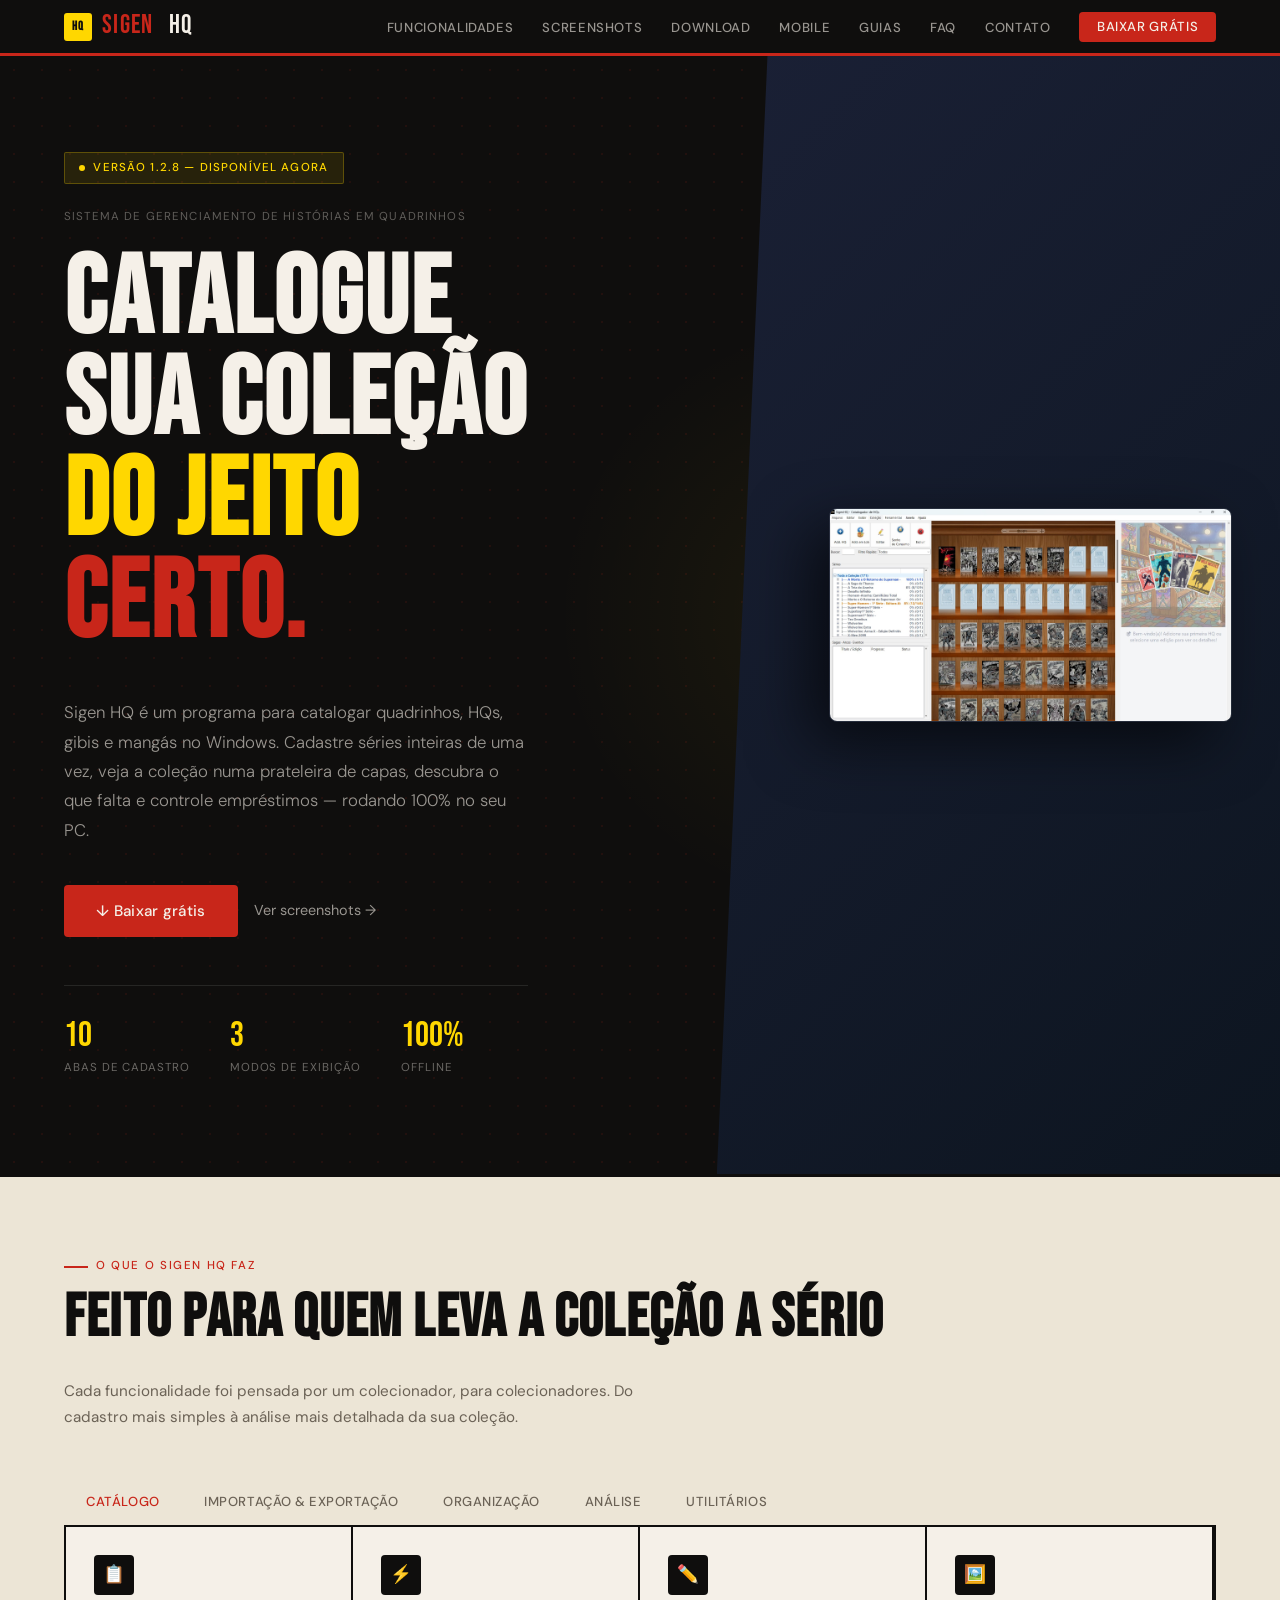
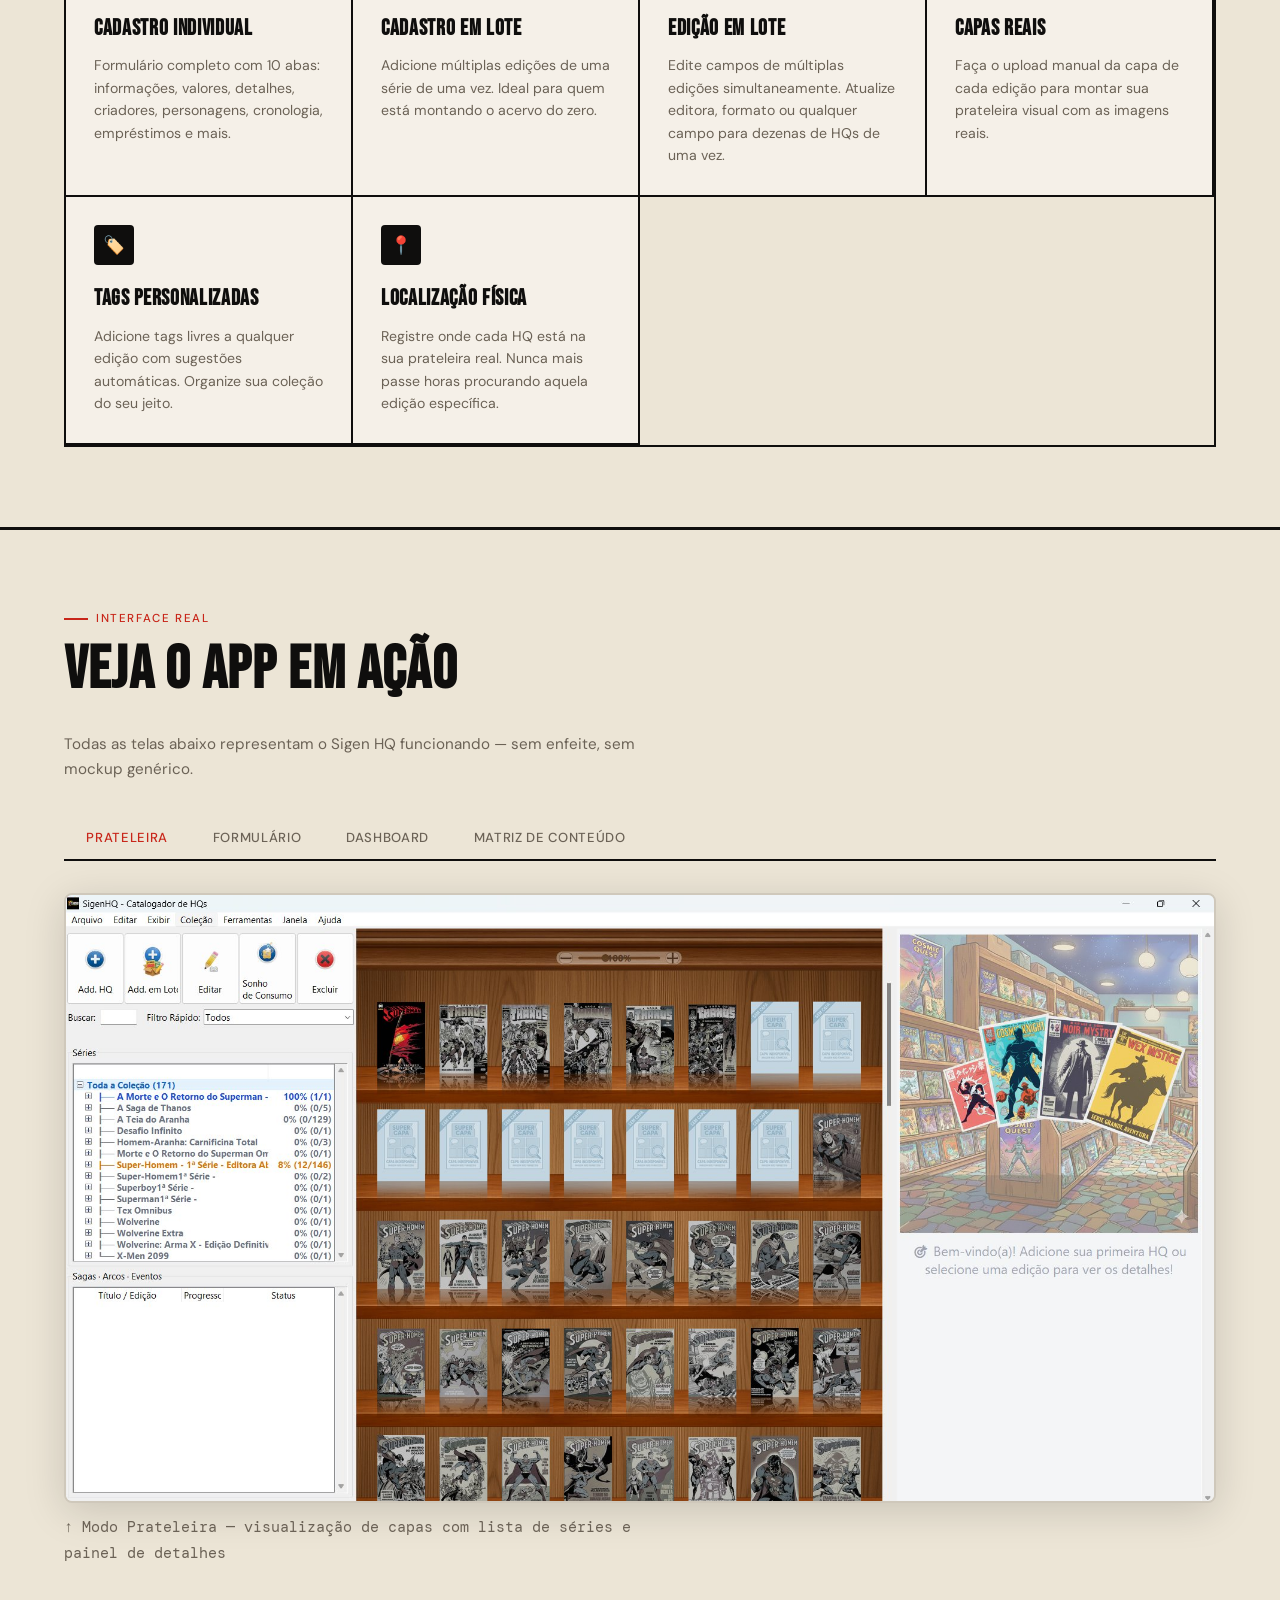
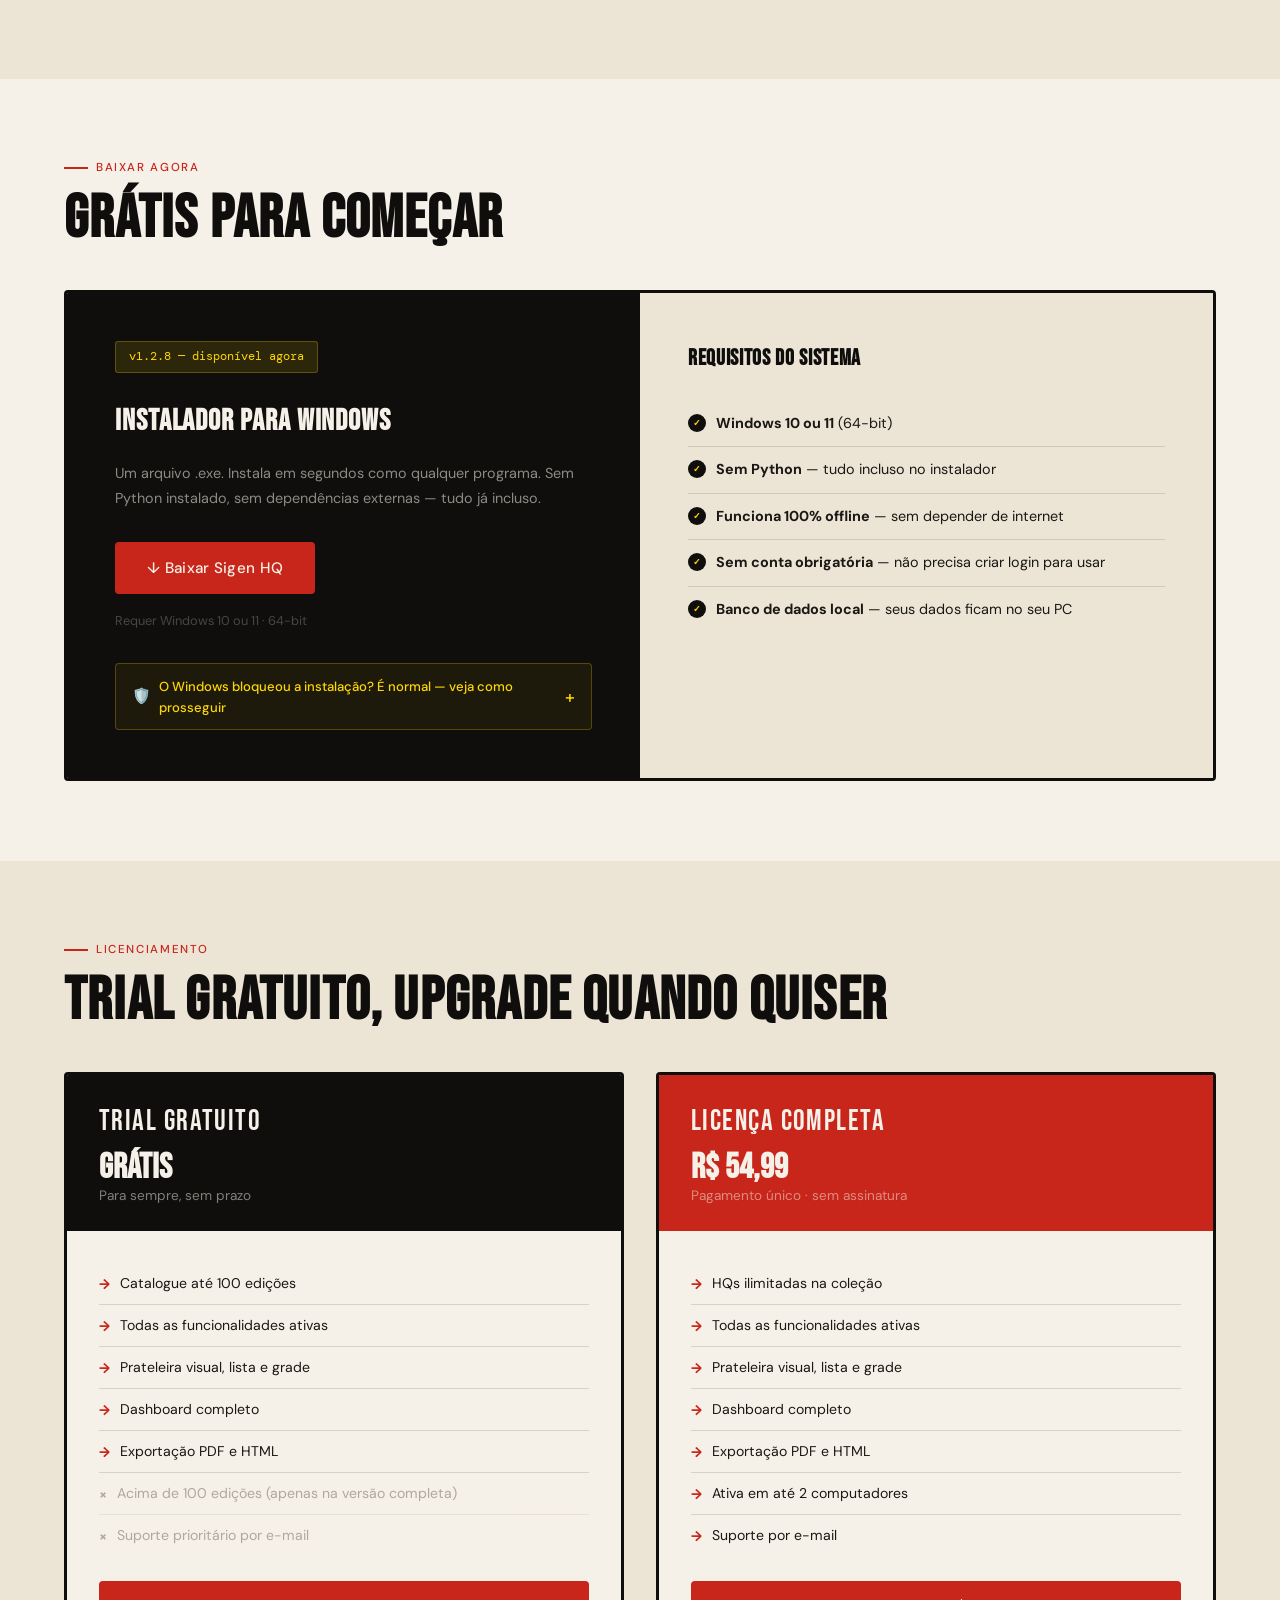
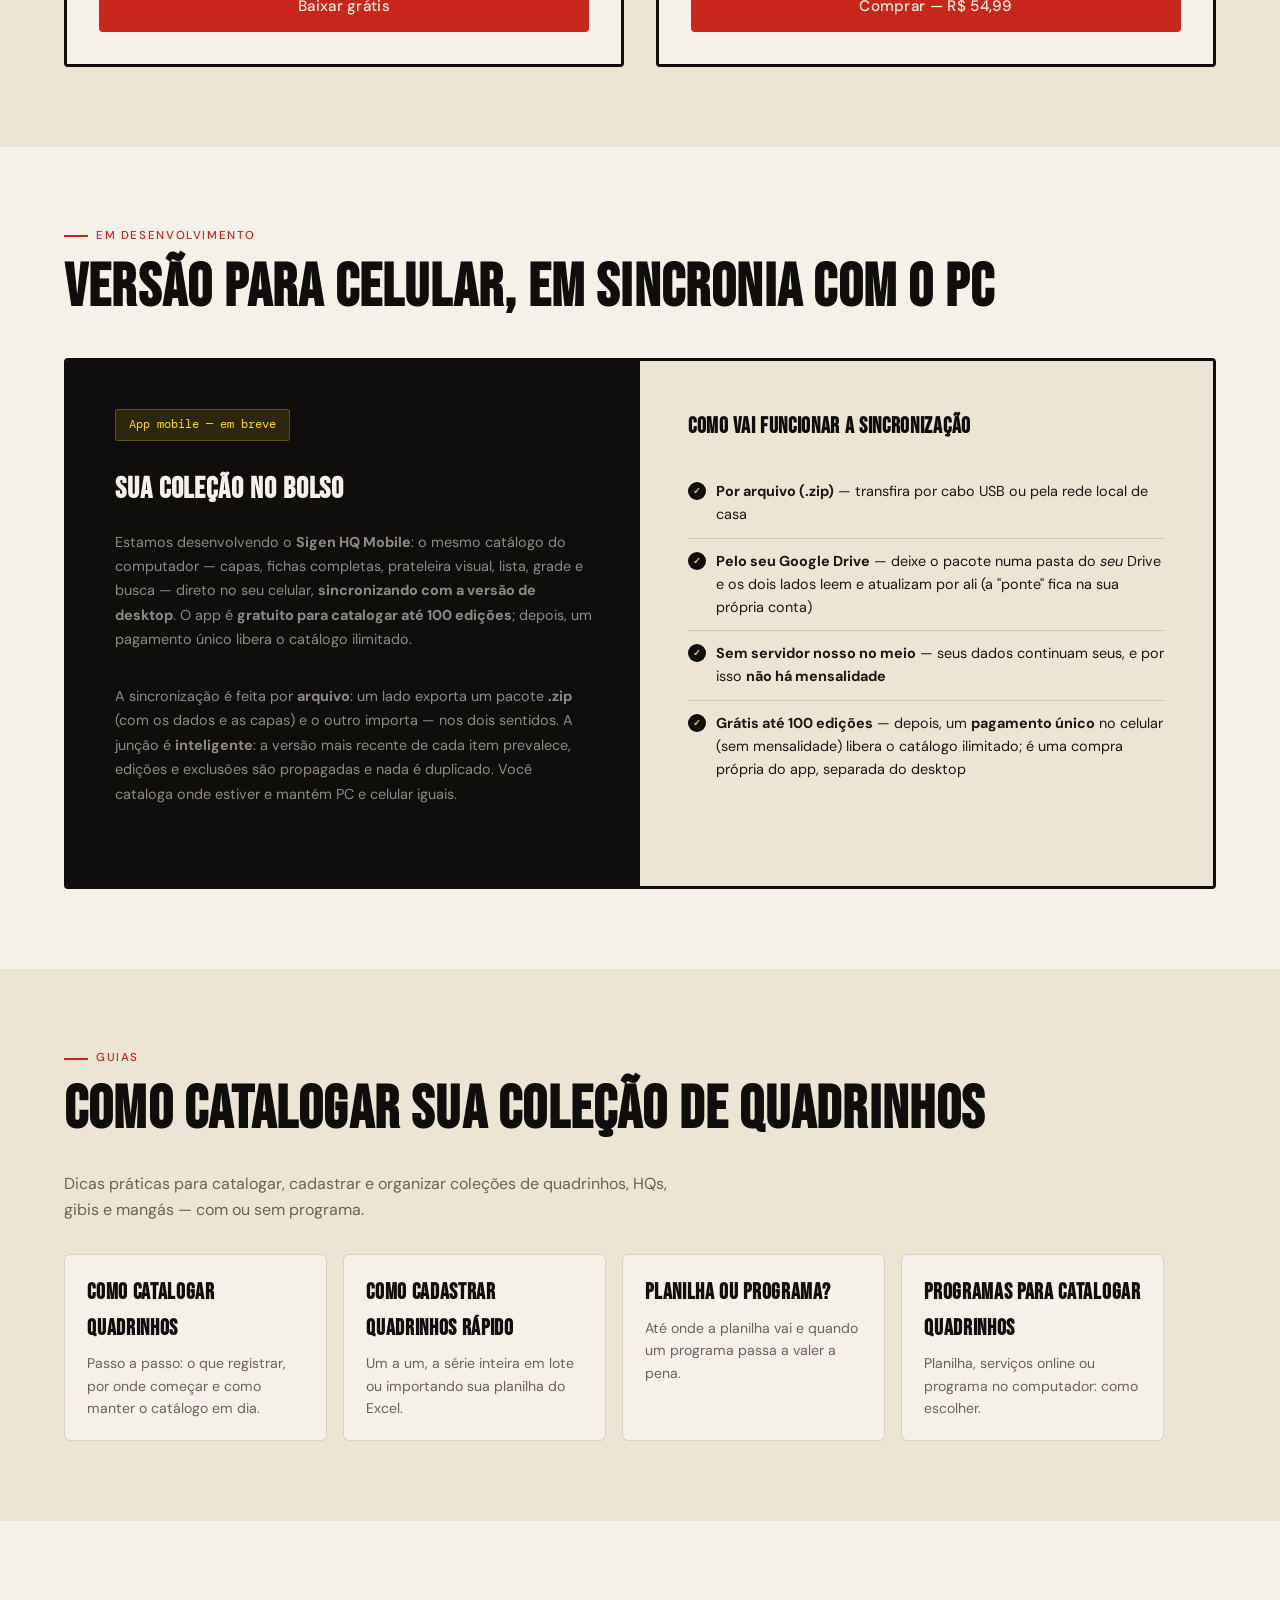
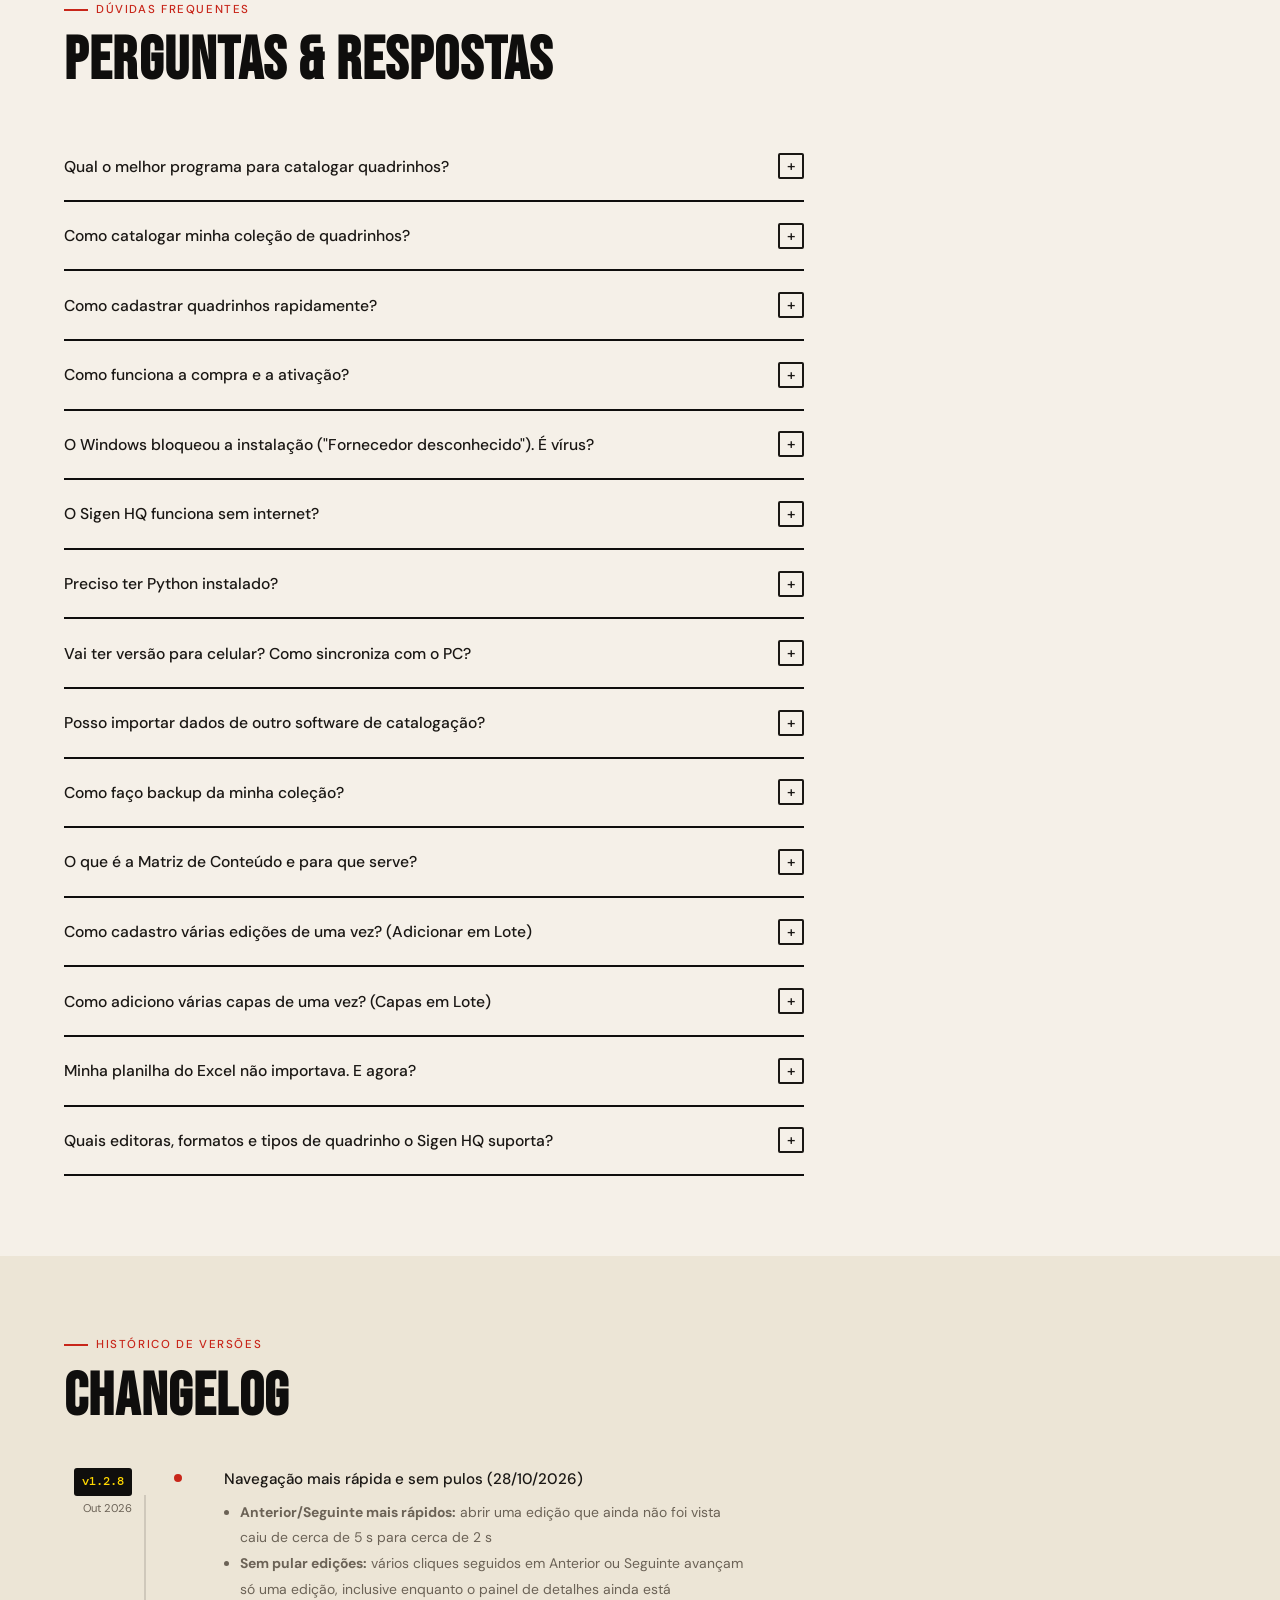
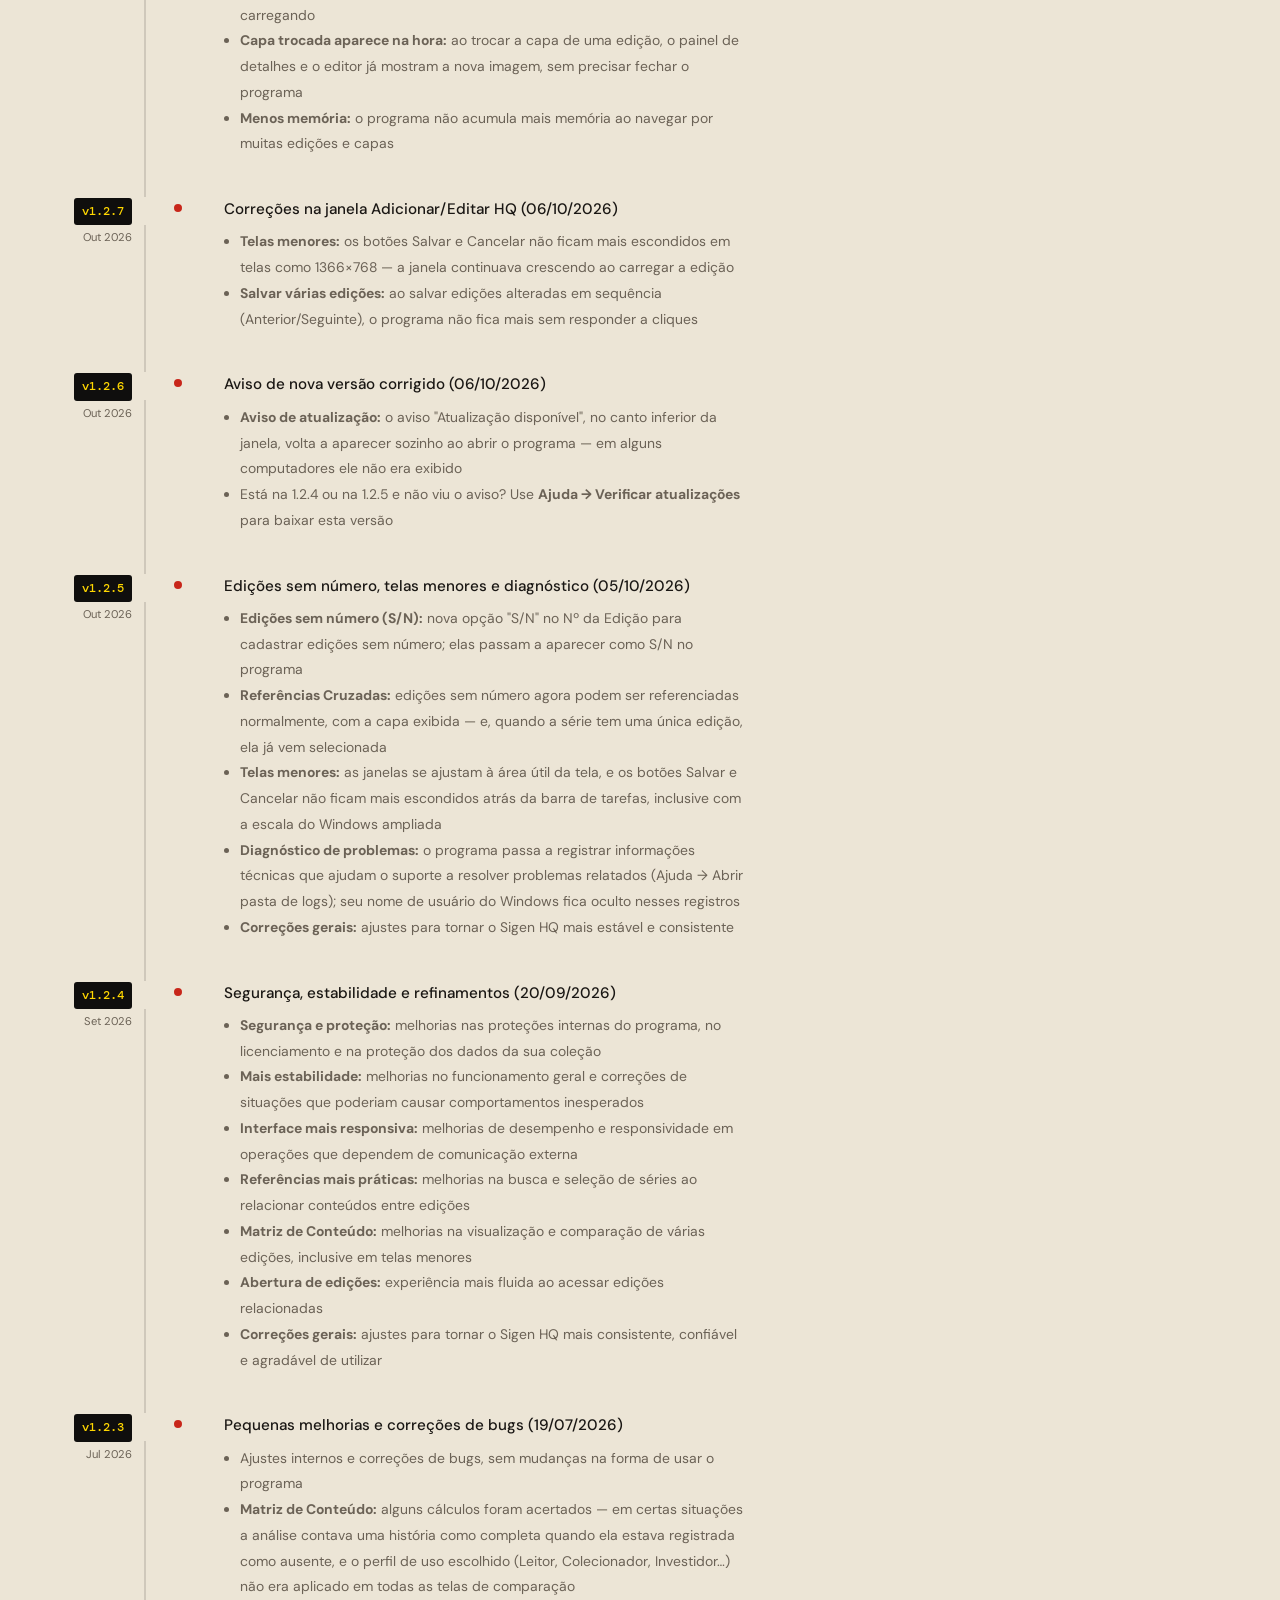
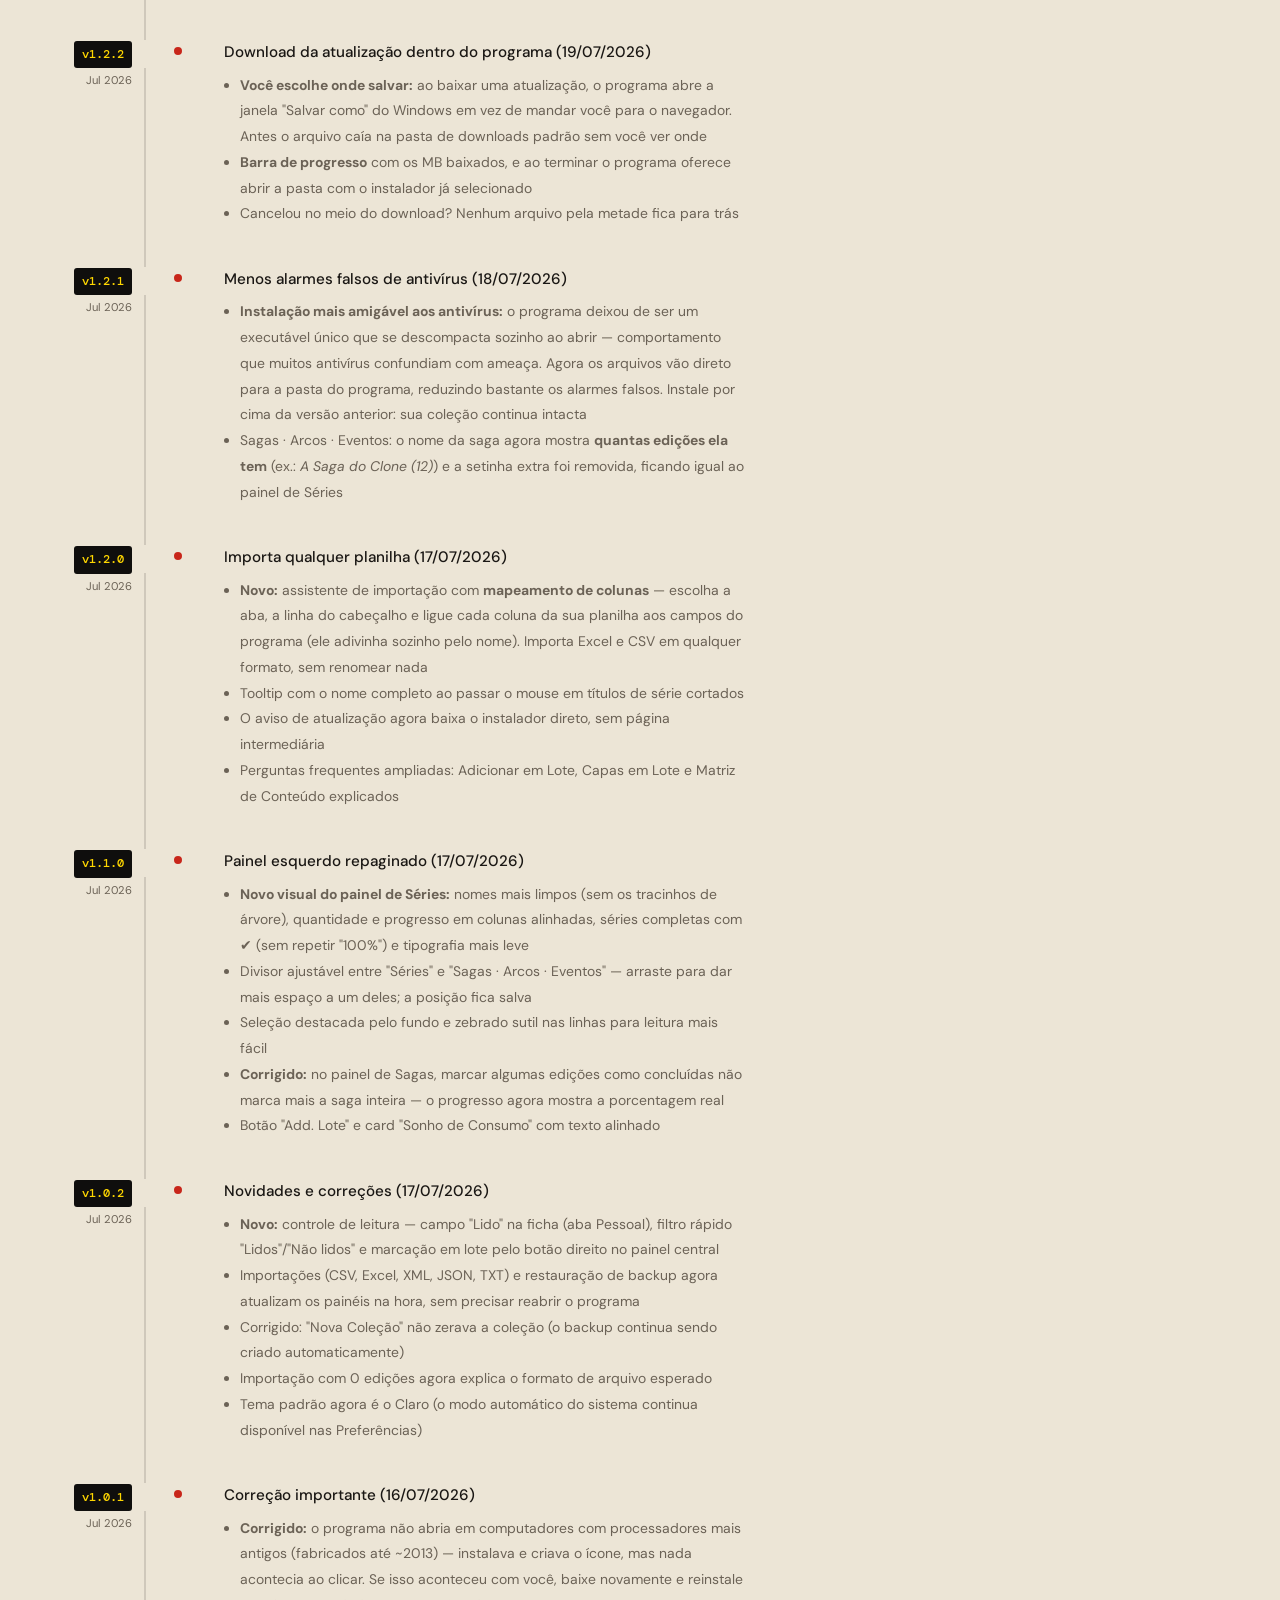
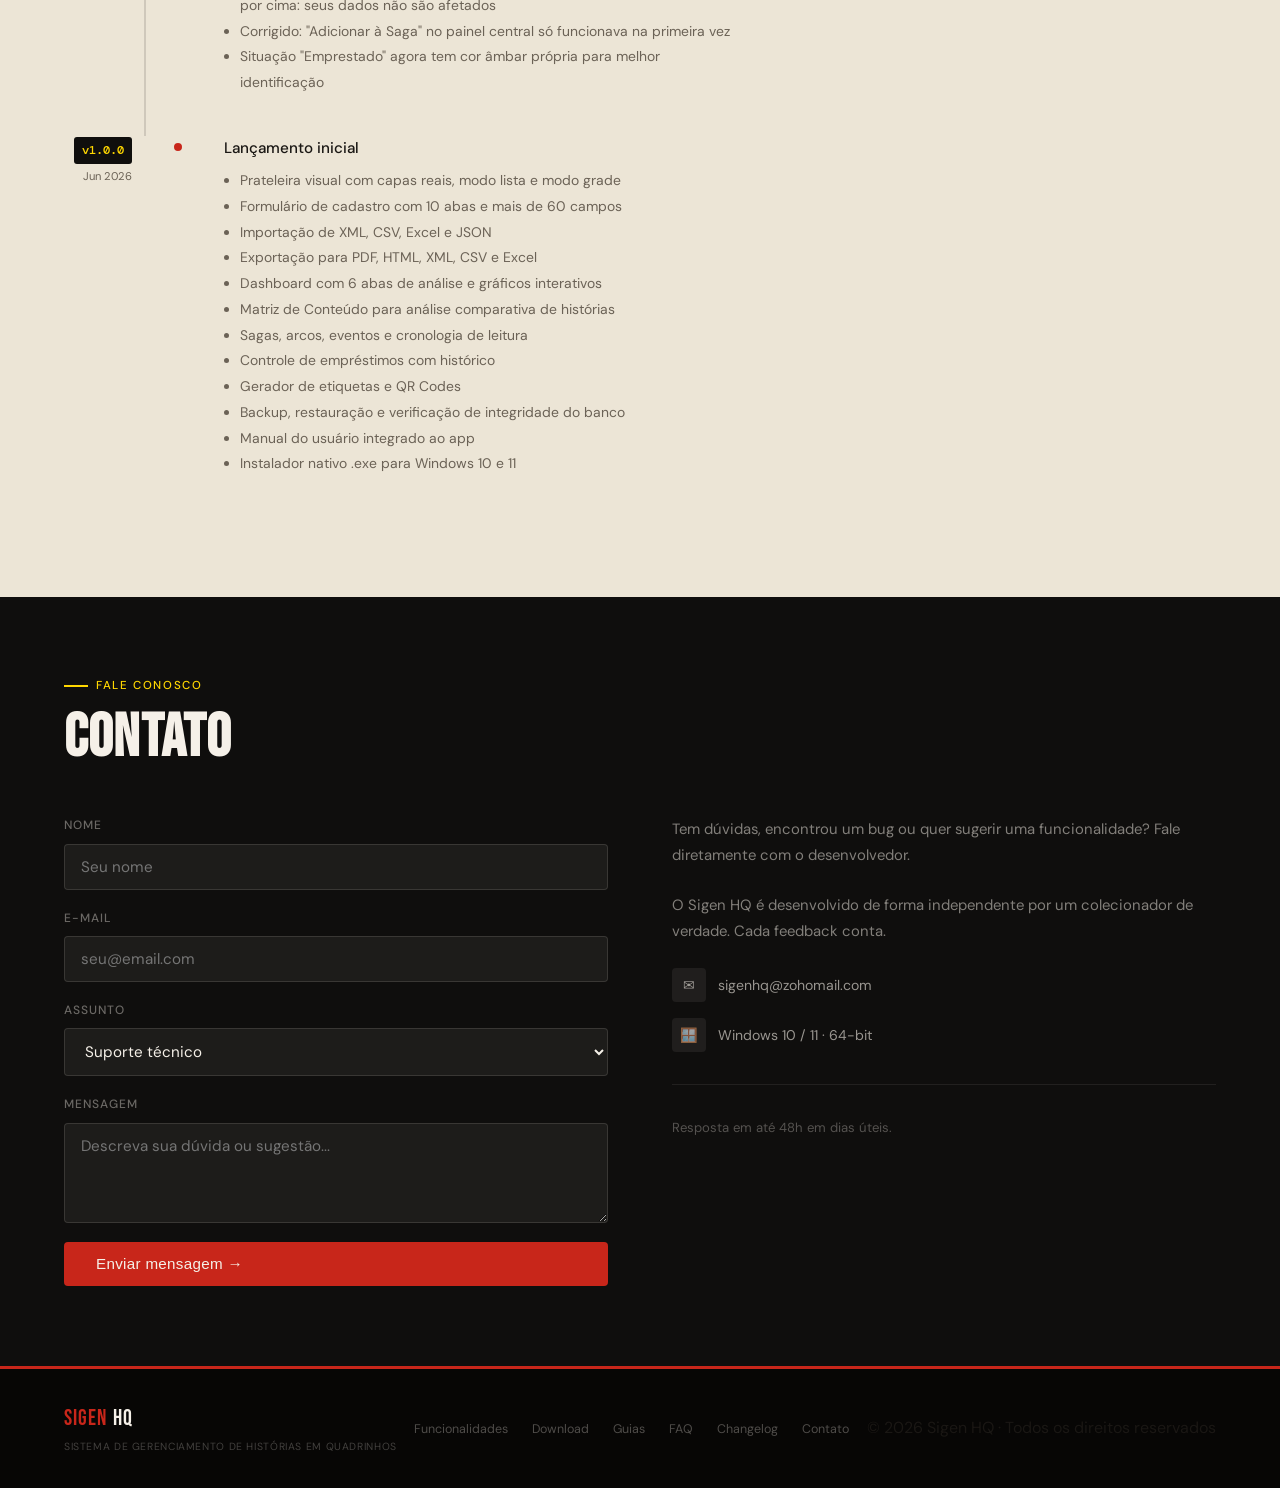
<file: index.html>
<!DOCTYPE html>
<html lang="pt-BR">
<head>
<meta charset="UTF-8">
<meta name="viewport" content="width=device-width, initial-scale=1.0">
<title>Sigen HQ — Programa para catalogar quadrinhos, HQs, gibis e mangás (Windows)</title>
<meta name="description" content="Programa para catalogar quadrinhos, HQs, gibis e mangás no Windows: cadastro em lote, capas, lista de faltantes e backup. Offline e grátis até 100 edições.">
<meta name="keywords" content="catalogador de quadrinhos, organizar coleção de HQs, software para gibis, catálogo de mangás, gerenciar coleção de quadrinhos, app para colecionador de HQ, inventário de quadrinhos, organizar gibis, Sigen HQ">
<meta name="author" content="Sigen HQ">
<meta name="robots" content="index, follow">
<link rel="canonical" href="https://sigenhq.com.br/">
<!-- Open Graph (WhatsApp, Facebook, Instagram, etc.) -->
<meta property="og:type" content="website">
<meta property="og:locale" content="pt_BR">
<meta property="og:site_name" content="Sigen HQ">
<meta property="og:title" content="Sigen HQ — Catalogador de Quadrinhos para Windows">
<meta property="og:description" content="Catalogue sua coleção de HQs: prateleira visual, dashboard, exportação em PDF e muito mais. Trial grátis até 100 edições.">
<meta property="og:url" content="https://sigenhq.com.br/">
<meta property="og:image" content="https://sigenhq.com.br/og-image.png">
<meta property="og:image:width" content="1200">
<meta property="og:image:height" content="630">
<!-- Twitter / X -->
<meta name="twitter:card" content="summary_large_image">
<meta name="twitter:title" content="Sigen HQ — Catalogador de Quadrinhos para Windows">
<meta name="twitter:description" content="Catalogue sua coleção de HQs: prateleira visual, dashboard, exportação em PDF. Trial grátis até 100 edições.">
<meta name="twitter:image" content="https://sigenhq.com.br/og-image.png">
<!-- Dados estruturados (Google) -->
<script type="application/ld+json">
{
  "@context": "https://schema.org",
  "@type": "SoftwareApplication",
  "name": "Sigen HQ",
  "applicationCategory": "BusinessApplication",
  "operatingSystem": "Windows",
  "description": "Catalogador completo para coleções de quadrinhos, gibis e mangás. Prateleira visual, dashboard e exportação em PDF.",
  "url": "https://sigenhq.com.br/",
  "offers": { "@type": "Offer", "price": "54.99", "priceCurrency": "BRL" }
}
</script>
<script type="application/ld+json">
{
  "@context": "https://schema.org",
  "@type": "FAQPage",
  "mainEntity": [
    {
      "@type": "Question",
      "name": "Qual o melhor programa para catalogar quadrinhos?",
      "acceptedAnswer": { "@type": "Answer", "text": "Depende da coleção. Para uma lista pequena, uma planilha resolve. Para catalogar quadrinhos, HQs, gibis e mangás de qualquer editora, em português, com os dados no próprio computador e sem assinatura, o Sigen HQ é um programa para Windows que funciona offline e é grátis até 100 edições. Veja o comparativo completo em https://sigenhq.com.br/guias/programas-para-catalogar-quadrinhos/" }
    },
    {
      "@type": "Question",
      "name": "Como catalogar minha coleção de quadrinhos?",
      "acceptedAnswer": { "@type": "Answer", "text": "Separe as revistas por série e número, registre primeiro o essencial de cada edição (série, número, editora e se você tem ou não), cadastre séries inteiras de uma vez, adicione as capas e cadastre cada compra nova no mesmo dia. Passo a passo em https://sigenhq.com.br/guias/como-catalogar-quadrinhos/" }
    },
    {
      "@type": "Question",
      "name": "Como cadastrar quadrinhos rapidamente?",
      "acceptedAnswer": { "@type": "Answer", "text": "Cadastre a série inteira em lote, informando a faixa de números e os dados comuns uma única vez, e marque as edições que você já tem. Se a coleção estiver numa planilha do Excel, importe a planilha em vez de redigitar. Detalhes em https://sigenhq.com.br/guias/como-cadastrar-quadrinhos/" }
    }
  ]
}
</script>
<link rel="preconnect" href="https://fonts.googleapis.com">
<link rel="preconnect" href="https://fonts.gstatic.com" crossorigin>
<link href="https://fonts.googleapis.com/css2?family=Bebas+Neue&family=DM+Sans:ital,opsz,wght@0,9..40,300;0,9..40,400;0,9..40,500;1,9..40,300&family=DM+Mono:wght@400;500&display=swap" rel="stylesheet">
<style>
*,*::before,*::after{box-sizing:border-box;margin:0;padding:0}

:root{
  --ink:#0f0e0d;
  --paper:#f5f0e8;
  --paper-dark:#ece5d6;
  --red:#c8261a;
  --red-dark:#9e1c12;
  --gold:#ffd700;
  --gold-dim:#c9a800;
  --blue:#1565c0;
  --blue-light:#e3f2fd;
  --text:#1a1714;
  --muted:#6b6256;
  --border:rgba(15,14,13,0.13);
  --radius:4px;
}

html{scroll-behavior:smooth}

body{
  font-family:'DM Sans',sans-serif;
  background:var(--paper);
  color:var(--text);
  font-size:16px;
  line-height:1.6;
  overflow-x:hidden;
}

body::before{
  content:'';
  position:fixed;
  inset:0;
  background-image:url("data:image/svg+xml,%3Csvg xmlns='http://www.w3.org/2000/svg' width='4' height='4'%3E%3Ccircle cx='1' cy='1' r='0.5' fill='%230f0e0d' opacity='0.035'/%3E%3C/svg%3E");
  pointer-events:none;
  z-index:0;
}

/* ── NAV ── */
nav{
  position:sticky;top:0;z-index:100;
  background:var(--ink);
  display:flex;align-items:center;justify-content:space-between;
  padding:0 clamp(1.5rem,5vw,4rem);
  height:56px;
  border-bottom:3px solid var(--red);
}

.nav-logo{
  font-family:'Bebas Neue',sans-serif;
  font-size:1.6rem;color:var(--paper);
  letter-spacing:.05em;text-decoration:none;
  display:flex;align-items:center;gap:10px;
}
.nav-logo-icon{
  width:28px;height:28px;
  background:var(--gold);
  border-radius:3px;
  display:flex;align-items:center;justify-content:center;
  font-size:.75rem;color:var(--ink);font-weight:700;
}
.nav-logo span{color:var(--red);}

.nav-links{display:flex;gap:1.8rem;list-style:none;align-items:center;}
.nav-links a{
  color:rgba(245,240,232,.6);text-decoration:none;
  font-size:.82rem;font-weight:500;letter-spacing:.05em;
  text-transform:uppercase;transition:color .2s;
}
.nav-links a:hover{color:var(--paper);}
.nav-cta{
  background:var(--red) !important;
  color:var(--paper) !important;
  padding:.4rem 1.1rem;border-radius:var(--radius);
  transition:background .2s !important;
}
.nav-cta:hover{background:var(--red-dark) !important;}

.hamburger{
  display:none;flex-direction:column;gap:5px;
  cursor:pointer;background:none;border:none;padding:4px;
}
.hamburger span{display:block;width:22px;height:2px;background:var(--paper);border-radius:2px;}

/* ── HERO ── */
.hero{
  position:relative;
  min-height:calc(100vh - 56px);
  display:flex;align-items:center;
  padding:clamp(3rem,8vw,6rem) clamp(1.5rem,5vw,4rem);
  overflow:hidden;
  background:var(--ink);
}

.hero-dots{
  position:absolute;inset:0;
  background-image:radial-gradient(circle,rgba(200,38,26,.15) 1px,transparent 1px);
  background-size:28px 28px;opacity:.7;
}

.hero-glow{
  position:absolute;
  width:600px;height:600px;
  background:radial-gradient(circle,rgba(255,215,0,.06) 0%,transparent 70%);
  top:50%;right:10%;transform:translateY(-50%);
  pointer-events:none;
}

.hero-content{position:relative;z-index:2;max-width:580px;}

.hero-badge{
  display:inline-flex;align-items:center;gap:8px;
  background:rgba(255,215,0,.1);
  border:1px solid rgba(255,215,0,.25);
  color:var(--gold);
  font-size:.72rem;font-weight:500;letter-spacing:.1em;
  text-transform:uppercase;padding:.35rem .9rem;
  border-radius:2px;margin-bottom:1.5rem;
}
.hero-badge::before{
  content:'';width:6px;height:6px;background:var(--gold);
  border-radius:50%;animation:pulse 2s infinite;
}
@keyframes pulse{0%,100%{opacity:1;transform:scale(1)}50%{opacity:.5;transform:scale(.8)}}

h1{
  font-family:'Bebas Neue',sans-serif;
  font-size:clamp(3.8rem,8.5vw,7rem);
  line-height:.93;color:var(--paper);
  letter-spacing:.02em;margin-bottom:.4em;
}
h1 .accent{color:var(--red);}
h1 .gold{color:var(--gold);}
h1 .outline{-webkit-text-stroke:2px var(--paper);color:transparent;}

.hero-sub{
  font-size:1.05rem;color:rgba(245,240,232,.6);
  margin-bottom:2.5rem;max-width:460px;
  font-weight:300;line-height:1.75;
}

.hero-actions{display:flex;gap:1rem;flex-wrap:wrap;align-items:center;}

.btn-primary{
  display:inline-flex;align-items:center;gap:10px;
  background:var(--red);color:var(--paper);
  text-decoration:none;font-weight:500;font-size:.95rem;
  padding:.85rem 2rem;border-radius:var(--radius);
  border:none;cursor:pointer;
  transition:background .2s,transform .15s;letter-spacing:.02em;
}
.btn-primary:hover{background:var(--red-dark);transform:translateY(-2px);}
.btn-primary:active{transform:translateY(0);}

.btn-ghost{
  display:inline-flex;align-items:center;gap:8px;
  color:rgba(245,240,232,.6);text-decoration:none;
  font-size:.9rem;padding:.85rem 0;transition:color .2s;
}
.btn-ghost:hover{color:var(--paper);}

.hero-stats{
  display:flex;gap:2.5rem;
  margin-top:3rem;padding-top:2rem;
  border-top:1px solid rgba(245,240,232,.1);
  flex-wrap:wrap;
}
.hero-stat-num{
  font-family:'Bebas Neue',sans-serif;
  font-size:2.2rem;color:var(--gold);display:block;line-height:1;
}
.hero-stat-label{font-size:.72rem;color:rgba(245,240,232,.4);text-transform:uppercase;letter-spacing:.08em;}

/* ── PRATELEIRA HERO ── */
.hero-shelf{
  position:absolute;right:0;top:0;bottom:0;width:44%;
  display:flex;align-items:center;justify-content:center;
  overflow:hidden;
  background:linear-gradient(135deg,#1a2035 0%,#0d1520 100%);
  clip-path:polygon(9% 0,100% 0,100% 100%,0% 100%);
}

.shelf-wrap{
  padding:2rem 3rem 2rem 7rem;
  width:100%;
  animation:float 6s ease-in-out infinite;
}
@keyframes float{0%,100%{transform:translateY(0)}50%{transform:translateY(-10px)}}

.shelf-ui{
  background:#2a1f14;
  border-radius:8px;
  overflow:hidden;
  box-shadow:-20px 20px 60px rgba(0,0,0,.6);
  border:1px solid rgba(255,255,255,.06);
  max-width:360px;
}

.shelf-titlebar{
  background:#1a1208;padding:8px 12px;
  display:flex;align-items:center;gap:7px;
  border-bottom:1px solid rgba(255,255,255,.06);
}
.shelf-dot{width:9px;height:9px;border-radius:50%;}
.shelf-dot:nth-child(1){background:#ff5f57;}
.shelf-dot:nth-child(2){background:#ffbd2e;}
.shelf-dot:nth-child(3){background:#28ca41;}
.shelf-appname{font-size:10px;color:rgba(255,255,255,.25);margin-left:6px;font-family:'DM Mono',monospace;}

.shelf-body{display:flex;height:240px;}

.shelf-sidebar{
  width:110px;background:#1c1208;
  padding:10px 8px;
  border-right:1px solid rgba(255,255,255,.05);
  overflow:hidden;
}
.shelf-serie{
  font-size:9px;font-family:'DM Mono',monospace;
  color:rgba(255,255,255,.25);
  padding:4px 6px;border-radius:3px;
  margin-bottom:2px;white-space:nowrap;overflow:hidden;text-overflow:ellipsis;
}
.shelf-serie.active{background:rgba(200,38,26,.25);color:#f08070;}
.shelf-serie.gold{color:var(--gold);opacity:.7;}

.shelf-main{flex:1;padding:8px;background:#241a0e;position:relative;}

.shelf-row{
  display:flex;align-items:flex-end;gap:3px;
  padding:4px 0;
  border-bottom:3px solid #3d2a15;
  margin-bottom:2px;
}
.shelf-book{
  width:28px;height:42px;border-radius:2px;flex-shrink:0;
  position:relative;
}
.shelf-book::after{
  content:'';position:absolute;top:0;left:0;right:0;bottom:0;
  background:linear-gradient(90deg,rgba(0,0,0,.3) 0%,transparent 30%);
  border-radius:2px;
}
.b1{background:linear-gradient(160deg,#d32f2f,#7f1c15);}
.b2{background:linear-gradient(160deg,#1565c0,#0d3b7a);}
.b3{background:linear-gradient(160deg,#2e7d32,#145a32);}
.b4{background:linear-gradient(160deg,#6a1b9a,#38006b);}
.b5{background:linear-gradient(160deg,#e65100,#7c2900);}
.b6{background:linear-gradient(160deg,#00695c,#003d33);}
.b7{background:linear-gradient(160deg,#c62828,#7b1313);}
.b8{background:linear-gradient(160deg,#37474f,#1c2f38);}
.b9{background:linear-gradient(160deg,#f9a825,#b37a00);}
.b10{background:linear-gradient(160deg,#1a237e,#0d1257);}
.b-ghost{background:rgba(255,255,255,.06);border:1px dashed rgba(255,255,255,.1);}

.shelf-statusbar{
  background:#1a1208;padding:5px 10px;
  display:flex;justify-content:space-between;
  border-top:1px solid rgba(255,255,255,.05);
}
.shelf-stat{font-size:8px;color:rgba(255,255,255,.25);font-family:'DM Mono',monospace;}
.shelf-stat span{color:var(--gold);}

/* ── SECTIONS ── */
section{position:relative;z-index:1;padding:clamp(3rem,7vw,5rem) clamp(1.5rem,5vw,4rem);}

.section-label{
  font-size:.72rem;font-weight:500;letter-spacing:.14em;
  text-transform:uppercase;color:var(--red);margin-bottom:.75rem;
  display:flex;align-items:center;gap:8px;
}
.section-label::before{content:'';display:block;width:24px;height:2px;background:var(--red);}

h2{
  font-family:'Bebas Neue',sans-serif;
  font-size:clamp(2.4rem,5vw,3.8rem);
  line-height:1;letter-spacing:.02em;
  margin-bottom:.5em;color:var(--ink);
}

h3{font-family:'Bebas Neue',sans-serif;font-size:1.4rem;letter-spacing:.03em;color:var(--ink);margin-bottom:.5rem;}

/* ── FEATURES GRID ── */
.features-section{background:var(--paper-dark);border-top:3px solid var(--ink);border-bottom:3px solid var(--ink);}

.features-intro{max-width:580px;color:var(--muted);font-size:.95rem;line-height:1.7;margin-bottom:3rem;}

.features-tabs{display:flex;gap:0;border-bottom:2px solid var(--ink);overflow-x:auto;margin-bottom:0;}
.ftab{
  background:none;border:none;
  font-family:'DM Sans',sans-serif;font-size:.82rem;font-weight:500;
  color:var(--muted);padding:.9rem 1.4rem;cursor:pointer;
  border-bottom:2px solid transparent;margin-bottom:-2px;
  white-space:nowrap;letter-spacing:.04em;text-transform:uppercase;
  transition:color .2s,border-color .2s;
}
.ftab.active{color:var(--red);border-bottom-color:var(--red);}
.ftab:hover:not(.active){color:var(--text);}

.features-panel{display:none;}
.features-panel.active{display:grid;grid-template-columns:repeat(auto-fit,minmax(250px,1fr));gap:0;border:2px solid var(--ink);border-top:none;}

.feat-card{
  padding:1.75rem;
  border-right:2px solid var(--ink);
  border-bottom:2px solid var(--ink);
  background:var(--paper);
  transition:background .2s;
}
.feat-card:hover{background:var(--gold);}

.feat-icon{
  width:40px;height:40px;background:var(--ink);border-radius:var(--radius);
  display:flex;align-items:center;justify-content:center;
  margin-bottom:1rem;font-size:1.1rem;
}
.feat-card p{font-size:.88rem;color:var(--muted);line-height:1.6;margin-top:.4rem;}

/* ── SCREENSHOTS ── */
.screenshots-section{background:var(--paper-dark);}
.screenshots-section h2,.screenshots-section .section-label{color:var(--ink);}
.screenshots-section .section-label{color:var(--red);}
.screenshots-section .section-label::before{background:var(--red);}
.screenshots-section p{color:var(--muted);font-size:.95rem;line-height:1.7;max-width:580px;margin-bottom:2rem;}

.ss-tabs{
  display:flex;gap:0;border-bottom:2px solid var(--ink);
  overflow-x:auto;margin-bottom:2rem;
}
.sstab{
  background:none;border:none;
  color:var(--muted);
  font-family:'DM Sans',sans-serif;font-size:.82rem;font-weight:500;
  padding:.85rem 1.4rem;cursor:pointer;
  border-bottom:2px solid transparent;margin-bottom:-2px;
  white-space:nowrap;text-transform:uppercase;letter-spacing:.05em;
  transition:color .2s,border-color .2s;
}
.sstab.active{color:var(--red);border-bottom-color:var(--red);}
.sstab:hover:not(.active){color:var(--text);}

.ss-panel{display:none;}
.ss-panel.active{display:block;}

.ss-real-img{
  border-radius:8px;overflow:hidden;
  border:2px solid var(--border);
  box-shadow:0 8px 40px rgba(0,0,0,.15);
  line-height:0;
}
.ss-real-img img{
  width:100%;height:auto;display:block;
}
.ss-real-img--narrow{max-width:560px;}
.ss-caption{
  font-size:.8rem;color:var(--muted);
  margin-top:.75rem;font-family:'DM Mono',monospace;
}

.ss-frame{
  background:#f5f7fa;border-radius:8px;
  overflow:hidden;border:1px solid rgba(255,255,255,.08);
  box-shadow:0 24px 80px rgba(0,0,0,.5);
}
.ss-titlebar{
  background:#e8eaed;padding:8px 14px;
  display:flex;align-items:center;gap:7px;
}
.ss-dot{width:10px;height:10px;border-radius:50%;}
.ss-dot:nth-child(1){background:#ff5f57;}
.ss-dot:nth-child(2){background:#ffbd2e;}
.ss-dot:nth-child(3){background:#28ca41;}
.ss-wintitle{font-size:11px;color:#888;margin-left:8px;font-family:'DM Mono',monospace;}

/* PRATELEIRA SCREENSHOT */
.ss-shelf-layout{display:flex;height:360px;}
.ss-left-panel{
  width:200px;flex-shrink:0;background:#fff;
  border-right:1px solid #e0e0e0;
  display:flex;flex-direction:column;
}
.ss-toolbar{
  padding:8px 10px;background:#fff;
  border-bottom:1px solid #e8e8e8;
  display:flex;gap:6px;flex-wrap:wrap;
}
.ss-tbtn{
  background:#f5f5f5;border:1px solid #ddd;
  border-radius:3px;padding:4px 10px;
  font-size:10px;color:#555;cursor:default;
  font-family:'DM Mono',monospace;
}
.ss-tbtn.red{background:#c8261a;border-color:#c8261a;color:#fff;}
.ss-panel-header{
  font-size:10px;font-weight:600;color:#999;
  text-transform:uppercase;letter-spacing:.08em;
  padding:8px 12px 4px;
}
.ss-serie-item{
  padding:5px 12px;font-size:11px;
  display:flex;justify-content:space-between;
  color:#444;cursor:default;
}
.ss-serie-item:hover{background:#f5f5f5;}
.ss-serie-item.active{background:#e3f2fd;color:#1565c0;font-weight:500;}
.ss-serie-item .count{color:#999;font-size:10px;}
.ss-serie-item .pct-gold{color:#c9a800;font-weight:600;}

.ss-shelf-main{flex:1;background:#3d2a15;overflow:hidden;display:flex;flex-direction:column;}
.ss-shelf-zoom{
  background:rgba(0,0,0,.3);padding:4px 12px;
  display:flex;align-items:center;gap:8px;
  border-bottom:1px solid rgba(255,255,255,.1);
}
.ss-zoom-label{font-size:10px;color:rgba(255,255,255,.4);font-family:'DM Mono',monospace;}
.ss-shelf-books{flex:1;padding:8px 12px;overflow:auto;}
.ss-shelf-plank{
  display:flex;align-items:flex-end;gap:4px;
  padding-bottom:6px;
  border-bottom:4px solid #2a1a08;
  margin-bottom:8px;
}
.ss-book{
  width:36px;height:54px;border-radius:2px;flex-shrink:0;
  position:relative;cursor:default;
}
.ss-book.selected{outline:2px solid var(--gold);outline-offset:1px;}
.ss-book::after{
  content:'';position:absolute;inset:0;
  background:linear-gradient(90deg,rgba(0,0,0,.35) 0%,transparent 35%);
  border-radius:2px;
}

.ss-detail-panel{
  width:220px;flex-shrink:0;background:#fff;
  border-left:1px solid #e0e0e0;
  padding:12px;overflow:hidden;font-size:11px;
}
.ss-detail-pub{color:#1565c0;font-size:10px;margin-bottom:4px;}
.ss-detail-title{font-size:14px;font-weight:700;color:#1a1714;margin-bottom:2px;}
.ss-detail-num{color:#888;font-size:11px;margin-bottom:8px;}
.ss-detail-cover{
  width:80px;height:118px;border-radius:3px;
  margin-bottom:10px;
  background:linear-gradient(160deg,#d32f2f,#7f1c15);
  display:flex;align-items:center;justify-content:center;
  font-size:9px;color:rgba(255,255,255,.5);font-family:'DM Mono',monospace;text-align:center;padding:4px;
}
.ss-detail-section{font-weight:600;color:#333;font-size:10px;margin:8px 0 4px;text-transform:uppercase;letter-spacing:.06em;}
.ss-detail-row{display:flex;justify-content:space-between;padding:2px 0;border-bottom:1px solid #f0f0f0;color:#555;}
.ss-detail-row span:last-child{color:#1a1714;font-weight:500;}

/* DASHBOARD SCREENSHOT */
.ss-dashboard{background:#f5f7fa;padding:16px;}
.ss-dash-header{
  background:linear-gradient(135deg,var(--red),var(--blue));
  color:#fff;border-radius:6px;
  padding:14px 20px;margin-bottom:14px;
  font-family:'Bebas Neue',sans-serif;font-size:1.4rem;letter-spacing:.05em;
}
.ss-dash-filters{display:flex;gap:8px;margin-bottom:14px;flex-wrap:wrap;}
.ss-filter-chip{
  background:#fff;border:1px solid #ddd;border-radius:20px;
  font-size:10px;color:#555;padding:4px 12px;
  font-family:'DM Mono',monospace;
}
.ss-cards-row{display:grid;grid-template-columns:repeat(7,1fr);gap:8px;margin-bottom:14px;}
.ss-card{
  background:#fff;border-radius:6px;padding:10px;
  border:1px solid #eee;text-align:center;
}
.ss-card-icon{font-size:1.1rem;margin-bottom:4px;}
.ss-card-label{font-size:8px;color:#999;text-transform:uppercase;letter-spacing:.06em;margin-bottom:4px;}
.ss-card-value{font-family:'Bebas Neue',sans-serif;font-size:1.3rem;line-height:1;}
.ss-card-value.red{color:var(--red);}
.ss-card-value.blue{color:var(--blue);}
.ss-card-value.green{color:#2e7d32;}
.ss-card-value.gold{color:var(--gold-dim);}

.ss-dash-bottom{display:grid;grid-template-columns:1fr 1fr;gap:12px;}
.ss-dash-widget{background:#fff;border-radius:6px;padding:12px;border:1px solid #eee;}
.ss-widget-title{font-size:10px;font-weight:600;color:#333;margin-bottom:8px;text-transform:uppercase;letter-spacing:.06em;}
.ss-highlight-item{display:flex;gap:8px;align-items:flex-start;margin-bottom:6px;}
.ss-hl-cover{width:28px;height:40px;border-radius:2px;background:linear-gradient(160deg,#d32f2f,#7f1c15);flex-shrink:0;}
.ss-hl-text{font-size:9px;color:#555;line-height:1.5;}
.ss-hl-text strong{color:#1a1714;font-weight:600;display:block;}
.ss-recent-item{font-size:10px;color:#555;padding:3px 0;border-bottom:1px solid #f5f5f5;}
.ss-recent-item span{color:#1565c0;font-weight:500;}

/* FORMULÁRIO SCREENSHOT */
.ss-form-layout{background:#f0f0f0;padding:12px;}
.ss-form-window{background:#fff;border-radius:6px;overflow:hidden;box-shadow:0 4px 20px rgba(0,0,0,.15);}
.ss-form-header{background:#1565c0;color:#fff;padding:8px 14px;font-size:11px;font-weight:600;}
.ss-form-tabs{display:flex;background:#e8eaed;border-bottom:1px solid #ddd;overflow-x:auto;}
.ss-form-tab{
  font-size:9px;padding:6px 10px;color:#666;cursor:default;
  white-space:nowrap;border-right:1px solid #ddd;
  font-family:'DM Mono',monospace;
}
.ss-form-tab.active{background:#fff;color:#1565c0;font-weight:600;}
.ss-form-body{display:grid;grid-template-columns:1fr 1fr;gap:0;}
.ss-form-col{padding:14px;}
.ss-form-col+.ss-form-col{border-left:1px solid #eee;}
.ss-form-group{margin-bottom:10px;}
.ss-form-label{font-size:9px;color:#888;margin-bottom:3px;text-transform:uppercase;letter-spacing:.06em;}
.ss-form-input{
  width:100%;background:#f9f9f9;border:1px solid #ddd;
  border-radius:3px;height:24px;padding:0 8px;
  font-size:10px;color:#333;font-family:'DM Mono',monospace;
}
.ss-form-select{height:24px;font-size:10px;}
.ss-cover-area{
  background:#f5f5f5;border:2px dashed #ddd;
  border-radius:6px;padding:20px;text-align:center;
  margin-top:8px;
}
.ss-cover-placeholder{
  width:60px;height:86px;
  background:linear-gradient(160deg,#e0e0e0,#bdbdbd);
  border-radius:3px;margin:0 auto 8px;
  display:flex;align-items:center;justify-content:center;
  font-size:8px;color:#999;text-align:center;padding:4px;
}
.ss-cover-btn{font-size:9px;color:#1565c0;background:none;border:none;cursor:default;text-decoration:underline;}

/* ── DOWNLOAD ── */
.download-section{background:var(--paper);}
.download-box{
  display:grid;grid-template-columns:1fr 1fr;gap:0;
  border:3px solid var(--ink);border-radius:var(--radius);
  overflow:hidden;margin-top:2.5rem;
}
.download-info{padding:3rem;background:var(--ink);color:var(--paper);}
.download-info h3{color:var(--paper);font-size:1.9rem;margin-bottom:1rem;}
.download-info p{color:rgba(245,240,232,.55);font-size:.9rem;line-height:1.7;margin-bottom:2rem;}
.version-badge{
  display:inline-block;
  background:rgba(255,215,0,.12);border:1px solid rgba(255,215,0,.25);
  color:var(--gold);font-family:'DM Mono',monospace;
  font-size:.78rem;padding:.3rem .8rem;border-radius:3px;margin-bottom:1.5rem;
}
.ss-note{margin-top:1.5rem;border:1px solid rgba(255,215,0,.25);border-radius:var(--radius);background:rgba(255,215,0,.06);}
.ss-note summary{
  cursor:pointer;list-style:none;
  padding:.7rem 1rem;font-size:.82rem;font-weight:500;
  color:var(--gold);display:flex;align-items:center;gap:8px;
}
.ss-note summary::-webkit-details-marker{display:none;}
.ss-note summary::before{content:'🛡️';font-size:.95rem;}
.ss-note summary::after{content:'+';margin-left:auto;font-size:1.1rem;color:var(--gold);}
.ss-note[open] summary::after{content:'−';}
.ss-note-body{padding:0 1rem 1rem;font-size:.85rem;color:rgba(245,240,232,.6);line-height:1.7;}
.ss-note-body p{margin-bottom:.6rem;color:rgba(245,240,232,.6);}
.ss-note-body strong{color:var(--paper);}
.ss-note-body ol{margin:0 0 .6rem 1.1rem;display:flex;flex-direction:column;gap:.35rem;}
.ss-note-foot{font-size:.8rem;color:rgba(245,240,232,.4) !important;}
.ss-note-foot a{color:var(--gold);}
.sys-reqs{padding:3rem;background:var(--paper-dark);}
.sys-reqs h3{margin-bottom:1.5rem;}
.req-list{list-style:none;}
.req-list li{
  display:flex;align-items:flex-start;gap:10px;
  padding:.7rem 0;border-bottom:1px solid var(--border);font-size:.9rem;
}
.req-list li:last-child{border-bottom:none;}
.req-icon{
  width:18px;height:18px;background:var(--ink);border-radius:50%;flex-shrink:0;
  display:flex;align-items:center;justify-content:center;margin-top:2px;
}
.req-icon::after{content:'✓';color:var(--gold);font-size:9px;font-weight:700;}

/* ── PLANOS ── */
.plans-section{background:var(--paper-dark);}
.plans-grid{display:grid;grid-template-columns:1fr 1fr;gap:2rem;margin-top:2.5rem;}
.plan-card{border:3px solid var(--ink);border-radius:var(--radius);overflow:hidden;}
.plan-header{padding:1.5rem 2rem;background:var(--ink);}
.plan-card.featured .plan-header{background:var(--red);}
.plan-name{font-family:'Bebas Neue',sans-serif;font-size:1.8rem;color:var(--paper);letter-spacing:.05em;}
.plan-price{font-size:.85rem;color:rgba(245,240,232,.5);margin-top:.3rem;}
.plan-price strong{font-family:'Bebas Neue',sans-serif;font-size:2.2rem;color:var(--paper);display:block;line-height:1;}
.plan-body{padding:2rem;background:var(--paper);}
.plan-features{list-style:none;}
.plan-features li{
  padding:.55rem 0;border-bottom:1px solid var(--border);
  font-size:.88rem;display:flex;gap:10px;align-items:flex-start;
}
.plan-features li:last-child{border-bottom:none;}
.plan-features li::before{content:'→';color:var(--red);font-weight:700;flex-shrink:0;margin-top:1px;}
.plan-features li.no::before{content:'×';color:var(--muted);}
.plan-features li.no{color:var(--muted);opacity:.5;}
.plan-cta{margin-top:1.5rem;}

/* ── FAQ ── */
.faq-section{background:var(--paper);}
.faq-list{margin-top:2.5rem;max-width:740px;}
.faq-item{border-bottom:2px solid var(--ink);}
.faq-question{
  width:100%;text-align:left;background:none;border:none;
  padding:1.3rem 0;font-family:'DM Sans',sans-serif;
  font-size:.98rem;font-weight:500;color:var(--text);
  cursor:pointer;display:flex;justify-content:space-between;
  align-items:center;gap:1rem;transition:color .2s;
}
.faq-question:hover{color:var(--red);}
.faq-arrow{
  width:26px;height:26px;border:2px solid currentColor;
  border-radius:2px;display:flex;align-items:center;
  justify-content:center;flex-shrink:0;font-size:.95rem;
  transition:transform .25s;
}
.faq-item.open .faq-arrow{transform:rotate(45deg);}
.faq-answer{max-height:0;overflow:hidden;transition:max-height .3s ease;}
.faq-answer-inner{padding:0 0 1.5rem;color:var(--muted);font-size:.92rem;line-height:1.7;}
.faq-answer-inner a{color:var(--red);}

/* ── GUIAS ── */
.guias-section{background:var(--paper-dark);}
.guias-intro{max-width:640px;color:var(--muted);margin-bottom:2rem;}
.guias-grid{display:grid;grid-template-columns:repeat(auto-fit,minmax(240px,1fr));gap:1rem;max-width:1100px;}
.guia-card{display:block;background:var(--paper);border:1px solid var(--border);border-radius:6px;padding:1.25rem 1.4rem;text-decoration:none;color:var(--text);transition:transform .15s,box-shadow .15s;}
.guia-card:hover{transform:translateY(-2px);box-shadow:0 8px 24px rgba(0,0,0,.08);}
.guia-card h3{margin-bottom:.35rem;}
.guia-card p{font-size:.88rem;color:var(--muted);}

/* ── CHANGELOG ── */
.changelog-section{background:var(--paper-dark);}
.changelog-list{margin-top:2.5rem;max-width:680px;}
.changelog-entry{display:flex;gap:2rem;padding-bottom:2.5rem;position:relative;}
.changelog-entry::before{
  content:'';position:absolute;left:80px;top:28px;bottom:0;
  width:2px;background:var(--border);
}
.changelog-entry:last-child::before{display:none;}
.changelog-version{width:68px;flex-shrink:0;text-align:right;}
.version-tag{
  font-family:'DM Mono',monospace;font-size:.75rem;font-weight:500;
  background:var(--ink);color:var(--gold);
  padding:.25rem .5rem;border-radius:3px;display:inline-block;
}
.version-date{font-size:.7rem;color:var(--muted);margin-top:4px;display:block;}
.changelog-dot{width:28px;flex-shrink:0;display:flex;justify-content:center;padding-top:5px;}
.changelog-dot::before{
  content:'';width:12px;height:12px;border-radius:50%;
  background:var(--red);border:2px solid var(--paper-dark);display:block;
}
.changelog-body h4{font-weight:500;font-size:.95rem;margin-bottom:.5rem;}
.changelog-body ul{padding-left:1rem;font-size:.87rem;color:var(--muted);line-height:1.85;}

/* ── CONTATO ── */
.contact-section{background:var(--ink);color:var(--paper);}
.contact-section h2{color:var(--paper);}
.contact-section .section-label{color:var(--gold);}
.contact-section .section-label::before{background:var(--gold);}
.contact-grid{display:grid;grid-template-columns:1fr 1fr;gap:4rem;margin-top:3rem;align-items:start;}
.contact-form{display:flex;flex-direction:column;gap:1.2rem;}
.form-group{display:flex;flex-direction:column;gap:.5rem;}
.form-group label{font-size:.75rem;font-weight:500;letter-spacing:.08em;text-transform:uppercase;color:rgba(245,240,232,.4);}
.form-group input,.form-group textarea,.form-group select{
  background:rgba(245,240,232,.06);border:1px solid rgba(245,240,232,.13);
  border-radius:var(--radius);color:var(--paper);
  font-family:'DM Sans',sans-serif;font-size:.95rem;
  padding:.75rem 1rem;outline:none;transition:border-color .2s;
}
.form-group input:focus,.form-group textarea:focus,.form-group select:focus{border-color:rgba(200,38,26,.5);}
.form-group textarea{resize:vertical;min-height:100px;}
.contact-info p{color:rgba(245,240,232,.5);font-size:.93rem;line-height:1.75;margin-bottom:1.5rem;}
.contact-detail{display:flex;align-items:center;gap:12px;margin-bottom:1rem;font-size:.88rem;color:rgba(245,240,232,.6);}
.c-icon{width:34px;height:34px;background:rgba(245,240,232,.07);border-radius:var(--radius);display:flex;align-items:center;justify-content:center;}

/* ── FOOTER ── */
footer{
  background:#070605;
  padding:2rem clamp(1.5rem,5vw,4rem);
  display:flex;justify-content:space-between;align-items:center;
  flex-wrap:wrap;gap:1rem;
  border-top:3px solid var(--red);
}
.footer-logo{font-family:'Bebas Neue',sans-serif;font-size:1.4rem;color:var(--paper);letter-spacing:.05em;}
.footer-logo span{color:var(--red);}
.footer-sigla{font-family:'DM Sans',sans-serif;font-size:.65rem;color:rgba(245,240,232,.25);letter-spacing:.06em;text-transform:uppercase;font-weight:400;margin-top:2px;}
.hero-sigla{font-size:.72rem;color:rgba(245,240,232,.35);letter-spacing:.1em;text-transform:uppercase;margin-bottom:1.5rem;font-weight:400;}
.footer-links{display:flex;gap:1.5rem;list-style:none;}
.footer-links a{font-size:.78rem;color:rgba(245,240,232,.3);text-decoration:none;transition:color .2s;}
.footer-links a:hover{color:var(--paper);}

/* ── FADE IN ── */
.fade-in{opacity:0;transform:translateY(18px);transition:opacity .6s ease,transform .6s ease;}
.fade-in.visible{opacity:1;transform:translateY(0);}

/* ── RESPONSIVE ── */
@media(max-width:960px){
  .hero-shelf{display:none;}
  .download-box{grid-template-columns:1fr;}
  .plans-grid{grid-template-columns:1fr;}
  .contact-grid{grid-template-columns:1fr;}
  .ss-cards-row{grid-template-columns:repeat(4,1fr);}
}
@media(max-width:660px){
  .nav-links{display:none;}
  .hamburger{display:flex;}
  .nav-links.open{
    display:flex;flex-direction:column;
    position:fixed;top:56px;inset-inline:0;
    background:var(--ink);padding:1.5rem 2rem;gap:1.5rem;
    border-top:2px solid var(--red);z-index:99;
  }
  h1{font-size:3.2rem;}
  .hero-stats{gap:1.5rem;}
  .changelog-entry{flex-direction:column;gap:.5rem;}
  .changelog-entry::before{display:none;}
  .changelog-dot{display:none;}
  .changelog-version{text-align:left;}
  footer{flex-direction:column;text-align:center;}
  .ss-cards-row{grid-template-columns:repeat(2,1fr);}
  .ss-dash-bottom{grid-template-columns:1fr;}
}
</style>
</head>
<body>

<!-- NAV -->
<nav>
  <a class="nav-logo" href="#">
    <div class="nav-logo-icon">HQ</div>
    <span>SIGEN</span>&nbsp;HQ
  </a>
  <ul class="nav-links" id="navLinks">
    <li><a href="#funcionalidades">Funcionalidades</a></li>
    <li><a href="#screenshots">Screenshots</a></li>
    <li><a href="#download">Download</a></li>
    <li><a href="#mobile">Mobile</a></li>
    <li><a href="guias/">Guias</a></li>
    <li><a href="#faq">FAQ</a></li>
    <li><a href="#contato">Contato</a></li>
    <li><a href="#download" class="nav-cta">Baixar grátis</a></li>
  </ul>
  <button class="hamburger" id="hamburger" aria-label="Menu">
    <span></span><span></span><span></span>
  </button>
</nav>

<!-- HERO -->
<section class="hero">
  <div class="hero-dots"></div>
  <div class="hero-glow"></div>

  <div class="hero-shelf">
    <div class="shelf-wrap">
      <img src="screen1.png" alt="Prateleira do Sigen HQ com capas reais organizadas em estantes"
           style="width:100%;max-width:600px;border-radius:8px;display:block;box-shadow:-20px 20px 60px rgba(0,0,0,.6);border:1px solid rgba(255,255,255,.08);">
    </div>
  </div>

  <div class="hero-content">
    <div class="hero-badge">Versão 1.2.8 — disponível agora</div>
    <div class="hero-sigla">Sistema de Gerenciamento de Histórias em Quadrinhos</div>
    <h1>
      Catalogue<br>
      sua coleção<br>
      <span class="gold">do jeito</span><br>
      <span class="accent">certo.</span>
    </h1>
    <p class="hero-sub">
      Sigen HQ é um programa para catalogar quadrinhos, HQs, gibis e mangás no Windows. Cadastre séries inteiras de uma vez, veja a coleção numa prateleira de capas, descubra o que falta e controle empréstimos — rodando 100% no seu PC.
    </p>
    <div class="hero-actions">
      <a href="#download" class="btn-primary">↓ Baixar grátis</a>
      <a href="#screenshots" class="btn-ghost">Ver screenshots →</a>
    </div>
    <div class="hero-stats">
      <div>
        <span class="hero-stat-num">10</span>
        <span class="hero-stat-label">Abas de cadastro</span>
      </div>
      <div>
        <span class="hero-stat-num">3</span>
        <span class="hero-stat-label">Modos de exibição</span>
      </div>
      <div>
        <span class="hero-stat-num">100%</span>
        <span class="hero-stat-label">Offline</span>
      </div>
    </div>
  </div>
</section>

<!-- FUNCIONALIDADES -->
<section class="features-section" id="funcionalidades">
  <div class="section-label">O que o Sigen HQ faz</div>
  <h2>Feito para quem leva a coleção a sério</h2>
  <p class="features-intro">Cada funcionalidade foi pensada por um colecionador, para colecionadores. Do cadastro mais simples à análise mais detalhada da sua coleção.</p>

  <div class="features-tabs">
    <button class="ftab active" onclick="showFtab('catalogo',this)">Catálogo</button>
    <button class="ftab" onclick="showFtab('importexport',this)">Importação & Exportação</button>
    <button class="ftab" onclick="showFtab('organizacao',this)">Organização</button>
    <button class="ftab" onclick="showFtab('analise',this)">Análise</button>
    <button class="ftab" onclick="showFtab('utilitarios',this)">Utilitários</button>
  </div>

  <div class="features-panel active" id="fp-catalogo">
    <div class="feat-card">
      <div class="feat-icon">📋</div>
      <h3>Cadastro individual</h3>
      <p>Formulário completo com 10 abas: informações, valores, detalhes, criadores, personagens, cronologia, empréstimos e mais.</p>
    </div>
    <div class="feat-card">
      <div class="feat-icon">⚡</div>
      <h3>Cadastro em lote</h3>
      <p>Adicione múltiplas edições de uma série de uma vez. Ideal para quem está montando o acervo do zero.</p>
    </div>
    <div class="feat-card">
      <div class="feat-icon">✏️</div>
      <h3>Edição em lote</h3>
      <p>Edite campos de múltiplas edições simultaneamente. Atualize editora, formato ou qualquer campo para dezenas de HQs de uma vez.</p>
    </div>
    <div class="feat-card">
      <div class="feat-icon">🖼️</div>
      <h3>Capas reais</h3>
      <p>Faça o upload manual da capa de cada edição para montar sua prateleira visual com as imagens reais.</p>
    </div>
    <div class="feat-card">
      <div class="feat-icon">🏷️</div>
      <h3>Tags personalizadas</h3>
      <p>Adicione tags livres a qualquer edição com sugestões automáticas. Organize sua coleção do seu jeito.</p>
    </div>
    <div class="feat-card">
      <div class="feat-icon">📍</div>
      <h3>Localização física</h3>
      <p>Registre onde cada HQ está na sua prateleira real. Nunca mais passe horas procurando aquela edição específica.</p>
    </div>
  </div>

  <div class="features-panel" id="fp-importexport">
    <div class="feat-card">
      <div class="feat-icon">📥</div>
      <h3>Importar arquivos</h3>
      <p>Importe sua coleção de XML, CSV, Excel ou JSON. Compatível com exportações de outros catalogadores.</p>
    </div>
    <div class="feat-card">
      <div class="feat-icon">📄</div>
      <h3>Exportar para PDF</h3>
      <p>Gere um catálogo completo em PDF para imprimir ou compartilhar. Também exporta a galeria de capas em PDF.</p>
    </div>
    <div class="feat-card">
      <div class="feat-icon">🌍</div>
      <h3>Exportar HTML</h3>
      <p>Exporte sua coleção como um site HTML navegável — abre no browser, sem precisar do Sigen HQ instalado.</p>
    </div>
    <div class="feat-card">
      <div class="feat-icon">📊</div>
      <h3>Exportar dados</h3>
      <p>XML, CSV, Excel ou JSON — exporte tudo ou só a seleção atual, por série ou lista de faltantes.</p>
    </div>
    <div class="feat-card">
      <div class="feat-icon">🖼️</div>
      <h3>Galeria de capas</h3>
      <p>Exporte uma galeria das capas da sua coleção em PDF ou HTML — perfeito para registrar e compartilhar.</p>
    </div>
  </div>

  <div class="features-panel" id="fp-organizacao">
    <div class="feat-card">
      <div class="feat-icon">📚</div>
      <h3>Séries</h3>
      <p>Crie e gerencie séries. Visualize a completude de cada uma com percentual de edições presentes vs faltantes.</p>
    </div>
    <div class="feat-card">
      <div class="feat-icon">🔗</div>
      <h3>Sagas, arcos e eventos</h3>
      <p>Agrupe edições por sagas, arcos ou eventos crossover. Veja o progresso de leitura de cada agrupamento.</p>
    </div>
    <div class="feat-card">
      <div class="feat-icon">⏱️</div>
      <h3>Cronologia & Vínculos</h3>
      <p>Vincule histórias entre edições diferentes e monte a ordem cronológica correta de leitura de qualquer série.</p>
    </div>
    <div class="feat-card">
      <div class="feat-icon">⭐</div>
      <h3>Wishlist</h3>
      <p>Mantenha uma lista de desejados (Sonho de Consumo) separada da coleção. Saiba exatamente o que está faltando.</p>
    </div>
    <div class="feat-card">
      <div class="feat-icon">✅</div>
      <h3>Checklist de faltantes</h3>
      <p>Veja de um relance quais edições de cada série ainda estão faltando na sua coleção.</p>
    </div>
    <div class="feat-card">
      <div class="feat-icon">🤝</div>
      <h3>Controle de empréstimos</h3>
      <p>Registre para quem emprestou, com data prevista de devolução e histórico completo de cada empréstimo.</p>
    </div>
  </div>

  <div class="features-panel" id="fp-analise">
    <div class="feat-card">
      <div class="feat-icon">📊</div>
      <h3>Dashboard completo</h3>
      <p>6 abas de análise: Resumo, Valores, Leitura, Distribuição, Atividade e Análise de Referências. Com filtros globais por período, série e editora.</p>
    </div>
    <div class="feat-card">
      <div class="feat-icon">💰</div>
      <h3>Análise de valor</h3>
      <p>Compare preço de compra vs valor de mercado, calcule ROI da coleção e veja histograma de distribuição por faixa de preço.</p>
    </div>
    <div class="feat-card">
      <div class="feat-icon">📖</div>
      <h3>Progresso de leitura</h3>
      <p>Acompanhe quantas HQs já leu, por série e por gênero. Registre data de leitura em cada edição.</p>
    </div>
    <div class="feat-card">
      <div class="feat-icon">🧩</div>
      <h3>Matriz de Conteúdo</h3>
      <p>Compare histórias originais entre edições diferentes — identifique conteúdos comuns, exclusivos ou ausentes entre coletâneas.</p>
    </div>
    <div class="feat-card">
      <div class="feat-icon">📈</div>
      <h3>Crescimento da coleção</h3>
      <p>Veja graficamente como sua coleção cresceu ao longo do tempo — mensal, trimestral ou anual.</p>
    </div>
    <div class="feat-card">
      <div class="feat-icon">🎯</div>
      <h3>Completude de dados</h3>
      <p>Identifique gaps no cadastro — quais campos estão sem preenchimento em quais séries — e melhore a qualidade do acervo.</p>
    </div>
  </div>

  <div class="features-panel" id="fp-utilitarios">
    <div class="feat-card">
      <div class="feat-icon">🔍</div>
      <h3>Busca global</h3>
      <p>Busca em título, número e série simultaneamente com resposta em 80ms. Exibe contador de resultados em tempo real.</p>
    </div>
    <div class="feat-card">
      <div class="feat-icon">🏷️</div>
      <h3>Etiquetas e QR Codes</h3>
      <p>Gere etiquetas para organizar fisicamente sua coleção. QR Code vinculado a cada edição no banco de dados.</p>
    </div>
    <div class="feat-card">
      <div class="feat-icon">💾</div>
      <h3>Backup e restauração</h3>
      <p>Faça backup do banco de dados com um clique e restaure quando precisar. Seus dados sempre seguros.</p>
    </div>
    <div class="feat-card">
      <div class="feat-icon">🔧</div>
      <h3>Localizar e substituir</h3>
      <p>Encontre e substitua valores em qualquer campo do banco — útil para corrigir nomes de editoras ou séries em lote.</p>
    </div>
    <div class="feat-card">
      <div class="feat-icon">🛡️</div>
      <h3>Integridade do banco</h3>
      <p>Verificação e otimização automática do banco de dados (vacuum). Mantém o app rápido mesmo com milhares de edições.</p>
    </div>
    <div class="feat-card">
      <div class="feat-icon">📖</div>
      <h3>Manual integrado</h3>
      <p>Manual do usuário e dicas rápidas dentro do próprio app. Não precisa procurar ajuda em outro lugar.</p>
    </div>
  </div>
</section>

<!-- SCREENSHOTS -->
<section class="screenshots-section" id="screenshots">
  <div class="section-label">Interface real</div>
  <h2>Veja o app em ação</h2>
  <p>Todas as telas abaixo representam o Sigen HQ funcionando — sem enfeite, sem mockup genérico.</p>

  <div class="ss-tabs">
    <button class="sstab active" onclick="showSS('prateleira',this)">Prateleira</button>
    <button class="sstab" onclick="showSS('detalhe',this)">Formulário</button>
    <button class="sstab" onclick="showSS('dashboard',this)">Dashboard</button>
    <button class="sstab" onclick="showSS('formulario',this)">Matriz de Conteúdo</button>
  </div>

  <!-- PRATELEIRA -->
  <div class="ss-panel active" id="ss-prateleira">
    <div class="ss-real-img">
      <img src="screen1.png" alt="Prateleira visual do Sigen HQ com capas de quadrinhos organizadas em estantes de madeira">
    </div>
    <p class="ss-caption">↑ Modo Prateleira — visualização de capas com lista de séries e painel de detalhes</p>
  </div>

  <!-- FORMULÁRIO -->
  <div class="ss-panel" id="ss-detalhe">
    <div class="ss-real-img">
      <img src="screen4.png?v=2" alt="Formulário de cadastro de HQ do Sigen HQ com 10 abas">
    </div>
    <p class="ss-caption">↑ Formulário com 10 abas — Informações, Valores, Detalhes, Pessoal, Criadores, Personagens, Referências Cruzadas, Cronologia, Empréstimos e Campos Extras</p>
  </div>

  <!-- DASHBOARD -->
  <div class="ss-panel" id="ss-dashboard">
    <div class="ss-real-img">
      <img src="screen3.png" alt="Dashboard da coleção com métricas, gráficos e destaques">
    </div>
    <p class="ss-caption">↑ Dashboard com 7 métricas, progresso de leitura, destaques e últimas adições — filtrável por período, série e editora</p>
  </div>

  <!-- MATRIZ DE CONTEÚDO -->
  <div class="ss-panel" id="ss-formulario">
    <div class="ss-real-img">
      <img src="screen2.png" alt="Matriz de Conteúdo do Sigen HQ comparando histórias entre edições">
    </div>
    <p class="ss-caption">↑ Matriz de Conteúdo — compara as histórias originais entre edições diferentes, identificando o que é comum, exclusivo ou ausente em cada coletânea</p>
  </div>
</section>


<!-- DOWNLOAD -->
<section class="download-section" id="download">
  <div class="section-label">Baixar agora</div>
  <h2>Grátis para começar</h2>
  <div class="download-box fade-in">
    <div class="download-info">
      <div class="version-badge">v1.2.8 — disponível agora</div>
      <h3>Instalador para Windows</h3>
      <p>Um arquivo .exe. Instala em segundos como qualquer programa. Sem Python instalado, sem dependências externas — tudo já incluso.</p>
      <a href="https://github.com/SigenHQ/sigenhq/releases/latest/download/SigenHQ_Setup_1.2.8.exe" class="btn-primary" style="display:inline-flex;width:fit-content;">↓ Baixar Sigen HQ</a>
      <p style="margin-top:1rem;font-size:.8rem;color:rgba(245,240,232,.25);">Requer Windows 10 ou 11 · 64-bit</p>
      <details class="ss-note">
        <summary>O Windows bloqueou a instalação? É normal — veja como prosseguir</summary>
        <div class="ss-note-body">
          <p>Por ser um programa novo de um desenvolvedor independente, o <strong>Windows Defender SmartScreen</strong> pode exibir um aviso azul de "Fornecedor desconhecido". <strong>Não é vírus</strong> — é só porque o instalador ainda é recente. Para instalar:</p>
          <ol>
            <li>Na janela "O Windows protegeu o computador", clique em <strong>Mais informações</strong>.</li>
            <li>Aparecerá o botão <strong>Executar assim mesmo</strong> — clique nele.</li>
            <li>A instalação segue normalmente.</li>
          </ol>
          <p class="ss-note-foot">Em caso de dúvida, fale com a gente em <strong>sigenhq@zohomail.com</strong>.</p>
        </div>
      </details>
    </div>
    <div class="sys-reqs">
      <h3>Requisitos do sistema</h3>
      <ul class="req-list">
        <li><div class="req-icon"></div><div><strong>Windows 10 ou 11</strong> (64-bit)</div></li>
        <li><div class="req-icon"></div><div><strong>Sem Python</strong> — tudo incluso no instalador</div></li>
        <li><div class="req-icon"></div><div><strong>Funciona 100% offline</strong> — sem depender de internet</div></li>
        <li><div class="req-icon"></div><div><strong>Sem conta obrigatória</strong> — não precisa criar login para usar</div></li>
        <li><div class="req-icon"></div><div><strong>Banco de dados local</strong> — seus dados ficam no seu PC</div></li>
      </ul>
    </div>
  </div>
</section>

<!-- PLANOS -->
<section class="plans-section" id="planos">
  <div class="section-label">Licenciamento</div>
  <h2>Trial gratuito, upgrade quando quiser</h2>
  <div class="plans-grid fade-in">
    <div class="plan-card">
      <div class="plan-header">
        <div class="plan-name">Trial gratuito</div>
        <div class="plan-price"><strong>Grátis</strong>Para sempre, sem prazo</div>
      </div>
      <div class="plan-body">
        <ul class="plan-features">
          <li>Catalogue até 100 edições</li>
          <li>Todas as funcionalidades ativas</li>
          <li>Prateleira visual, lista e grade</li>
          <li>Dashboard completo</li>
          <li>Exportação PDF e HTML</li>
          <li class="no">Acima de 100 edições (apenas na versão completa)</li>
          <li class="no">Suporte prioritário por e-mail</li>
        </ul>
        <div class="plan-cta">
          <a href="#download" class="btn-primary" style="display:block;text-align:center;">Baixar grátis</a>
        </div>
      </div>
    </div>
    <div class="plan-card featured">
      <div class="plan-header">
        <div class="plan-name">Licença completa</div>
        <div class="plan-price"><strong>R$ 54,99</strong>Pagamento único · sem assinatura</div>
      </div>
      <div class="plan-body">
        <ul class="plan-features">
          <li>HQs ilimitadas na coleção</li>
          <li>Todas as funcionalidades ativas</li>
          <li>Prateleira visual, lista e grade</li>
          <li>Dashboard completo</li>
          <li>Exportação PDF e HTML</li>
          <li>Ativa em até 2 computadores</li>
          <li>Suporte por e-mail</li>
        </ul>
        <div class="plan-cta">
          <a href="https://mpago.li/2CZn5Ns" target="_blank" rel="noopener" class="btn-primary" style="display:block;text-align:center;">Comprar — R$ 54,99</a>
        </div>
      </div>
    </div>
  </div>
</section>

<!-- MOBILE -->
<section class="download-section" id="mobile">
  <div class="section-label">Em desenvolvimento</div>
  <h2>Versão para celular, em sincronia com o PC</h2>
  <div class="download-box fade-in">
    <div class="download-info">
      <div class="version-badge">App mobile — em breve</div>
      <h3>Sua coleção no bolso</h3>
      <p>Estamos desenvolvendo o <strong>Sigen HQ Mobile</strong>: o mesmo catálogo do computador — capas, fichas completas, prateleira visual, lista, grade e busca — direto no seu celular, <strong>sincronizando com a versão de desktop</strong>. O app é <strong>gratuito para catalogar até 100 edições</strong>; depois, um pagamento único libera o catálogo ilimitado.</p>
      <p>A sincronização é feita por <strong>arquivo</strong>: um lado exporta um pacote <strong>.zip</strong> (com os dados e as capas) e o outro importa — nos dois sentidos. A junção é <strong>inteligente</strong>: a versão mais recente de cada item prevalece, edições e exclusões são propagadas e nada é duplicado. Você cataloga onde estiver e mantém PC e celular iguais.</p>
    </div>
    <div class="sys-reqs">
      <h3>Como vai funcionar a sincronização</h3>
      <ul class="req-list">
        <li><div class="req-icon"></div><div><strong>Por arquivo (.zip)</strong> — transfira por cabo USB ou pela rede local de casa</div></li>
        <li><div class="req-icon"></div><div><strong>Pelo seu Google Drive</strong> — deixe o pacote numa pasta do <em>seu</em> Drive e os dois lados leem e atualizam por ali (a "ponte" fica na sua própria conta)</div></li>
        <li><div class="req-icon"></div><div><strong>Sem servidor nosso no meio</strong> — seus dados continuam seus, e por isso <strong>não há mensalidade</strong></div></li>
        <li><div class="req-icon"></div><div><strong>Grátis até 100 edições</strong> — depois, um <strong>pagamento único</strong> no celular (sem mensalidade) libera o catálogo ilimitado; é uma compra própria do app, separada do desktop</div></li>
      </ul>
    </div>
  </div>
</section>

<!-- FAQ -->
<section class="guias-section" id="guias">
  <div class="section-label">Guias</div>
  <h2>Como catalogar sua coleção de quadrinhos</h2>
  <p class="guias-intro">Dicas práticas para catalogar, cadastrar e organizar coleções de quadrinhos, HQs, gibis e mangás — com ou sem programa.</p>
  <div class="guias-grid fade-in">
    <a class="guia-card" href="guias/como-catalogar-quadrinhos/">
      <h3>Como catalogar quadrinhos</h3>
      <p>Passo a passo: o que registrar, por onde começar e como manter o catálogo em dia.</p>
    </a>
    <a class="guia-card" href="guias/como-cadastrar-quadrinhos/">
      <h3>Como cadastrar quadrinhos rápido</h3>
      <p>Um a um, a série inteira em lote ou importando sua planilha do Excel.</p>
    </a>
    <a class="guia-card" href="guias/planilha-ou-programa-para-catalogar-hqs/">
      <h3>Planilha ou programa?</h3>
      <p>Até onde a planilha vai e quando um programa passa a valer a pena.</p>
    </a>
    <a class="guia-card" href="guias/programas-para-catalogar-quadrinhos/">
      <h3>Programas para catalogar quadrinhos</h3>
      <p>Planilha, serviços online ou programa no computador: como escolher.</p>
    </a>
  </div>
</section>

<section class="faq-section" id="faq">
  <div class="section-label">Dúvidas frequentes</div>
  <h2>Perguntas &amp; respostas</h2>
  <div class="faq-list fade-in">

    <div class="faq-item">
      <button class="faq-question" onclick="toggleFaq(this)">Qual o melhor programa para catalogar quadrinhos? <div class="faq-arrow">+</div></button>
      <div class="faq-answer"><div class="faq-answer-inner">
        Depende da coleção. Para uma lista pequena, uma planilha resolve. Para catalogar <strong>quadrinhos, HQs, gibis e mangás de qualquer editora</strong>, em português, com os dados no seu próprio computador e <strong>sem assinatura</strong>, o Sigen HQ é um programa para Windows que funciona offline e é <strong>grátis até 100 edições</strong>.
        <br><br>
        As perguntas que ajudam a escolher entre planilha, serviços online e programa no computador estão no guia <a href="guias/programas-para-catalogar-quadrinhos/">programas para catalogar quadrinhos</a>.
      </div></div>
    </div>

    <div class="faq-item">
      <button class="faq-question" onclick="toggleFaq(this)">Como catalogar minha coleção de quadrinhos? <div class="faq-arrow">+</div></button>
      <div class="faq-answer"><div class="faq-answer-inner">
        <strong>1.</strong> Separe as revistas por série e, dentro de cada série, por número.<br>
        <strong>2.</strong> Registre primeiro o essencial de cada edição: série, número, editora e se você tem ou não.<br>
        <strong>3.</strong> Cadastre séries inteiras de uma vez (Adicionar em Lote) em vez de edição por edição.<br>
        <strong>4.</strong> Adicione as capas — de preferência em lote, a partir de uma pasta.<br>
        <strong>5.</strong> Cadastre cada compra nova no mesmo dia e faça backup de tempos em tempos.
        <br><br>
        Passo a passo completo no guia <a href="guias/como-catalogar-quadrinhos/">como catalogar quadrinhos</a>.
      </div></div>
    </div>

    <div class="faq-item">
      <button class="faq-question" onclick="toggleFaq(this)">Como cadastrar quadrinhos rapidamente? <div class="faq-arrow">+</div></button>
      <div class="faq-answer"><div class="faq-answer-inner">
        Cadastre a <strong>série inteira em lote</strong>: informe a faixa de números e os dados comuns (editora, formato, idioma) uma única vez e marque as edições que você já tem — as outras viram sua lista de desejos. Se a coleção já estiver numa <strong>planilha do Excel</strong>, importe a planilha em vez de redigitar. Veja o guia <a href="guias/como-cadastrar-quadrinhos/">como cadastrar quadrinhos rápido</a>.
      </div></div>
    </div>

    <div class="faq-item">
      <button class="faq-question" onclick="toggleFaq(this)">Como funciona a compra e a ativação? <div class="faq-arrow">+</div></button>
      <div class="faq-answer"><div class="faq-answer-inner">
        É simples, pagamento único (sem assinatura):
        <br><br>
        <strong>1.</strong> Clique em <strong>Comprar</strong> — você é levado ao pagamento seguro (Mercado Pago). Pode pagar por PIX, boleto ou cartão.<br>
        <strong>2.</strong> Depois de pagar, abra o Sigen HQ e vá em <strong>Ajuda → Ativar Licença</strong>. Copie o <strong>"ID desta máquina"</strong> e envie para <strong>sigenhq@zohomail.com</strong> junto com o comprovante.<br>
        <strong>3.</strong> Você recebe por e-mail a sua <strong>chave de ativação</strong>.<br>
        <strong>4.</strong> Cole a chave em <strong>Ajuda → Ativar Licença</strong> e pronto — a versão completa é liberada, sem limite de edições.
        <br><br>
        A mesma licença pode ser ativada em <strong>até 2 computadores</strong>. A ativação funciona offline depois de feita.
      </div></div>
    </div>

    <div class="faq-item">
      <button class="faq-question" onclick="toggleFaq(this)">O Windows bloqueou a instalação ("Fornecedor desconhecido"). É vírus? <div class="faq-arrow">+</div></button>
      <div class="faq-answer"><div class="faq-answer-inner">
        Não, não é vírus. Esse aviso azul é do <strong>Windows Defender SmartScreen</strong> e aparece em todo programa novo de desenvolvedor independente que ainda não acumulou histórico de downloads — não tem relação com o conteúdo do arquivo.
        <br><br>
        Para instalar mesmo assim:
        <br><br>
        <strong>1.</strong> Na janela "O Windows protegeu o computador", clique em <strong>Mais informações</strong>.<br>
        <strong>2.</strong> Vai aparecer o botão <strong>Executar assim mesmo</strong> — clique nele.<br>
        <strong>3.</strong> A instalação segue normalmente.
        <br><br>
        Conforme mais pessoas baixam e instalam, o aviso tende a desaparecer sozinho.
      </div></div>
    </div>

    <div class="faq-item">
      <button class="faq-question" onclick="toggleFaq(this)">O Sigen HQ funciona sem internet? <div class="faq-arrow">+</div></button>
      <div class="faq-answer"><div class="faq-answer-inner">Sim, 100% offline. Seus dados ficam num banco de dados local no seu computador — nada é enviado para servidores.</div></div>
    </div>

    <div class="faq-item">
      <button class="faq-question" onclick="toggleFaq(this)">Preciso ter Python instalado? <div class="faq-arrow">+</div></button>
      <div class="faq-answer"><div class="faq-answer-inner">Não. O instalador .exe já traz tudo necessário embutido. Basta instalar como qualquer outro programa do Windows — sem configurar nada.</div></div>
    </div>

    <div class="faq-item">
      <button class="faq-question" onclick="toggleFaq(this)">Vai ter versão para celular? Como sincroniza com o PC? <div class="faq-arrow">+</div></button>
      <div class="faq-answer"><div class="faq-answer-inner">
        Sim — o <strong>Sigen HQ Mobile</strong> (Android) está em desenvolvimento, com o mesmo catálogo da versão de computador.
        <br><br>
        A sincronização é por <strong>arquivo</strong>: o app gera um pacote <strong>.zip</strong> (dados + capas) e o desktop importa, e vice-versa. A junção é inteligente — a versão mais recente de cada item vence, edições e exclusões são propagadas e nada é duplicado.
        <br><br>
        Você pode transferir esse pacote por <strong>cabo USB</strong>, pela <strong>rede local</strong> ou usando o <strong>seu próprio Google Drive</strong> como ponte (o arquivo fica numa pasta da sua conta). Não há servidor nosso no meio — por isso <strong>não cobramos mensalidade</strong>: o acesso completo é liberado com um <strong>pagamento único</strong>.
      </div></div>
    </div>

    <div class="faq-item">
      <button class="faq-question" onclick="toggleFaq(this)">Posso importar dados de outro software de catalogação? <div class="faq-arrow">+</div></button>
      <div class="faq-answer"><div class="faq-answer-inner">Sim. O Sigen HQ importa arquivos XML, CSV, Excel e JSON. Se seu catalogador atual exporta em algum desses formatos, você consegue migrar sua coleção.</div></div>
    </div>

    <div class="faq-item">
      <button class="faq-question" onclick="toggleFaq(this)">Como faço backup da minha coleção? <div class="faq-arrow">+</div></button>
      <div class="faq-answer"><div class="faq-answer-inner">O app tem função de backup integrada com um clique. Também é possível simplesmente copiar o arquivo de banco de dados (.db) para qualquer lugar. Na restauração, basta apontar para o arquivo de backup.</div></div>
    </div>

    <div class="faq-item">
      <button class="faq-question" onclick="toggleFaq(this)">O que é a Matriz de Conteúdo e para que serve? <div class="faq-arrow">+</div></button>
      <div class="faq-answer"><div class="faq-answer-inner">
        A <strong>Matriz de Conteúdo</strong> (menu <strong>Exibir → Matriz de Conteúdo</strong>) é uma ferramenta avançada que analisa <strong>o que está dentro</strong> de cada edição — as histórias originais, arcos e personagens — e não só a capa. Ela tem dois modos:
        <br><br>
        <strong>Análise Estratégica:</strong> mostra o mapeamento completo do conteúdo da série selecionada, com abas de Índice, Cobertura, Métricas e mais.
        <br><br>
        <strong>Comparação Agrupada (Comparar Séries):</strong> coloca duas ou mais edições/séries lado a lado e mostra a <strong>cobertura percentual</strong>, quais histórias cada uma <strong>tem, ganha ou perde</strong> em relação a uma edição de referência.
        <br><br>
        Na prática: antes de comprar um <strong>Omnibus</strong>, uma <strong>Encadernada</strong> ou uma nova coleção, você compara com o que já tem e descobre <strong>qual edição cobre mais histórias</strong> — evitando comprar material repetido. É a ferramenta ideal para colecionadores que têm várias edições do mesmo conteúdo (Panini, Abril, Pipoca &amp; Nanquim, mangás JBC, etc.).
      </div></div>
    </div>

    <div class="faq-item">
      <button class="faq-question" onclick="toggleFaq(this)">Como cadastro várias edições de uma vez? (Adicionar em Lote) <div class="faq-arrow">+</div></button>
      <div class="faq-answer"><div class="faq-answer-inner">
        O <strong>Adicionar em Lote</strong> (menu <strong>Arquivo → Adicionar em Lote</strong>, ou <strong>Ctrl+Shift+N</strong>) cria várias edições de uma série de uma só vez — perfeito para cadastrar uma coleção inteira em segundos, em vez de uma por uma.
        <br><br>
        <strong>1.</strong> Escolha a <strong>série</strong> e a <strong>faixa de números</strong> (ex.: do 1 ao 50).<br>
        <strong>2.</strong> Defina os <strong>dados comuns</strong> a todas (editora, formato, idioma, país…) — preenche uma vez, vale para todas.<br>
        <strong>3.</strong> <strong>Marque quais você já possui</strong> (as não marcadas entram como "Sonho de Consumo" e vão para a sua wishlist).<br>
        <strong>4.</strong> Se quiser, configure <strong>variantes</strong> por edição e <strong>importe as capas</strong> na mesma tela.
        <br><br>
        Se a série já tiver edições cadastradas, o programa as reconhece e mostra a situação de cada uma — sem duplicar. Tudo que você digita nos campos vira opção de seleção para os próximos cadastros.
      </div></div>
    </div>

    <div class="faq-item">
      <button class="faq-question" onclick="toggleFaq(this)">Como adiciono várias capas de uma vez? (Capas em Lote) <div class="faq-arrow">+</div></button>
      <div class="faq-answer"><div class="faq-answer-inner">
        Você não precisa associar capa por capa. O Sigen HQ importa uma <strong>pasta inteira de imagens</strong> e associa automaticamente às edições:
        <br><br>
        <strong>Sequência por série:</strong> aponte a pasta com as capas em ordem numérica e o programa liga cada arquivo à edição correspondente da série (1ª imagem → edição 1, e assim por diante). Ideal quando você tem as capas nomeadas/ordenadas.
        <br><br>
        Também dá para fazer a <strong>seleção visual</strong> das capas de uma pasta dentro da tela de Adicionar/Editar, escolhendo miniatura por miniatura. Formatos aceitos: <strong>JPG, PNG, WEBP e BMP</strong>. É uma das funções mais práticas para montar a prateleira visual rapidamente.
      </div></div>
    </div>

    <div class="faq-item">
      <button class="faq-question" onclick="toggleFaq(this)">Minha planilha do Excel não importava. E agora? <div class="faq-arrow">+</div></button>
      <div class="faq-answer"><div class="faq-answer-inner">
        Cada pessoa monta a planilha do seu jeito (nomes de coluna diferentes, título na primeira linha, várias abas). Por isso o Sigen HQ tem o <strong>assistente de importação com mapeamento de colunas</strong> (menu <strong>Arquivo → Importar Formatos de Dados → Importar planilha com MAPEAMENTO de colunas</strong>):
        <br><br>
        <strong>1.</strong> Escolha a planilha (Excel <strong>.xlsx</strong> ou <strong>.csv</strong>) e, se tiver várias abas, selecione a aba.<br>
        <strong>2.</strong> Indique a <strong>linha do cabeçalho</strong> — o programa mostra uma prévia.<br>
        <strong>3.</strong> <strong>Mapeie cada coluna</strong> da sua planilha para os campos do programa (Série, Número, Editora, Situação…). Ele até <strong>adivinha</strong> o mapeamento pelo nome das colunas.<br>
        <strong>4.</strong> Clique em <strong>Importar</strong> — sem precisar renomear coluna nenhuma.
      </div></div>
    </div>

    <div class="faq-item">
      <button class="faq-question" onclick="toggleFaq(this)">Quais editoras, formatos e tipos de quadrinho o Sigen HQ suporta? <div class="faq-arrow">+</div></button>
      <div class="faq-answer"><div class="faq-answer-inner">
        O Sigen HQ é livre de formato: você cataloga <strong>quadrinhos, HQs, gibis, mangás, graphic novels, encadernados, omnibus e revistas</strong> de <strong>qualquer editora</strong>. Ele já vem com campos e listas prontas para as principais editoras do Brasil — como <strong>Panini</strong>, <strong>JBC</strong>, <strong>Pipoca &amp; Nanquim</strong>, <strong>Abril</strong>, <strong>Devir</strong>, <strong>Mythos</strong>, entre outras — mas você pode adicionar qualquer editora, formato ou idioma novo, e o programa memoriza para os próximos cadastros. Serve tanto para comics americanos e europeus quanto para mangás japoneses e produção nacional.
      </div></div>
    </div>

  </div>
</section>

<!-- CHANGELOG -->
<section class="changelog-section" id="changelog">
  <div class="section-label">Histórico de versões</div>
  <h2>Changelog</h2>
  <div class="changelog-list fade-in">
    <div class="changelog-entry">
      <div class="changelog-version">
        <span class="version-tag">v1.2.8</span>
        <span class="version-date">Out 2026</span>
      </div>
      <div class="changelog-dot"></div>
      <div class="changelog-body">
        <h4>Navegação mais rápida e sem pulos (28/10/2026)</h4>
        <ul>
          <li><strong>Anterior/Seguinte mais rápidos:</strong> abrir uma edição que ainda não foi vista caiu de cerca de 5 s para cerca de 2 s</li>
          <li><strong>Sem pular edições:</strong> vários cliques seguidos em Anterior ou Seguinte avançam só uma edição, inclusive enquanto o painel de detalhes ainda está carregando</li>
          <li><strong>Capa trocada aparece na hora:</strong> ao trocar a capa de uma edição, o painel de detalhes e o editor já mostram a nova imagem, sem precisar fechar o programa</li>
          <li><strong>Menos memória:</strong> o programa não acumula mais memória ao navegar por muitas edições e capas</li>
        </ul>
      </div>
    </div>
    <div class="changelog-entry">
      <div class="changelog-version">
        <span class="version-tag">v1.2.7</span>
        <span class="version-date">Out 2026</span>
      </div>
      <div class="changelog-dot"></div>
      <div class="changelog-body">
        <h4>Correções na janela Adicionar/Editar HQ (06/10/2026)</h4>
        <ul>
          <li><strong>Telas menores:</strong> os botões Salvar e Cancelar não ficam mais escondidos em telas como 1366×768 — a janela continuava crescendo ao carregar a edição</li>
          <li><strong>Salvar várias edições:</strong> ao salvar edições alteradas em sequência (Anterior/Seguinte), o programa não fica mais sem responder a cliques</li>
        </ul>
      </div>
    </div>
    <div class="changelog-entry">
      <div class="changelog-version">
        <span class="version-tag">v1.2.6</span>
        <span class="version-date">Out 2026</span>
      </div>
      <div class="changelog-dot"></div>
      <div class="changelog-body">
        <h4>Aviso de nova versão corrigido (06/10/2026)</h4>
        <ul>
          <li><strong>Aviso de atualização:</strong> o aviso "Atualização disponível", no canto inferior da janela, volta a aparecer sozinho ao abrir o programa — em alguns computadores ele não era exibido</li>
          <li>Está na 1.2.4 ou na 1.2.5 e não viu o aviso? Use <strong>Ajuda → Verificar atualizações</strong> para baixar esta versão</li>
        </ul>
      </div>
    </div>
    <div class="changelog-entry">
      <div class="changelog-version">
        <span class="version-tag">v1.2.5</span>
        <span class="version-date">Out 2026</span>
      </div>
      <div class="changelog-dot"></div>
      <div class="changelog-body">
        <h4>Edições sem número, telas menores e diagnóstico (05/10/2026)</h4>
        <ul>
          <li><strong>Edições sem número (S/N):</strong> nova opção "S/N" no Nº da Edição para cadastrar edições sem número; elas passam a aparecer como S/N no programa</li>
          <li><strong>Referências Cruzadas:</strong> edições sem número agora podem ser referenciadas normalmente, com a capa exibida — e, quando a série tem uma única edição, ela já vem selecionada</li>
          <li><strong>Telas menores:</strong> as janelas se ajustam à área útil da tela, e os botões Salvar e Cancelar não ficam mais escondidos atrás da barra de tarefas, inclusive com a escala do Windows ampliada</li>
          <li><strong>Diagnóstico de problemas:</strong> o programa passa a registrar informações técnicas que ajudam o suporte a resolver problemas relatados (Ajuda → Abrir pasta de logs); seu nome de usuário do Windows fica oculto nesses registros</li>
          <li><strong>Correções gerais:</strong> ajustes para tornar o Sigen HQ mais estável e consistente</li>
        </ul>
      </div>
    </div>
    <div class="changelog-entry">
      <div class="changelog-version">
        <span class="version-tag">v1.2.4</span>
        <span class="version-date">Set 2026</span>
      </div>
      <div class="changelog-dot"></div>
      <div class="changelog-body">
        <h4>Segurança, estabilidade e refinamentos (20/09/2026)</h4>
        <ul>
          <li><strong>Segurança e proteção:</strong> melhorias nas proteções internas do programa, no licenciamento e na proteção dos dados da sua coleção</li>
          <li><strong>Mais estabilidade:</strong> melhorias no funcionamento geral e correções de situações que poderiam causar comportamentos inesperados</li>
          <li><strong>Interface mais responsiva:</strong> melhorias de desempenho e responsividade em operações que dependem de comunicação externa</li>
          <li><strong>Referências mais práticas:</strong> melhorias na busca e seleção de séries ao relacionar conteúdos entre edições</li>
          <li><strong>Matriz de Conteúdo:</strong> melhorias na visualização e comparação de várias edições, inclusive em telas menores</li>
          <li><strong>Abertura de edições:</strong> experiência mais fluida ao acessar edições relacionadas</li>
          <li><strong>Correções gerais:</strong> ajustes para tornar o Sigen HQ mais consistente, confiável e agradável de utilizar</li>
        </ul>
      </div>
    </div>
    <div class="changelog-entry">
      <div class="changelog-version">
        <span class="version-tag">v1.2.3</span>
        <span class="version-date">Jul 2026</span>
      </div>
      <div class="changelog-dot"></div>
      <div class="changelog-body">
        <h4>Pequenas melhorias e correções de bugs (19/07/2026)</h4>
        <ul>
          <li>Ajustes internos e correções de bugs, sem mudanças na forma de usar o programa</li>
          <li><strong>Matriz de Conteúdo:</strong> alguns cálculos foram acertados — em certas situações a análise contava uma história como completa quando ela estava registrada como ausente, e o perfil de uso escolhido (Leitor, Colecionador, Investidor…) não era aplicado em todas as telas de comparação</li>
        </ul>
      </div>
    </div>
    <div class="changelog-entry">
      <div class="changelog-version">
        <span class="version-tag">v1.2.2</span>
        <span class="version-date">Jul 2026</span>
      </div>
      <div class="changelog-dot"></div>
      <div class="changelog-body">
        <h4>Download da atualização dentro do programa (19/07/2026)</h4>
        <ul>
          <li><strong>Você escolhe onde salvar:</strong> ao baixar uma atualização, o programa abre a janela "Salvar como" do Windows em vez de mandar você para o navegador. Antes o arquivo caía na pasta de downloads padrão sem você ver onde</li>
          <li><strong>Barra de progresso</strong> com os MB baixados, e ao terminar o programa oferece abrir a pasta com o instalador já selecionado</li>
          <li>Cancelou no meio do download? Nenhum arquivo pela metade fica para trás</li>
        </ul>
      </div>
    </div>
    <div class="changelog-entry">
      <div class="changelog-version">
        <span class="version-tag">v1.2.1</span>
        <span class="version-date">Jul 2026</span>
      </div>
      <div class="changelog-dot"></div>
      <div class="changelog-body">
        <h4>Menos alarmes falsos de antivírus (18/07/2026)</h4>
        <ul>
          <li><strong>Instalação mais amigável aos antivírus:</strong> o programa deixou de ser um executável único que se descompacta sozinho ao abrir — comportamento que muitos antivírus confundiam com ameaça. Agora os arquivos vão direto para a pasta do programa, reduzindo bastante os alarmes falsos. Instale por cima da versão anterior: sua coleção continua intacta</li>
          <li>Sagas · Arcos · Eventos: o nome da saga agora mostra <strong>quantas edições ela tem</strong> (ex.: <em>A Saga do Clone (12)</em>) e a setinha extra foi removida, ficando igual ao painel de Séries</li>
        </ul>
      </div>
    </div>
    <div class="changelog-entry">
      <div class="changelog-version">
        <span class="version-tag">v1.2.0</span>
        <span class="version-date">Jul 2026</span>
      </div>
      <div class="changelog-dot"></div>
      <div class="changelog-body">
        <h4>Importa qualquer planilha (17/07/2026)</h4>
        <ul>
          <li><strong>Novo:</strong> assistente de importação com <strong>mapeamento de colunas</strong> — escolha a aba, a linha do cabeçalho e ligue cada coluna da sua planilha aos campos do programa (ele adivinha sozinho pelo nome). Importa Excel e CSV em qualquer formato, sem renomear nada</li>
          <li>Tooltip com o nome completo ao passar o mouse em títulos de série cortados</li>
          <li>O aviso de atualização agora baixa o instalador direto, sem página intermediária</li>
          <li>Perguntas frequentes ampliadas: Adicionar em Lote, Capas em Lote e Matriz de Conteúdo explicados</li>
        </ul>
      </div>
    </div>
    <div class="changelog-entry">
      <div class="changelog-version">
        <span class="version-tag">v1.1.0</span>
        <span class="version-date">Jul 2026</span>
      </div>
      <div class="changelog-dot"></div>
      <div class="changelog-body">
        <h4>Painel esquerdo repaginado (17/07/2026)</h4>
        <ul>
          <li><strong>Novo visual do painel de Séries:</strong> nomes mais limpos (sem os tracinhos de árvore), quantidade e progresso em colunas alinhadas, séries completas com ✔ (sem repetir "100%") e tipografia mais leve</li>
          <li>Divisor ajustável entre "Séries" e "Sagas · Arcos · Eventos" — arraste para dar mais espaço a um deles; a posição fica salva</li>
          <li>Seleção destacada pelo fundo e zebrado sutil nas linhas para leitura mais fácil</li>
          <li><strong>Corrigido:</strong> no painel de Sagas, marcar algumas edições como concluídas não marca mais a saga inteira — o progresso agora mostra a porcentagem real</li>
          <li>Botão "Add. Lote" e card "Sonho de Consumo" com texto alinhado</li>
        </ul>
      </div>
    </div>
    <div class="changelog-entry">
      <div class="changelog-version">
        <span class="version-tag">v1.0.2</span>
        <span class="version-date">Jul 2026</span>
      </div>
      <div class="changelog-dot"></div>
      <div class="changelog-body">
        <h4>Novidades e correções (17/07/2026)</h4>
        <ul>
          <li><strong>Novo:</strong> controle de leitura — campo "Lido" na ficha (aba Pessoal), filtro rápido "Lidos"/"Não lidos" e marcação em lote pelo botão direito no painel central</li>
          <li>Importações (CSV, Excel, XML, JSON, TXT) e restauração de backup agora atualizam os painéis na hora, sem precisar reabrir o programa</li>
          <li>Corrigido: "Nova Coleção" não zerava a coleção (o backup continua sendo criado automaticamente)</li>
          <li>Importação com 0 edições agora explica o formato de arquivo esperado</li>
          <li>Tema padrão agora é o Claro (o modo automático do sistema continua disponível nas Preferências)</li>
        </ul>
      </div>
    </div>
    <div class="changelog-entry">
      <div class="changelog-version">
        <span class="version-tag">v1.0.1</span>
        <span class="version-date">Jul 2026</span>
      </div>
      <div class="changelog-dot"></div>
      <div class="changelog-body">
        <h4>Correção importante (16/07/2026)</h4>
        <ul>
          <li><strong>Corrigido:</strong> o programa não abria em computadores com processadores mais antigos (fabricados até ~2013) — instalava e criava o ícone, mas nada acontecia ao clicar. Se isso aconteceu com você, baixe novamente e reinstale por cima: seus dados não são afetados</li>
          <li>Corrigido: "Adicionar à Saga" no painel central só funcionava na primeira vez</li>
          <li>Situação "Emprestado" agora tem cor âmbar própria para melhor identificação</li>
        </ul>
      </div>
    </div>
    <div class="changelog-entry">
      <div class="changelog-version">
        <span class="version-tag">v1.0.0</span>
        <span class="version-date">Jun 2026</span>
      </div>
      <div class="changelog-dot"></div>
      <div class="changelog-body">
        <h4>Lançamento inicial</h4>
        <ul>
          <li>Prateleira visual com capas reais, modo lista e modo grade</li>
          <li>Formulário de cadastro com 10 abas e mais de 60 campos</li>
          <li>Importação de XML, CSV, Excel e JSON</li>
          <li>Exportação para PDF, HTML, XML, CSV e Excel</li>
          <li>Dashboard com 6 abas de análise e gráficos interativos</li>
          <li>Matriz de Conteúdo para análise comparativa de histórias</li>
          <li>Sagas, arcos, eventos e cronologia de leitura</li>
          <li>Controle de empréstimos com histórico</li>
          <li>Gerador de etiquetas e QR Codes</li>
          <li>Backup, restauração e verificação de integridade do banco</li>
          <li>Manual do usuário integrado ao app</li>
          <li>Instalador nativo .exe para Windows 10 e 11</li>
        </ul>
      </div>
    </div>
  </div>
</section>

<!-- CONTATO -->
<section class="contact-section" id="contato">
  <div class="section-label">Fale conosco</div>
  <h2>Contato</h2>
  <div class="contact-grid fade-in">
    <div class="contact-form">
      <div class="form-group"><label>Nome</label><input type="text" placeholder="Seu nome"></div>
      <div class="form-group"><label>E-mail</label><input type="email" placeholder="seu@email.com"></div>
      <div class="form-group">
        <label>Assunto</label>
        <select>
          <option>Suporte técnico</option>
          <option>Problema com ativação</option>
          <option>Sugestão de funcionalidade</option>
          <option>Reporte de bug</option>
          <option>Quero saber quando lançar</option>
          <option>Outro</option>
        </select>
      </div>
      <div class="form-group"><label>Mensagem</label><textarea placeholder="Descreva sua dúvida ou sugestão..."></textarea></div>
      <button class="btn-primary" onclick="handleForm(event)">Enviar mensagem →</button>
    </div>
    <div class="contact-info">
      <p>Tem dúvidas, encontrou um bug ou quer sugerir uma funcionalidade? Fale diretamente com o desenvolvedor.</p>
      <p>O Sigen HQ é desenvolvido de forma independente por um colecionador de verdade. Cada feedback conta.</p>
      <div class="contact-detail"><div class="c-icon">✉</div><span>sigenhq@zohomail.com</span></div>
      <div class="contact-detail"><div class="c-icon">🪟</div><span>Windows 10 / 11 · 64-bit</span></div>
      <div style="margin-top:2rem;padding-top:2rem;border-top:1px solid rgba(245,240,232,.08);font-size:.82rem;color:rgba(245,240,232,.3);line-height:1.7;">
        Resposta em até 48h em dias úteis.
      </div>
    </div>
  </div>
</section>

<!-- FOOTER -->
<footer>
  <div class="footer-logo"><span>SIGEN</span> HQ<div class="footer-sigla">Sistema de Gerenciamento de Histórias em Quadrinhos</div></div>
  <ul class="footer-links">
    <li><a href="#funcionalidades">Funcionalidades</a></li>
    <li><a href="#download">Download</a></li>
    <li><a href="guias/">Guias</a></li>
    <li><a href="#faq">FAQ</a></li>
    <li><a href="#changelog">Changelog</a></li>
    <li><a href="#contato">Contato</a></li>
  </ul>
  <div class="footer-copy">© 2026 Sigen HQ · Todos os direitos reservados</div>
</footer>

<script>
const hamburger = document.getElementById('hamburger');
const navLinks = document.getElementById('navLinks');
hamburger.addEventListener('click', () => navLinks.classList.toggle('open'));
navLinks.querySelectorAll('a').forEach(a => a.addEventListener('click', () => navLinks.classList.remove('open')));

function showFtab(name, btn) {
  document.querySelectorAll('.features-panel').forEach(p => p.classList.remove('active'));
  document.querySelectorAll('.ftab').forEach(b => b.classList.remove('active'));
  document.getElementById('fp-' + name).classList.add('active');
  btn.classList.add('active');
}

function showSS(name, btn) {
  document.querySelectorAll('.ss-panel').forEach(p => p.classList.remove('active'));
  document.querySelectorAll('.sstab').forEach(b => b.classList.remove('active'));
  document.getElementById('ss-' + name).classList.add('active');
  btn.classList.add('active');
}

function toggleFaq(btn) {
  const item = btn.closest('.faq-item');
  const answer = item.querySelector('.faq-answer');
  const isOpen = item.classList.contains('open');
  document.querySelectorAll('.faq-item.open').forEach(i => {
    i.classList.remove('open');
    i.querySelector('.faq-answer').style.maxHeight = '0';
  });
  if (!isOpen) {
    item.classList.add('open');
    answer.style.maxHeight = answer.scrollHeight + 'px';
  }
}

function handleForm(e) {
  e.preventDefault();
  const btn = e.target;
  btn.textContent = 'Mensagem enviada ✓';
  btn.style.background = '#1a5c3a';
  setTimeout(() => { btn.textContent = 'Enviar mensagem →'; btn.style.background = ''; }, 3000);
}

const observer = new IntersectionObserver(entries => {
  entries.forEach(e => { if (e.isIntersecting) { e.target.classList.add('visible'); observer.unobserve(e.target); } });
}, { threshold: 0.1 });
document.querySelectorAll('.fade-in').forEach(el => observer.observe(el));
</script>
</body>
</html>
</file>
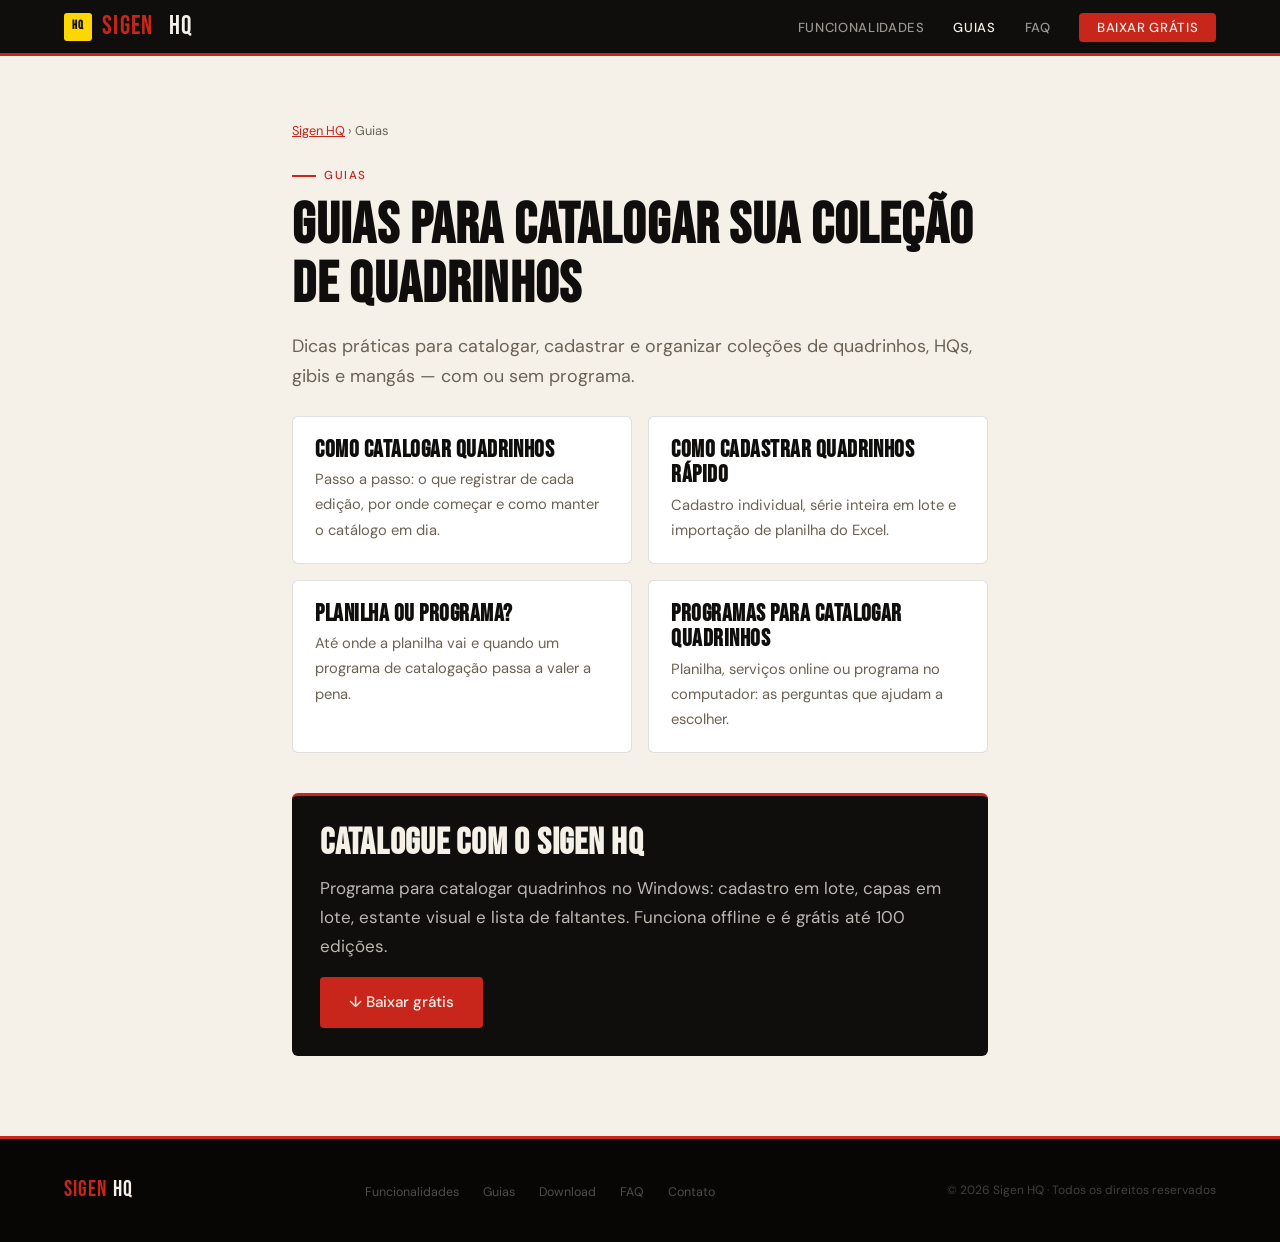
<file: guias/index.html>
<!DOCTYPE html>
<html lang="pt-BR">
<head>
<meta charset="UTF-8">
<meta name="viewport" content="width=device-width, initial-scale=1.0">
<title>Guias para catalogar e organizar sua coleção de quadrinhos | Sigen HQ</title>
<meta name="description" content="Guias práticos para catalogar, cadastrar e organizar coleções de quadrinhos, HQs, gibis e mangás: passo a passo, cadastro em lote, planilha ou programa e comparativo de programas.">
<link rel="canonical" href="https://sigenhq.com.br/guias/">
<meta property="og:type" content="website">
<meta property="og:locale" content="pt_BR">
<meta property="og:site_name" content="Sigen HQ">
<meta property="og:title" content="Guias para catalogar sua coleção de quadrinhos">
<meta property="og:description" content="Passo a passo, cadastro em lote, planilha ou programa e comparativo de programas para catalogar HQs.">
<meta property="og:url" content="https://sigenhq.com.br/guias/">
<meta property="og:image" content="https://sigenhq.com.br/og-image.png">
<script type="application/ld+json">
{
  "@context": "https://schema.org",
  "@type": "BreadcrumbList",
  "itemListElement": [
    { "@type": "ListItem", "position": 1, "name": "Sigen HQ", "item": "https://sigenhq.com.br/" },
    { "@type": "ListItem", "position": 2, "name": "Guias", "item": "https://sigenhq.com.br/guias/" }
  ]
}
</script>
<link rel="preconnect" href="https://fonts.googleapis.com">
<link rel="preconnect" href="https://fonts.gstatic.com" crossorigin>
<link href="https://fonts.googleapis.com/css2?family=Bebas+Neue&family=DM+Sans:ital,opsz,wght@0,9..40,300;0,9..40,400;0,9..40,500;1,9..40,300&display=swap" rel="stylesheet">
<link rel="stylesheet" href="guia.css">
</head>
<body>

<nav>
  <a class="nav-logo" href="../"><div class="nav-logo-icon">HQ</div><span>SIGEN</span>&nbsp;HQ</a>
  <ul class="nav-links" id="navLinks">
    <li><a href="../#funcionalidades">Funcionalidades</a></li>
    <li><a href="./" class="ativo">Guias</a></li>
    <li><a href="../#faq">FAQ</a></li>
    <li><a href="../#download" class="nav-cta">Baixar grátis</a></li>
  </ul>
  <button class="hamburger" id="hamburger" aria-label="Menu"><span></span><span></span><span></span></button>
</nav>

<main class="artigo">
  <div class="trilha"><a href="../">Sigen HQ</a> › Guias</div>
  <div class="rotulo">Guias</div>
  <h1>Guias para catalogar sua coleção de quadrinhos</h1>
  <p class="lead">Dicas práticas para catalogar, cadastrar e organizar coleções de quadrinhos, HQs, gibis e mangás — com ou sem programa.</p>

  <div class="cartoes">
    <a class="cartao" href="como-catalogar-quadrinhos/">
      <h2>Como catalogar quadrinhos</h2>
      <p>Passo a passo: o que registrar de cada edição, por onde começar e como manter o catálogo em dia.</p>
    </a>
    <a class="cartao" href="como-cadastrar-quadrinhos/">
      <h2>Como cadastrar quadrinhos rápido</h2>
      <p>Cadastro individual, série inteira em lote e importação de planilha do Excel.</p>
    </a>
    <a class="cartao" href="planilha-ou-programa-para-catalogar-hqs/">
      <h2>Planilha ou programa?</h2>
      <p>Até onde a planilha vai e quando um programa de catalogação passa a valer a pena.</p>
    </a>
    <a class="cartao" href="programas-para-catalogar-quadrinhos/">
      <h2>Programas para catalogar quadrinhos</h2>
      <p>Planilha, serviços online ou programa no computador: as perguntas que ajudam a escolher.</p>
    </a>
  </div>

  <div class="cta">
    <h2>Catalogue com o Sigen HQ</h2>
    <p>Programa para catalogar quadrinhos no Windows: cadastro em lote, capas em lote, estante visual e lista de faltantes. Funciona offline e é grátis até 100 edições.</p>
    <a class="btn" href="../#download">↓ Baixar grátis</a>
  </div>
</main>

<footer>
  <div class="footer-logo"><span>SIGEN</span> HQ</div>
  <ul class="footer-links">
    <li><a href="../#funcionalidades">Funcionalidades</a></li>
    <li><a href="./">Guias</a></li>
    <li><a href="../#download">Download</a></li>
    <li><a href="../#faq">FAQ</a></li>
    <li><a href="../#contato">Contato</a></li>
  </ul>
  <div class="footer-copy">© 2026 Sigen HQ · Todos os direitos reservados</div>
</footer>
<script>
const hb=document.getElementById('hamburger'),nl=document.getElementById('navLinks');
hb.addEventListener('click',()=>nl.classList.toggle('open'));
</script>
</body>
</html>
</file>
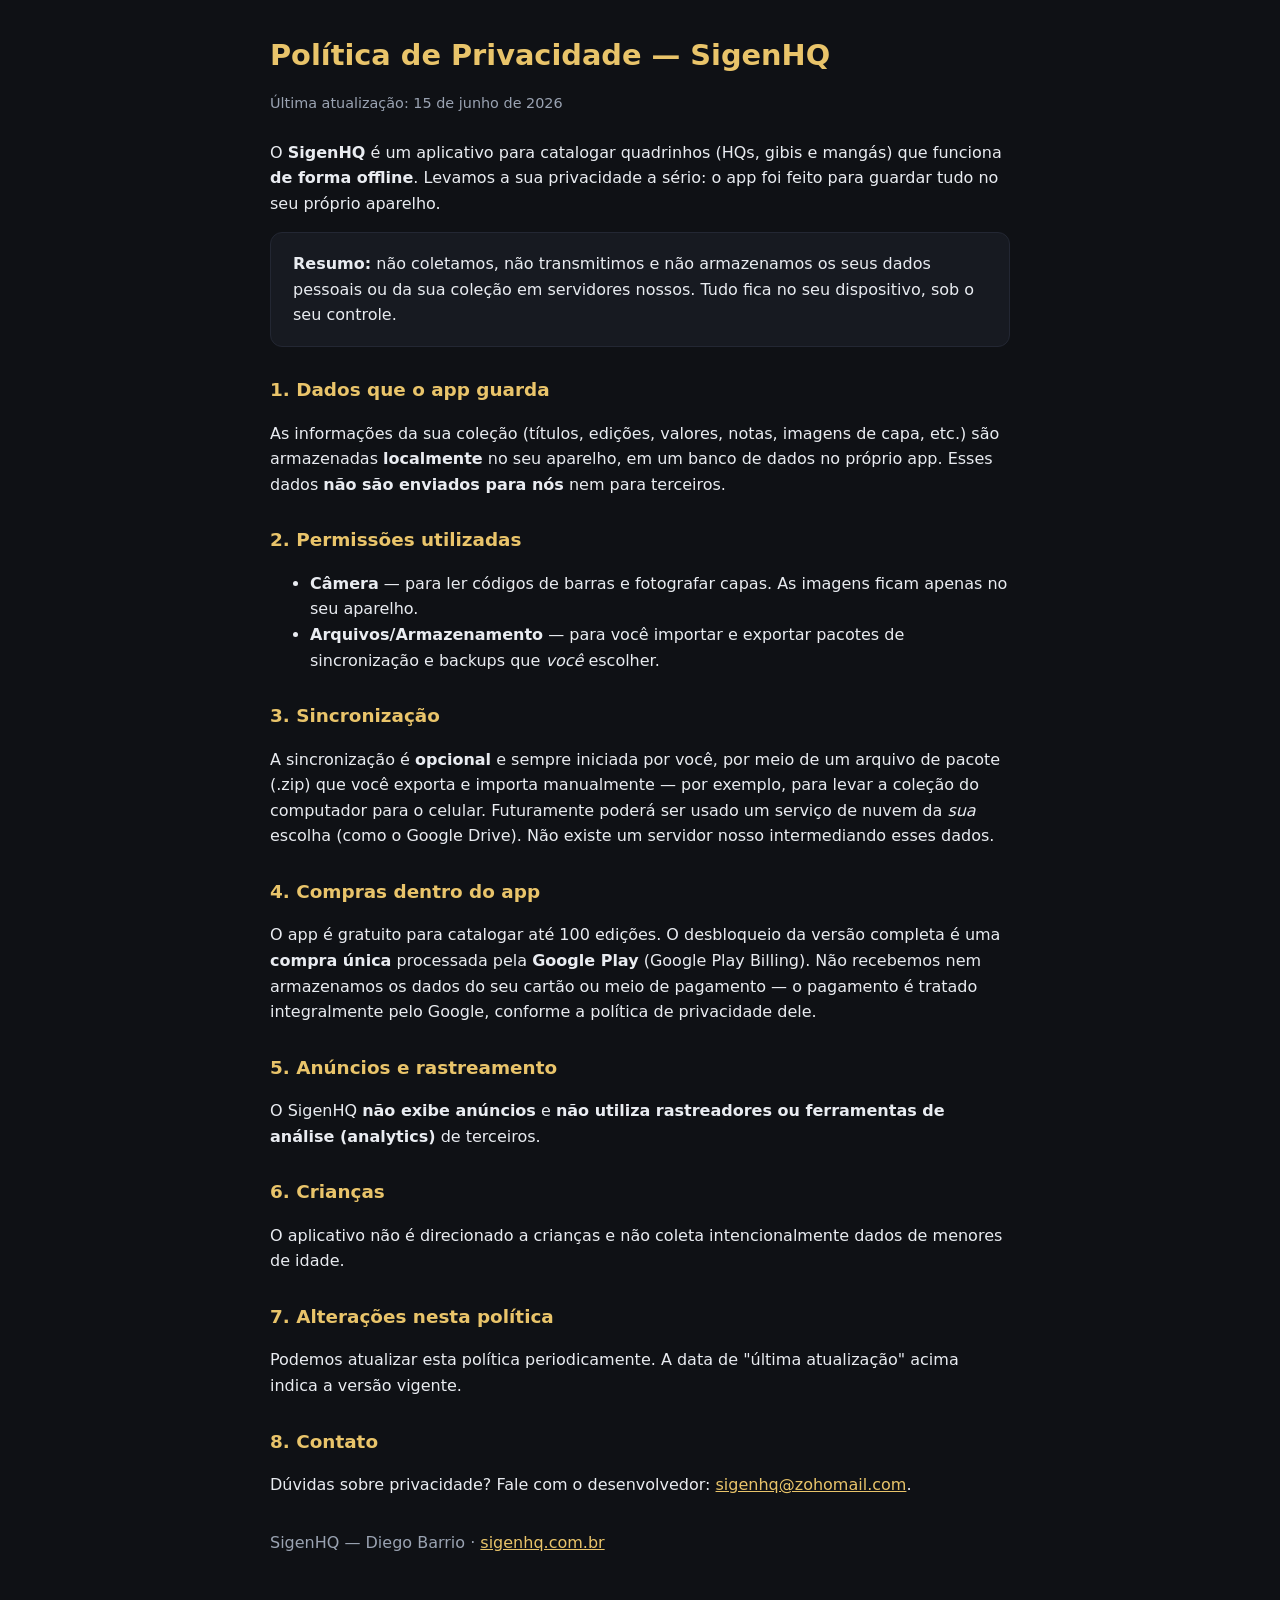
<file: privacidade/index.html>
<!DOCTYPE html>
<html lang="pt-BR">
<head>
  <meta charset="utf-8">
  <meta name="viewport" content="width=device-width, initial-scale=1">
  <title>Política de Privacidade — SigenHQ</title>
  <style>
    :root { --bg:#0f1115; --card:#171a21; --t1:#e9ecf1; --t3:#9aa3b2; --accent:#E9C46A; }
    * { box-sizing:border-box; }
    body { margin:0; background:var(--bg); color:var(--t1);
           font-family:'Segoe UI',system-ui,Arial,sans-serif; line-height:1.6; }
    .wrap { max-width:780px; margin:0 auto; padding:32px 20px 64px; }
    h1 { color:var(--accent); font-size:1.8rem; margin:0 0 4px; }
    h2 { color:var(--accent); font-size:1.15rem; margin:28px 0 8px; }
    .upd { color:var(--t3); font-size:.9rem; margin-bottom:24px; }
    p, li { color:var(--t1); }
    .t3 { color:var(--t3); }
    a { color:var(--accent); }
    .card { background:var(--card); border:1px solid #232733; border-radius:12px;
            padding:18px 22px; margin-top:16px; }
  </style>
</head>
<body>
  <div class="wrap">
    <h1>Política de Privacidade — SigenHQ</h1>
    <p class="upd">Última atualização: 15 de junho de 2026</p>

    <p>O <strong>SigenHQ</strong> é um aplicativo para catalogar quadrinhos
    (HQs, gibis e mangás) que funciona <strong>de forma offline</strong>. Levamos
    a sua privacidade a sério: o app foi feito para guardar tudo no seu próprio
    aparelho.</p>

    <div class="card">
      <strong>Resumo:</strong> não coletamos, não transmitimos e não
      armazenamos os seus dados pessoais ou da sua coleção em servidores nossos.
      Tudo fica no seu dispositivo, sob o seu controle.
    </div>

    <h2>1. Dados que o app guarda</h2>
    <p>As informações da sua coleção (títulos, edições, valores, notas, imagens
    de capa, etc.) são armazenadas <strong>localmente</strong> no seu aparelho,
    em um banco de dados no próprio app. Esses dados <strong>não são enviados
    para nós</strong> nem para terceiros.</p>

    <h2>2. Permissões utilizadas</h2>
    <ul>
      <li><strong>Câmera</strong> — para ler códigos de barras e fotografar capas.
      As imagens ficam apenas no seu aparelho.</li>
      <li><strong>Arquivos/Armazenamento</strong> — para você importar e exportar
      pacotes de sincronização e backups que <em>você</em> escolher.</li>
    </ul>

    <h2>3. Sincronização</h2>
    <p>A sincronização é <strong>opcional</strong> e sempre iniciada por você,
    por meio de um arquivo de pacote (.zip) que você exporta e importa
    manualmente — por exemplo, para levar a coleção do computador para o celular.
    Futuramente poderá ser usado um serviço de nuvem da <em>sua</em> escolha
    (como o Google Drive). Não existe um servidor nosso intermediando esses dados.</p>

    <h2>4. Compras dentro do app</h2>
    <p>O app é gratuito para catalogar até 100 edições. O desbloqueio da versão
    completa é uma <strong>compra única</strong> processada pela
    <strong>Google Play</strong> (Google Play Billing). Não recebemos nem
    armazenamos os dados do seu cartão ou meio de pagamento — o pagamento é
    tratado integralmente pelo Google, conforme a política de privacidade dele.</p>

    <h2>5. Anúncios e rastreamento</h2>
    <p>O SigenHQ <strong>não exibe anúncios</strong> e <strong>não utiliza
    rastreadores ou ferramentas de análise (analytics)</strong> de terceiros.</p>

    <h2>6. Crianças</h2>
    <p>O aplicativo não é direcionado a crianças e não coleta intencionalmente
    dados de menores de idade.</p>

    <h2>7. Alterações nesta política</h2>
    <p>Podemos atualizar esta política periodicamente. A data de "última
    atualização" acima indica a versão vigente.</p>

    <h2>8. Contato</h2>
    <p>Dúvidas sobre privacidade? Fale com o desenvolvedor:
    <a href="mailto:sigenhq@zohomail.com">sigenhq@zohomail.com</a>.</p>

    <p class="t3" style="margin-top:32px">SigenHQ — Diego Barrio ·
    <a href="https://sigenhq.com.br">sigenhq.com.br</a></p>
  </div>
</body>
</html>
</file>
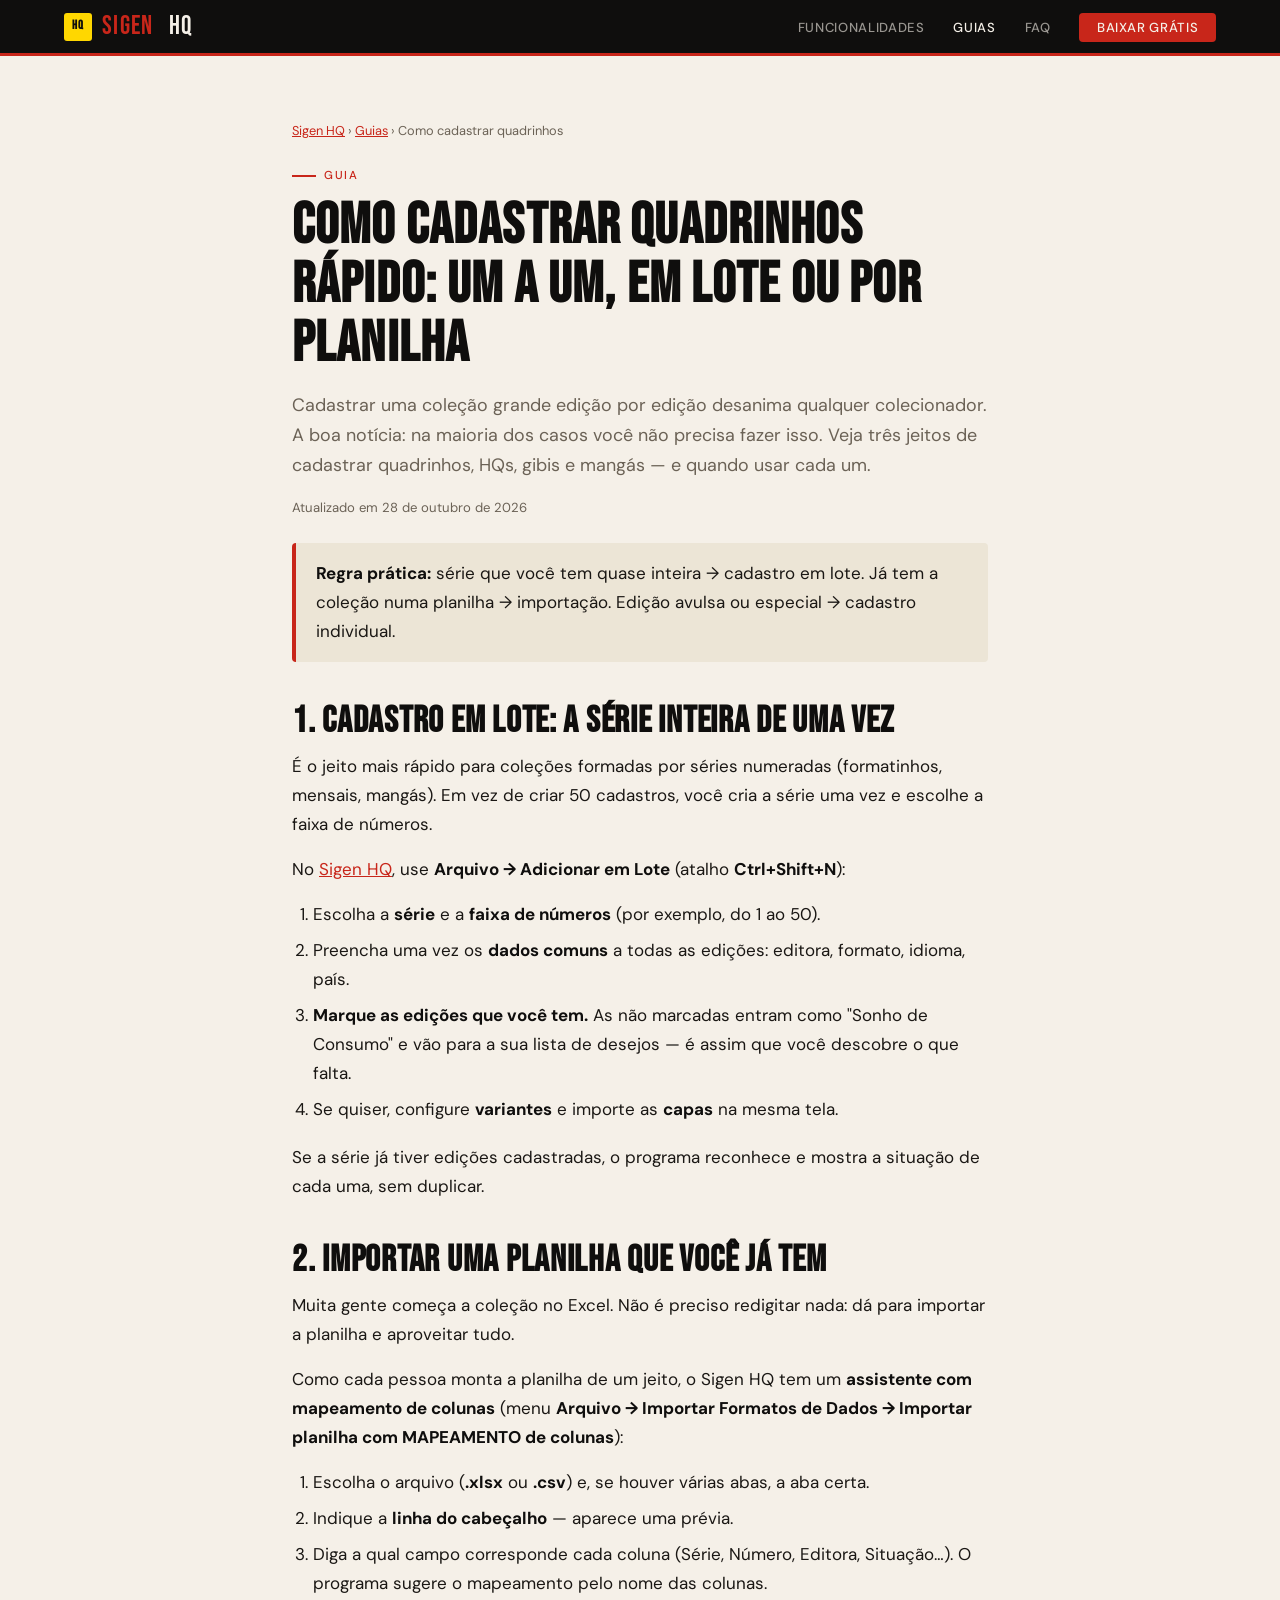
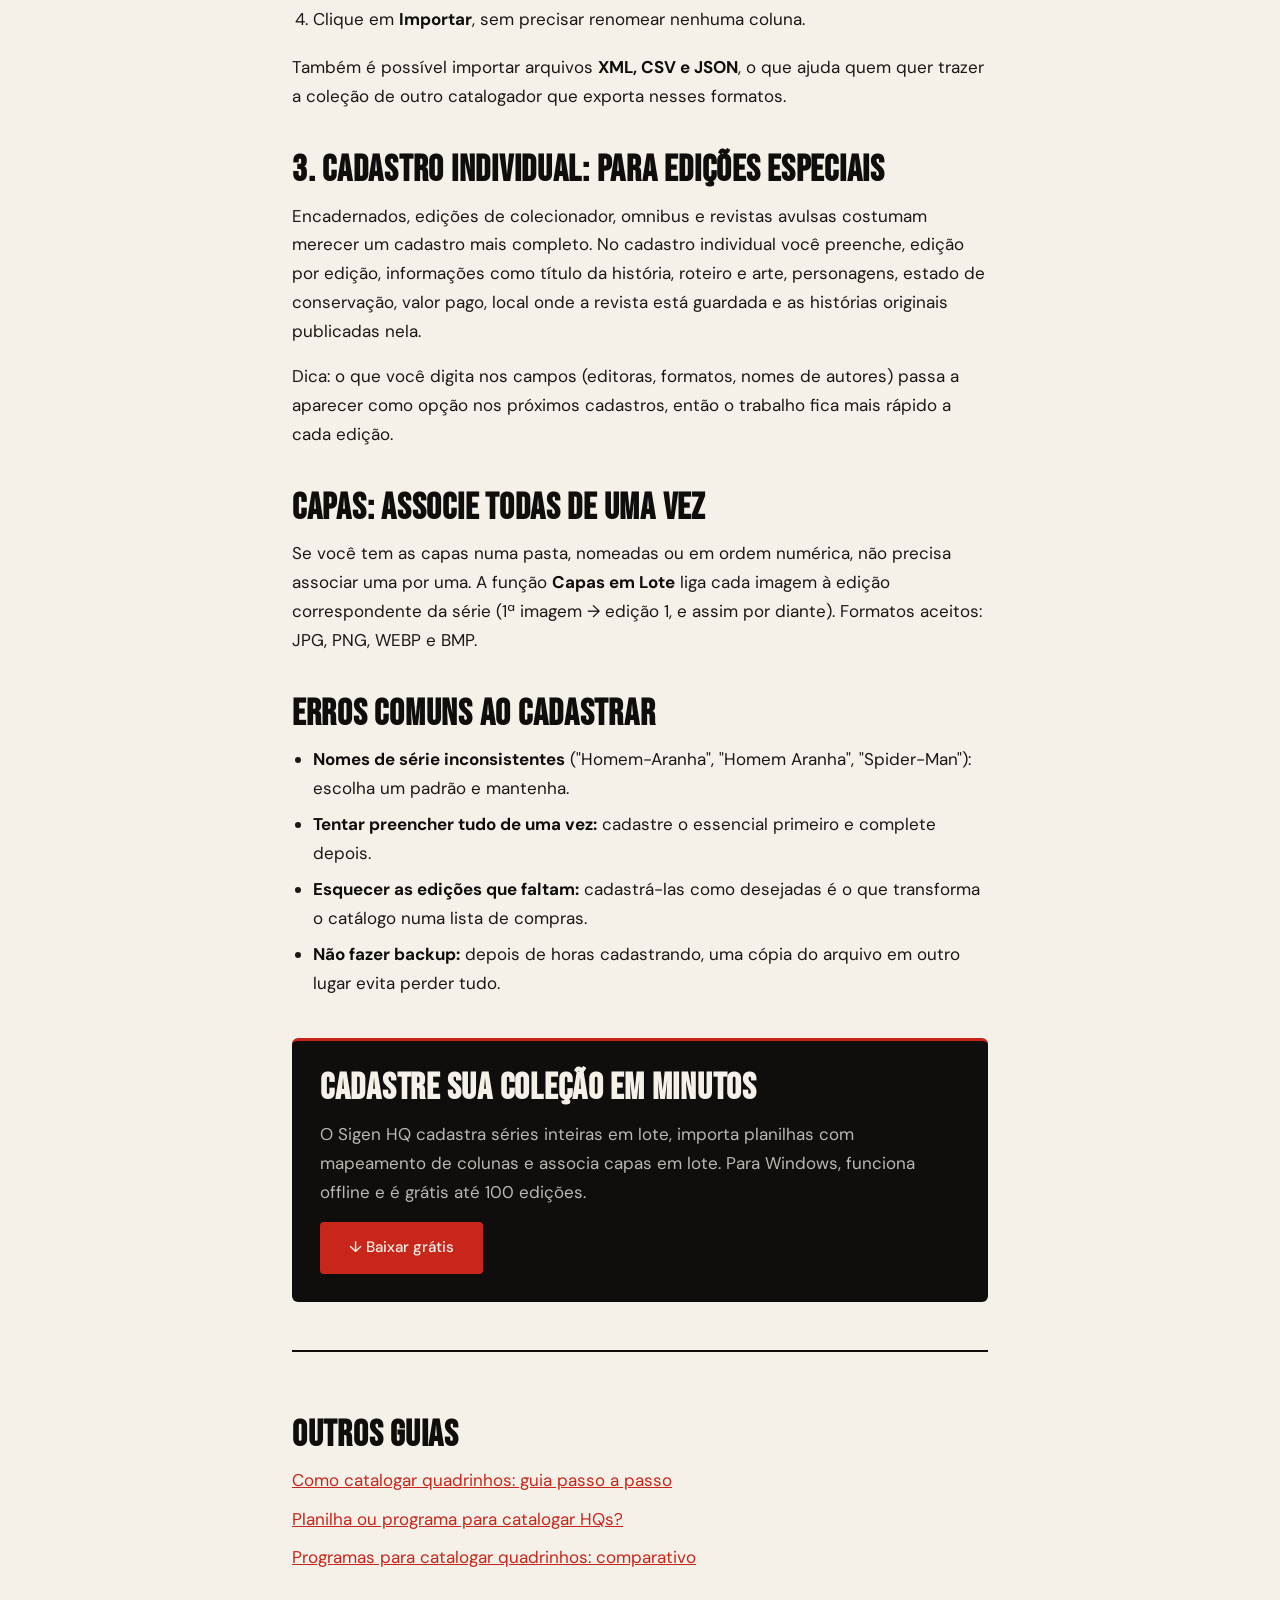
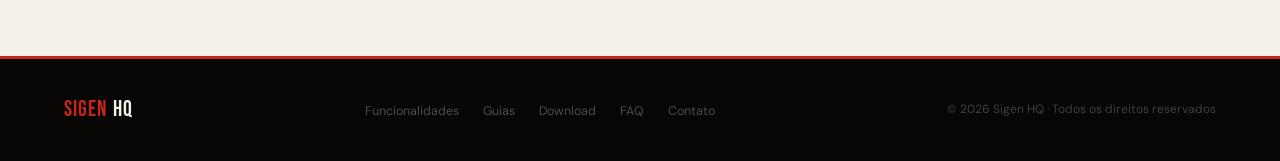
<file: guias/como-cadastrar-quadrinhos/index.html>
<!DOCTYPE html>
<html lang="pt-BR">
<head>
<meta charset="UTF-8">
<meta name="viewport" content="width=device-width, initial-scale=1.0">
<title>Como cadastrar quadrinhos rápido: um a um, em lote ou por planilha | Sigen HQ</title>
<meta name="description" content="Três jeitos de cadastrar sua coleção de quadrinhos, HQs e mangás sem perder tempo: cadastro individual, cadastro da série inteira em lote e importação de planilha do Excel.">
<link rel="canonical" href="https://sigenhq.com.br/guias/como-cadastrar-quadrinhos/">
<meta property="og:type" content="article">
<meta property="og:locale" content="pt_BR">
<meta property="og:site_name" content="Sigen HQ">
<meta property="og:title" content="Como cadastrar quadrinhos rápido: um a um, em lote ou por planilha">
<meta property="og:description" content="Cadastro individual, série inteira em lote e importação de planilha: como cadastrar sua coleção de HQs sem perder tempo.">
<meta property="og:url" content="https://sigenhq.com.br/guias/como-cadastrar-quadrinhos/">
<meta property="og:image" content="https://sigenhq.com.br/og-image.png">
<script type="application/ld+json">
{
  "@context": "https://schema.org",
  "@graph": [
    {
      "@type": "Article",
      "headline": "Como cadastrar quadrinhos rápido: um a um, em lote ou por planilha",
      "description": "Três jeitos de cadastrar sua coleção de quadrinhos sem perder tempo.",
      "inLanguage": "pt-BR",
      "datePublished": "2026-10-28",
      "dateModified": "2026-10-28",
      "author": { "@type": "Person", "name": "Diego Barrio" },
      "publisher": { "@type": "Organization", "name": "Sigen HQ", "url": "https://sigenhq.com.br/" },
      "mainEntityOfPage": "https://sigenhq.com.br/guias/como-cadastrar-quadrinhos/",
      "image": "https://sigenhq.com.br/og-image.png"
    },
    {
      "@type": "BreadcrumbList",
      "itemListElement": [
        { "@type": "ListItem", "position": 1, "name": "Sigen HQ", "item": "https://sigenhq.com.br/" },
        { "@type": "ListItem", "position": 2, "name": "Guias", "item": "https://sigenhq.com.br/guias/" },
        { "@type": "ListItem", "position": 3, "name": "Como cadastrar quadrinhos", "item": "https://sigenhq.com.br/guias/como-cadastrar-quadrinhos/" }
      ]
    }
  ]
}
</script>
<link rel="preconnect" href="https://fonts.googleapis.com">
<link rel="preconnect" href="https://fonts.gstatic.com" crossorigin>
<link href="https://fonts.googleapis.com/css2?family=Bebas+Neue&family=DM+Sans:ital,opsz,wght@0,9..40,300;0,9..40,400;0,9..40,500;1,9..40,300&display=swap" rel="stylesheet">
<link rel="stylesheet" href="../guia.css">
</head>
<body>

<nav>
  <a class="nav-logo" href="../../"><div class="nav-logo-icon">HQ</div><span>SIGEN</span>&nbsp;HQ</a>
  <ul class="nav-links" id="navLinks">
    <li><a href="../../#funcionalidades">Funcionalidades</a></li>
    <li><a href="../" class="ativo">Guias</a></li>
    <li><a href="../../#faq">FAQ</a></li>
    <li><a href="../../#download" class="nav-cta">Baixar grátis</a></li>
  </ul>
  <button class="hamburger" id="hamburger" aria-label="Menu"><span></span><span></span><span></span></button>
</nav>

<main class="artigo">
  <div class="trilha"><a href="../../">Sigen HQ</a> › <a href="../">Guias</a> › Como cadastrar quadrinhos</div>
  <div class="rotulo">Guia</div>
  <h1>Como cadastrar quadrinhos rápido: um a um, em lote ou por planilha</h1>
  <p class="lead">Cadastrar uma coleção grande edição por edição desanima qualquer colecionador. A boa notícia: na maioria dos casos você não precisa fazer isso. Veja três jeitos de cadastrar quadrinhos, HQs, gibis e mangás — e quando usar cada um.</p>
  <p class="atualizado">Atualizado em 28 de outubro de 2026</p>

  <div class="caixa">
    <p><strong>Regra prática:</strong> série que você tem quase inteira → cadastro em lote. Já tem a coleção numa planilha → importação. Edição avulsa ou especial → cadastro individual.</p>
  </div>

  <h2>1. Cadastro em lote: a série inteira de uma vez</h2>
  <p>É o jeito mais rápido para coleções formadas por séries numeradas (formatinhos, mensais, mangás). Em vez de criar 50 cadastros, você cria a série uma vez e escolhe a faixa de números.</p>
  <p>No <a href="../../">Sigen HQ</a>, use <strong>Arquivo → Adicionar em Lote</strong> (atalho <strong>Ctrl+Shift+N</strong>):</p>
  <ol>
    <li>Escolha a <strong>série</strong> e a <strong>faixa de números</strong> (por exemplo, do 1 ao 50).</li>
    <li>Preencha uma vez os <strong>dados comuns</strong> a todas as edições: editora, formato, idioma, país.</li>
    <li><strong>Marque as edições que você tem.</strong> As não marcadas entram como "Sonho de Consumo" e vão para a sua lista de desejos — é assim que você descobre o que falta.</li>
    <li>Se quiser, configure <strong>variantes</strong> e importe as <strong>capas</strong> na mesma tela.</li>
  </ol>
  <p>Se a série já tiver edições cadastradas, o programa reconhece e mostra a situação de cada uma, sem duplicar.</p>

  <h2>2. Importar uma planilha que você já tem</h2>
  <p>Muita gente começa a coleção no Excel. Não é preciso redigitar nada: dá para importar a planilha e aproveitar tudo.</p>
  <p>Como cada pessoa monta a planilha de um jeito, o Sigen HQ tem um <strong>assistente com mapeamento de colunas</strong> (menu <strong>Arquivo → Importar Formatos de Dados → Importar planilha com MAPEAMENTO de colunas</strong>):</p>
  <ol>
    <li>Escolha o arquivo (<strong>.xlsx</strong> ou <strong>.csv</strong>) e, se houver várias abas, a aba certa.</li>
    <li>Indique a <strong>linha do cabeçalho</strong> — aparece uma prévia.</li>
    <li>Diga a qual campo corresponde cada coluna (Série, Número, Editora, Situação…). O programa sugere o mapeamento pelo nome das colunas.</li>
    <li>Clique em <strong>Importar</strong>, sem precisar renomear nenhuma coluna.</li>
  </ol>
  <p>Também é possível importar arquivos <strong>XML, CSV e JSON</strong>, o que ajuda quem quer trazer a coleção de outro catalogador que exporta nesses formatos.</p>

  <h2>3. Cadastro individual: para edições especiais</h2>
  <p>Encadernados, edições de colecionador, omnibus e revistas avulsas costumam merecer um cadastro mais completo. No cadastro individual você preenche, edição por edição, informações como título da história, roteiro e arte, personagens, estado de conservação, valor pago, local onde a revista está guardada e as histórias originais publicadas nela.</p>
  <p>Dica: o que você digita nos campos (editoras, formatos, nomes de autores) passa a aparecer como opção nos próximos cadastros, então o trabalho fica mais rápido a cada edição.</p>

  <h2>Capas: associe todas de uma vez</h2>
  <p>Se você tem as capas numa pasta, nomeadas ou em ordem numérica, não precisa associar uma por uma. A função <strong>Capas em Lote</strong> liga cada imagem à edição correspondente da série (1ª imagem → edição 1, e assim por diante). Formatos aceitos: JPG, PNG, WEBP e BMP.</p>

  <h2>Erros comuns ao cadastrar</h2>
  <ul>
    <li><strong>Nomes de série inconsistentes</strong> ("Homem-Aranha", "Homem Aranha", "Spider-Man"): escolha um padrão e mantenha.</li>
    <li><strong>Tentar preencher tudo de uma vez:</strong> cadastre o essencial primeiro e complete depois.</li>
    <li><strong>Esquecer as edições que faltam:</strong> cadastrá-las como desejadas é o que transforma o catálogo numa lista de compras.</li>
    <li><strong>Não fazer backup:</strong> depois de horas cadastrando, uma cópia do arquivo em outro lugar evita perder tudo.</li>
  </ul>

  <div class="cta">
    <h2>Cadastre sua coleção em minutos</h2>
    <p>O Sigen HQ cadastra séries inteiras em lote, importa planilhas com mapeamento de colunas e associa capas em lote. Para Windows, funciona offline e é grátis até 100 edições.</p>
    <a class="btn" href="../../#download">↓ Baixar grátis</a>
  </div>

  <div class="outros">
    <h2>Outros guias</h2>
    <ul>
      <li><a href="../como-catalogar-quadrinhos/">Como catalogar quadrinhos: guia passo a passo</a></li>
      <li><a href="../planilha-ou-programa-para-catalogar-hqs/">Planilha ou programa para catalogar HQs?</a></li>
      <li><a href="../programas-para-catalogar-quadrinhos/">Programas para catalogar quadrinhos: comparativo</a></li>
    </ul>
  </div>
</main>

<footer>
  <div class="footer-logo"><span>SIGEN</span> HQ</div>
  <ul class="footer-links">
    <li><a href="../../#funcionalidades">Funcionalidades</a></li>
    <li><a href="../">Guias</a></li>
    <li><a href="../../#download">Download</a></li>
    <li><a href="../../#faq">FAQ</a></li>
    <li><a href="../../#contato">Contato</a></li>
  </ul>
  <div class="footer-copy">© 2026 Sigen HQ · Todos os direitos reservados</div>
</footer>
<script>
const hb=document.getElementById('hamburger'),nl=document.getElementById('navLinks');
hb.addEventListener('click',()=>nl.classList.toggle('open'));
</script>
</body>
</html>
</file>
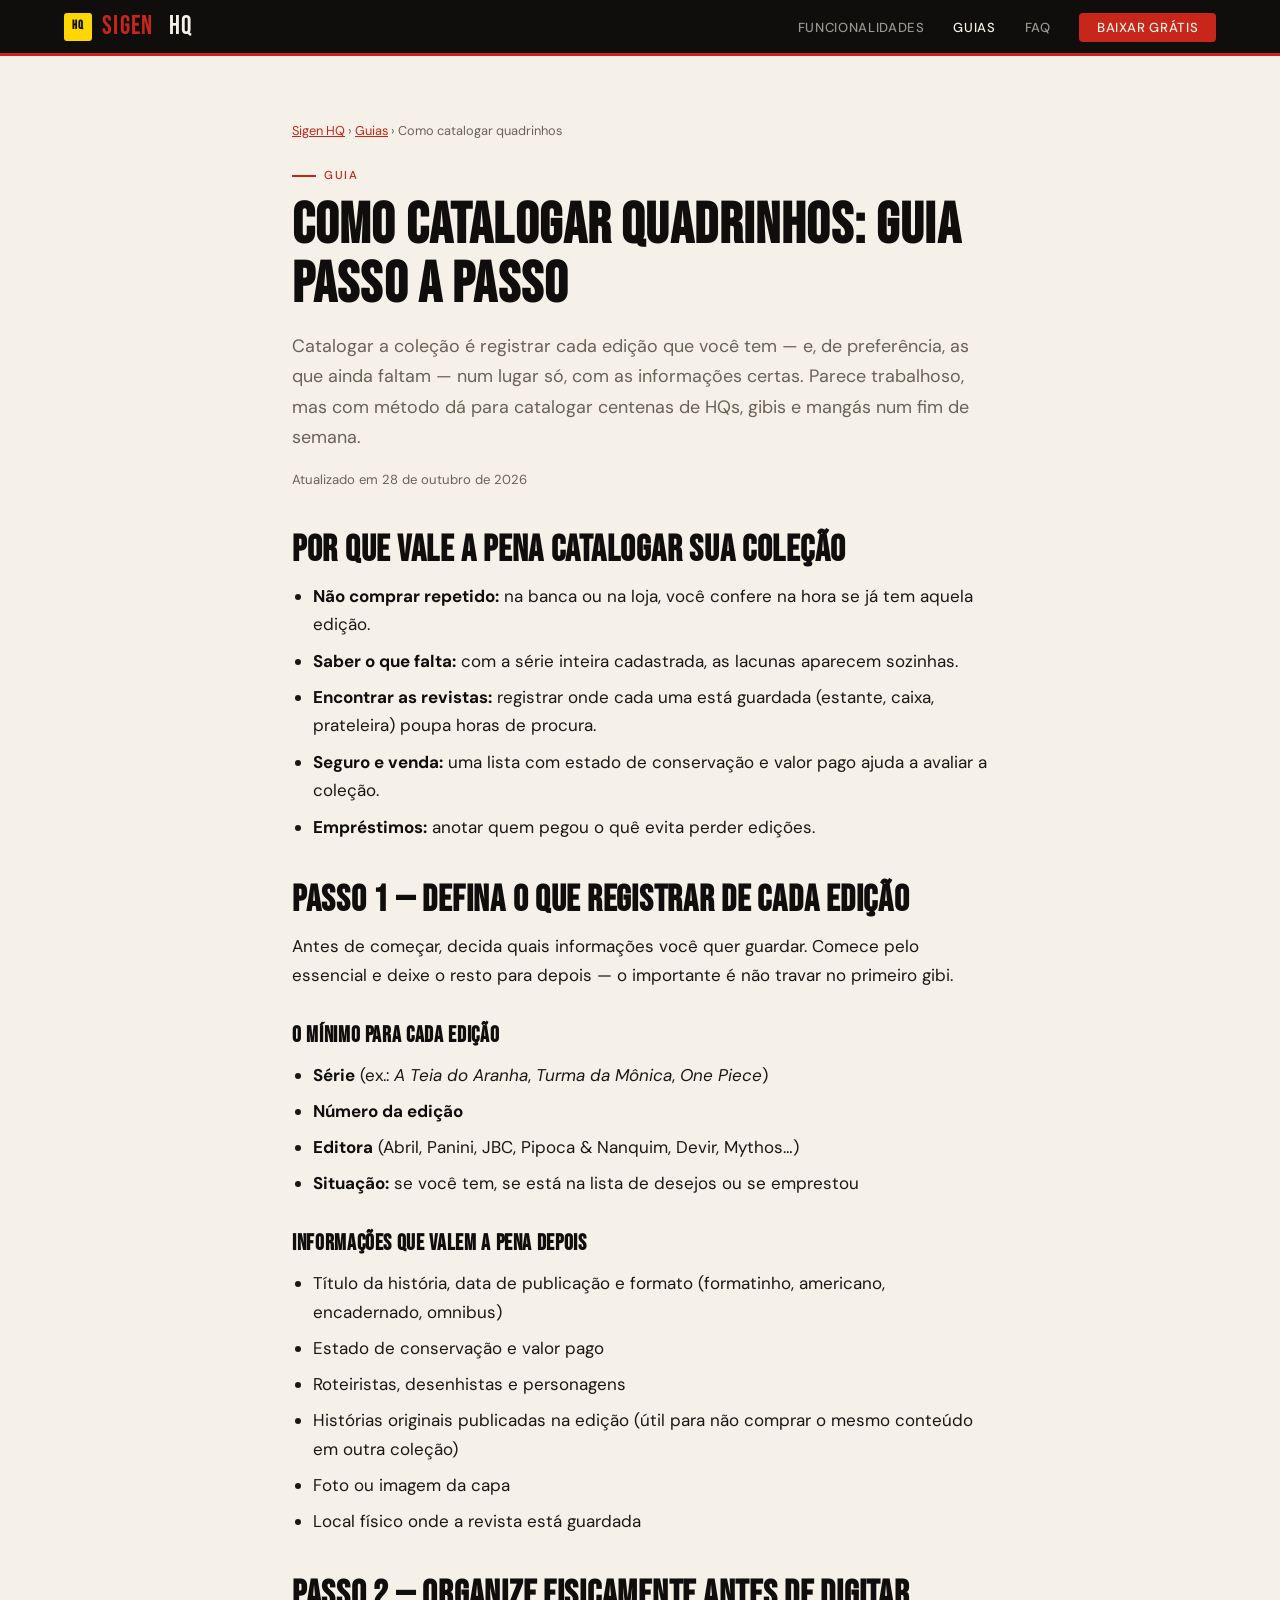
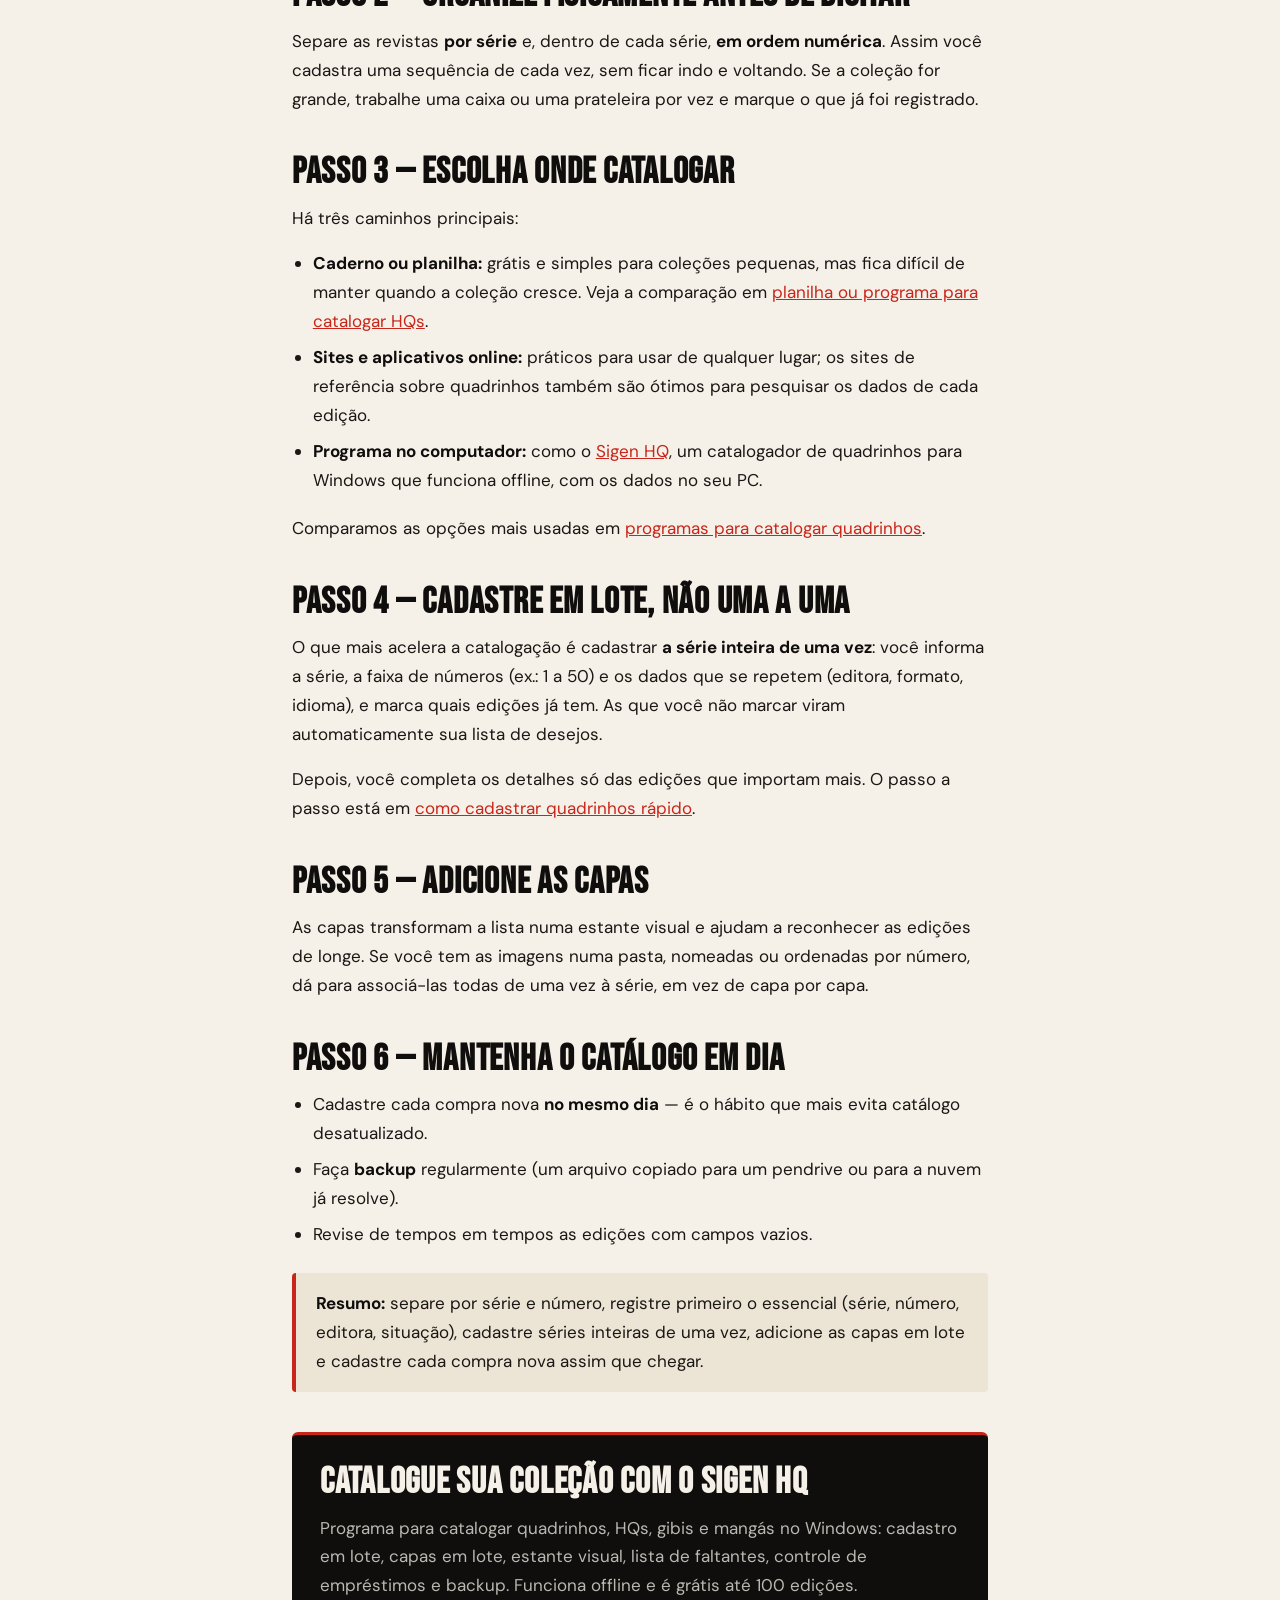
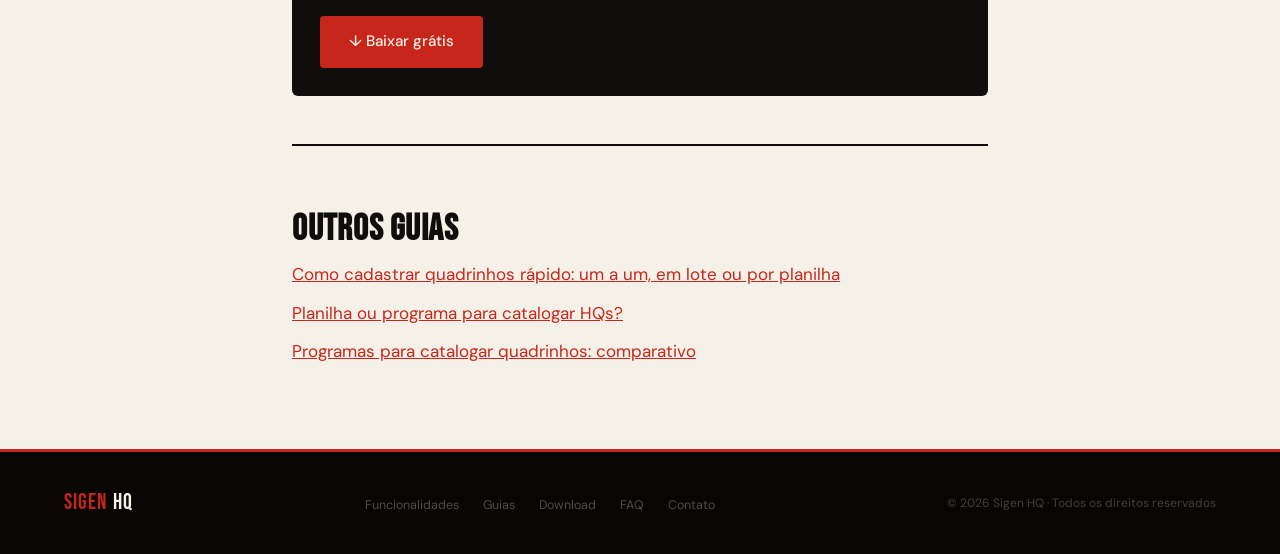
<file: guias/como-catalogar-quadrinhos/index.html>
<!DOCTYPE html>
<html lang="pt-BR">
<head>
<meta charset="UTF-8">
<meta name="viewport" content="width=device-width, initial-scale=1.0">
<title>Como catalogar quadrinhos: guia passo a passo para organizar sua coleção de HQs | Sigen HQ</title>
<meta name="description" content="Aprenda a catalogar sua coleção de quadrinhos, HQs, gibis e mangás: o que registrar de cada edição, como começar sem se perder e como manter o catálogo em dia.">
<link rel="canonical" href="https://sigenhq.com.br/guias/como-catalogar-quadrinhos/">
<meta property="og:type" content="article">
<meta property="og:locale" content="pt_BR">
<meta property="og:site_name" content="Sigen HQ">
<meta property="og:title" content="Como catalogar quadrinhos: guia passo a passo">
<meta property="og:description" content="O que registrar de cada edição, por onde começar e como manter o catálogo da sua coleção de HQs em dia.">
<meta property="og:url" content="https://sigenhq.com.br/guias/como-catalogar-quadrinhos/">
<meta property="og:image" content="https://sigenhq.com.br/og-image.png">
<script type="application/ld+json">
{
  "@context": "https://schema.org",
  "@graph": [
    {
      "@type": "Article",
      "headline": "Como catalogar quadrinhos: guia passo a passo para organizar sua coleção de HQs",
      "description": "O que registrar de cada edição, por onde começar e como manter o catálogo da sua coleção de quadrinhos em dia.",
      "inLanguage": "pt-BR",
      "datePublished": "2026-10-28",
      "dateModified": "2026-10-28",
      "author": { "@type": "Person", "name": "Diego Barrio" },
      "publisher": { "@type": "Organization", "name": "Sigen HQ", "url": "https://sigenhq.com.br/" },
      "mainEntityOfPage": "https://sigenhq.com.br/guias/como-catalogar-quadrinhos/",
      "image": "https://sigenhq.com.br/og-image.png"
    },
    {
      "@type": "BreadcrumbList",
      "itemListElement": [
        { "@type": "ListItem", "position": 1, "name": "Sigen HQ", "item": "https://sigenhq.com.br/" },
        { "@type": "ListItem", "position": 2, "name": "Guias", "item": "https://sigenhq.com.br/guias/" },
        { "@type": "ListItem", "position": 3, "name": "Como catalogar quadrinhos", "item": "https://sigenhq.com.br/guias/como-catalogar-quadrinhos/" }
      ]
    }
  ]
}
</script>
<link rel="preconnect" href="https://fonts.googleapis.com">
<link rel="preconnect" href="https://fonts.gstatic.com" crossorigin>
<link href="https://fonts.googleapis.com/css2?family=Bebas+Neue&family=DM+Sans:ital,opsz,wght@0,9..40,300;0,9..40,400;0,9..40,500;1,9..40,300&display=swap" rel="stylesheet">
<link rel="stylesheet" href="../guia.css">
</head>
<body>

<nav>
  <a class="nav-logo" href="../../"><div class="nav-logo-icon">HQ</div><span>SIGEN</span>&nbsp;HQ</a>
  <ul class="nav-links" id="navLinks">
    <li><a href="../../#funcionalidades">Funcionalidades</a></li>
    <li><a href="../" class="ativo">Guias</a></li>
    <li><a href="../../#faq">FAQ</a></li>
    <li><a href="../../#download" class="nav-cta">Baixar grátis</a></li>
  </ul>
  <button class="hamburger" id="hamburger" aria-label="Menu"><span></span><span></span><span></span></button>
</nav>

<main class="artigo">
  <div class="trilha"><a href="../../">Sigen HQ</a> › <a href="../">Guias</a> › Como catalogar quadrinhos</div>
  <div class="rotulo">Guia</div>
  <h1>Como catalogar quadrinhos: guia passo a passo</h1>
  <p class="lead">Catalogar a coleção é registrar cada edição que você tem — e, de preferência, as que ainda faltam — num lugar só, com as informações certas. Parece trabalhoso, mas com método dá para catalogar centenas de HQs, gibis e mangás num fim de semana.</p>
  <p class="atualizado">Atualizado em 28 de outubro de 2026</p>

  <h2>Por que vale a pena catalogar sua coleção</h2>
  <ul>
    <li><strong>Não comprar repetido:</strong> na banca ou na loja, você confere na hora se já tem aquela edição.</li>
    <li><strong>Saber o que falta:</strong> com a série inteira cadastrada, as lacunas aparecem sozinhas.</li>
    <li><strong>Encontrar as revistas:</strong> registrar onde cada uma está guardada (estante, caixa, prateleira) poupa horas de procura.</li>
    <li><strong>Seguro e venda:</strong> uma lista com estado de conservação e valor pago ajuda a avaliar a coleção.</li>
    <li><strong>Empréstimos:</strong> anotar quem pegou o quê evita perder edições.</li>
  </ul>

  <h2>Passo 1 — Defina o que registrar de cada edição</h2>
  <p>Antes de começar, decida quais informações você quer guardar. Comece pelo essencial e deixe o resto para depois — o importante é não travar no primeiro gibi.</p>
  <h3>O mínimo para cada edição</h3>
  <ul>
    <li><strong>Série</strong> (ex.: <em>A Teia do Aranha</em>, <em>Turma da Mônica</em>, <em>One Piece</em>)</li>
    <li><strong>Número da edição</strong></li>
    <li><strong>Editora</strong> (Abril, Panini, JBC, Pipoca &amp; Nanquim, Devir, Mythos…)</li>
    <li><strong>Situação:</strong> se você tem, se está na lista de desejos ou se emprestou</li>
  </ul>
  <h3>Informações que valem a pena depois</h3>
  <ul>
    <li>Título da história, data de publicação e formato (formatinho, americano, encadernado, omnibus)</li>
    <li>Estado de conservação e valor pago</li>
    <li>Roteiristas, desenhistas e personagens</li>
    <li>Histórias originais publicadas na edição (útil para não comprar o mesmo conteúdo em outra coleção)</li>
    <li>Foto ou imagem da capa</li>
    <li>Local físico onde a revista está guardada</li>
  </ul>

  <h2>Passo 2 — Organize fisicamente antes de digitar</h2>
  <p>Separe as revistas <strong>por série</strong> e, dentro de cada série, <strong>em ordem numérica</strong>. Assim você cadastra uma sequência de cada vez, sem ficar indo e voltando. Se a coleção for grande, trabalhe uma caixa ou uma prateleira por vez e marque o que já foi registrado.</p>

  <h2>Passo 3 — Escolha onde catalogar</h2>
  <p>Há três caminhos principais:</p>
  <ul>
    <li><strong>Caderno ou planilha:</strong> grátis e simples para coleções pequenas, mas fica difícil de manter quando a coleção cresce. Veja a comparação em <a href="../planilha-ou-programa-para-catalogar-hqs/">planilha ou programa para catalogar HQs</a>.</li>
    <li><strong>Sites e aplicativos online:</strong> práticos para usar de qualquer lugar; os sites de referência sobre quadrinhos também são ótimos para pesquisar os dados de cada edição.</li>
    <li><strong>Programa no computador:</strong> como o <a href="../../">Sigen HQ</a>, um catalogador de quadrinhos para Windows que funciona offline, com os dados no seu PC.</li>
  </ul>
  <p>Comparamos as opções mais usadas em <a href="../programas-para-catalogar-quadrinhos/">programas para catalogar quadrinhos</a>.</p>

  <h2>Passo 4 — Cadastre em lote, não uma a uma</h2>
  <p>O que mais acelera a catalogação é cadastrar <strong>a série inteira de uma vez</strong>: você informa a série, a faixa de números (ex.: 1 a 50) e os dados que se repetem (editora, formato, idioma), e marca quais edições já tem. As que você não marcar viram automaticamente sua lista de desejos.</p>
  <p>Depois, você completa os detalhes só das edições que importam mais. O passo a passo está em <a href="../como-cadastrar-quadrinhos/">como cadastrar quadrinhos rápido</a>.</p>

  <h2>Passo 5 — Adicione as capas</h2>
  <p>As capas transformam a lista numa estante visual e ajudam a reconhecer as edições de longe. Se você tem as imagens numa pasta, nomeadas ou ordenadas por número, dá para associá-las todas de uma vez à série, em vez de capa por capa.</p>

  <h2>Passo 6 — Mantenha o catálogo em dia</h2>
  <ul>
    <li>Cadastre cada compra nova <strong>no mesmo dia</strong> — é o hábito que mais evita catálogo desatualizado.</li>
    <li>Faça <strong>backup</strong> regularmente (um arquivo copiado para um pendrive ou para a nuvem já resolve).</li>
    <li>Revise de tempos em tempos as edições com campos vazios.</li>
  </ul>

  <div class="caixa">
    <p><strong>Resumo:</strong> separe por série e número, registre primeiro o essencial (série, número, editora, situação), cadastre séries inteiras de uma vez, adicione as capas em lote e cadastre cada compra nova assim que chegar.</p>
  </div>

  <div class="cta">
    <h2>Catalogue sua coleção com o Sigen HQ</h2>
    <p>Programa para catalogar quadrinhos, HQs, gibis e mangás no Windows: cadastro em lote, capas em lote, estante visual, lista de faltantes, controle de empréstimos e backup. Funciona offline e é grátis até 100 edições.</p>
    <a class="btn" href="../../#download">↓ Baixar grátis</a>
  </div>

  <div class="outros">
    <h2>Outros guias</h2>
    <ul>
      <li><a href="../como-cadastrar-quadrinhos/">Como cadastrar quadrinhos rápido: um a um, em lote ou por planilha</a></li>
      <li><a href="../planilha-ou-programa-para-catalogar-hqs/">Planilha ou programa para catalogar HQs?</a></li>
      <li><a href="../programas-para-catalogar-quadrinhos/">Programas para catalogar quadrinhos: comparativo</a></li>
    </ul>
  </div>
</main>

<footer>
  <div class="footer-logo"><span>SIGEN</span> HQ</div>
  <ul class="footer-links">
    <li><a href="../../#funcionalidades">Funcionalidades</a></li>
    <li><a href="../">Guias</a></li>
    <li><a href="../../#download">Download</a></li>
    <li><a href="../../#faq">FAQ</a></li>
    <li><a href="../../#contato">Contato</a></li>
  </ul>
  <div class="footer-copy">© 2026 Sigen HQ · Todos os direitos reservados</div>
</footer>
<script>
const hb=document.getElementById('hamburger'),nl=document.getElementById('navLinks');
hb.addEventListener('click',()=>nl.classList.toggle('open'));
</script>
</body>
</html>
</file>
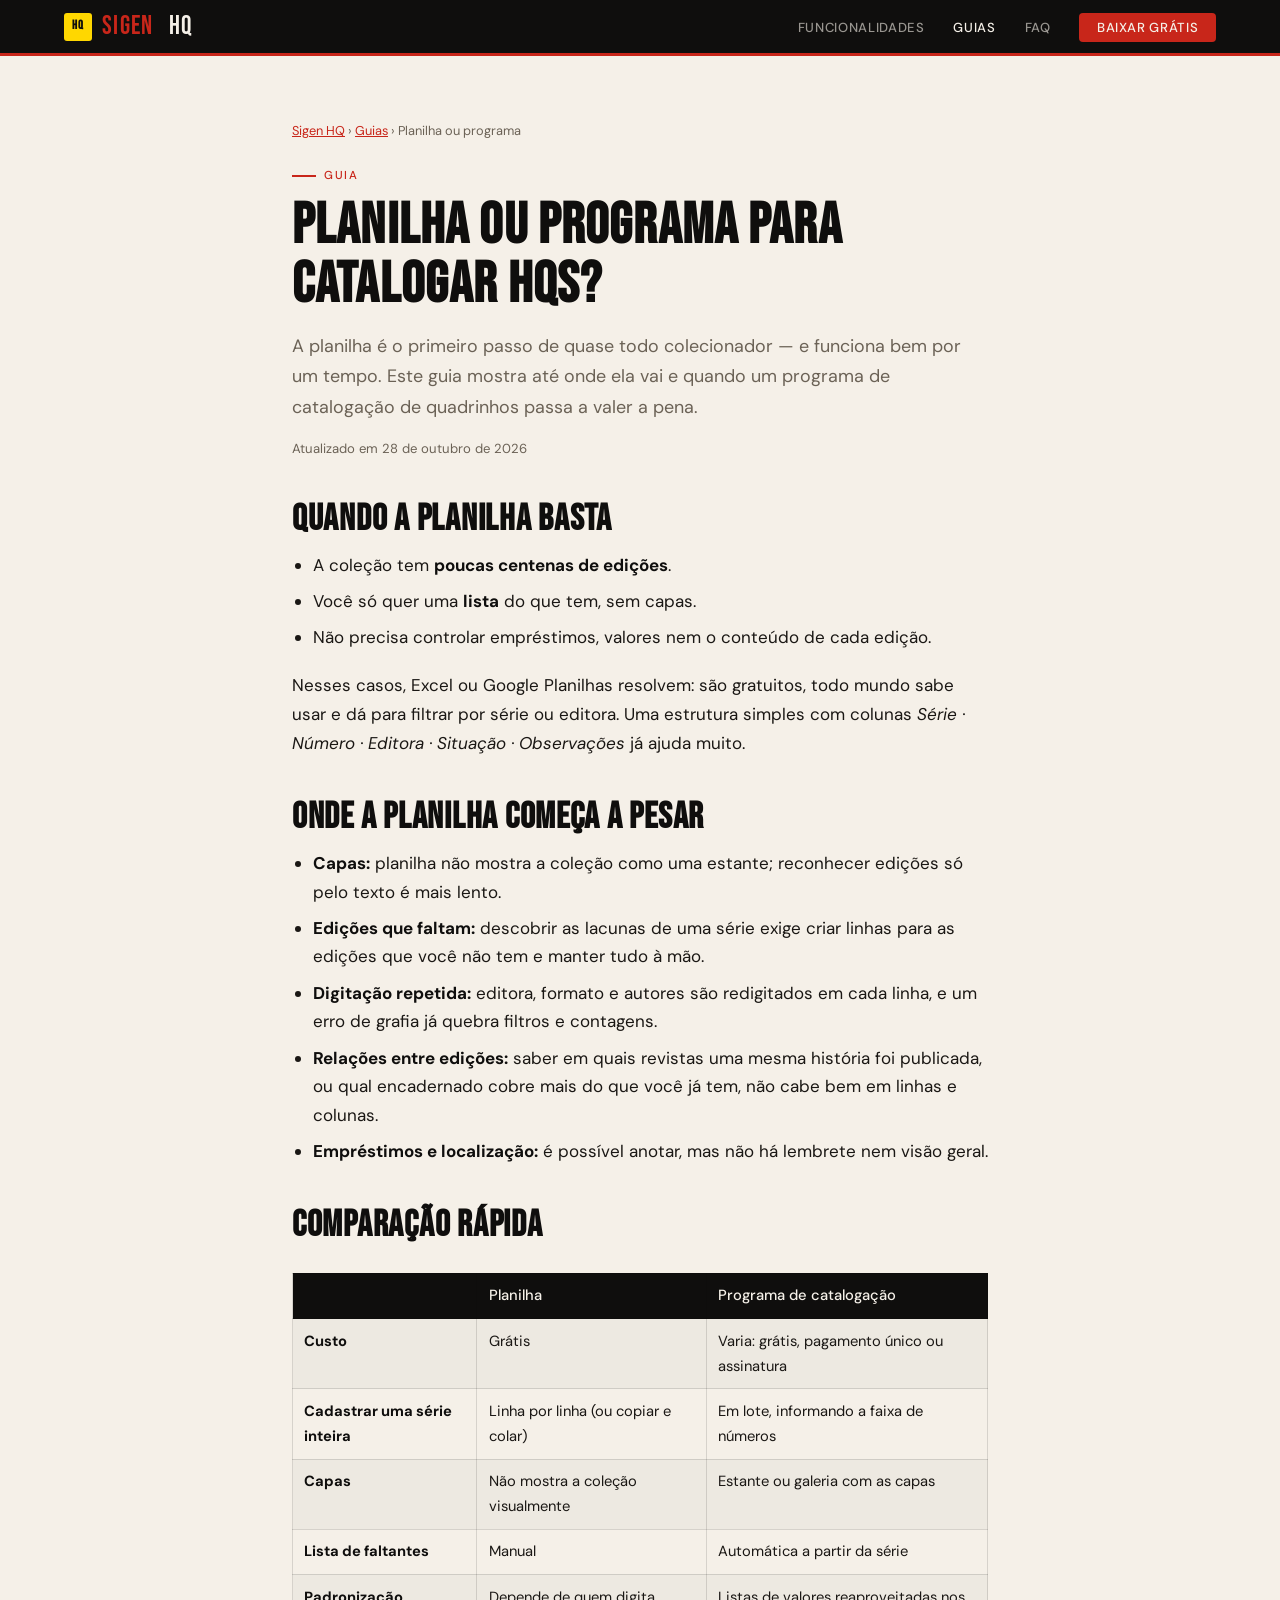
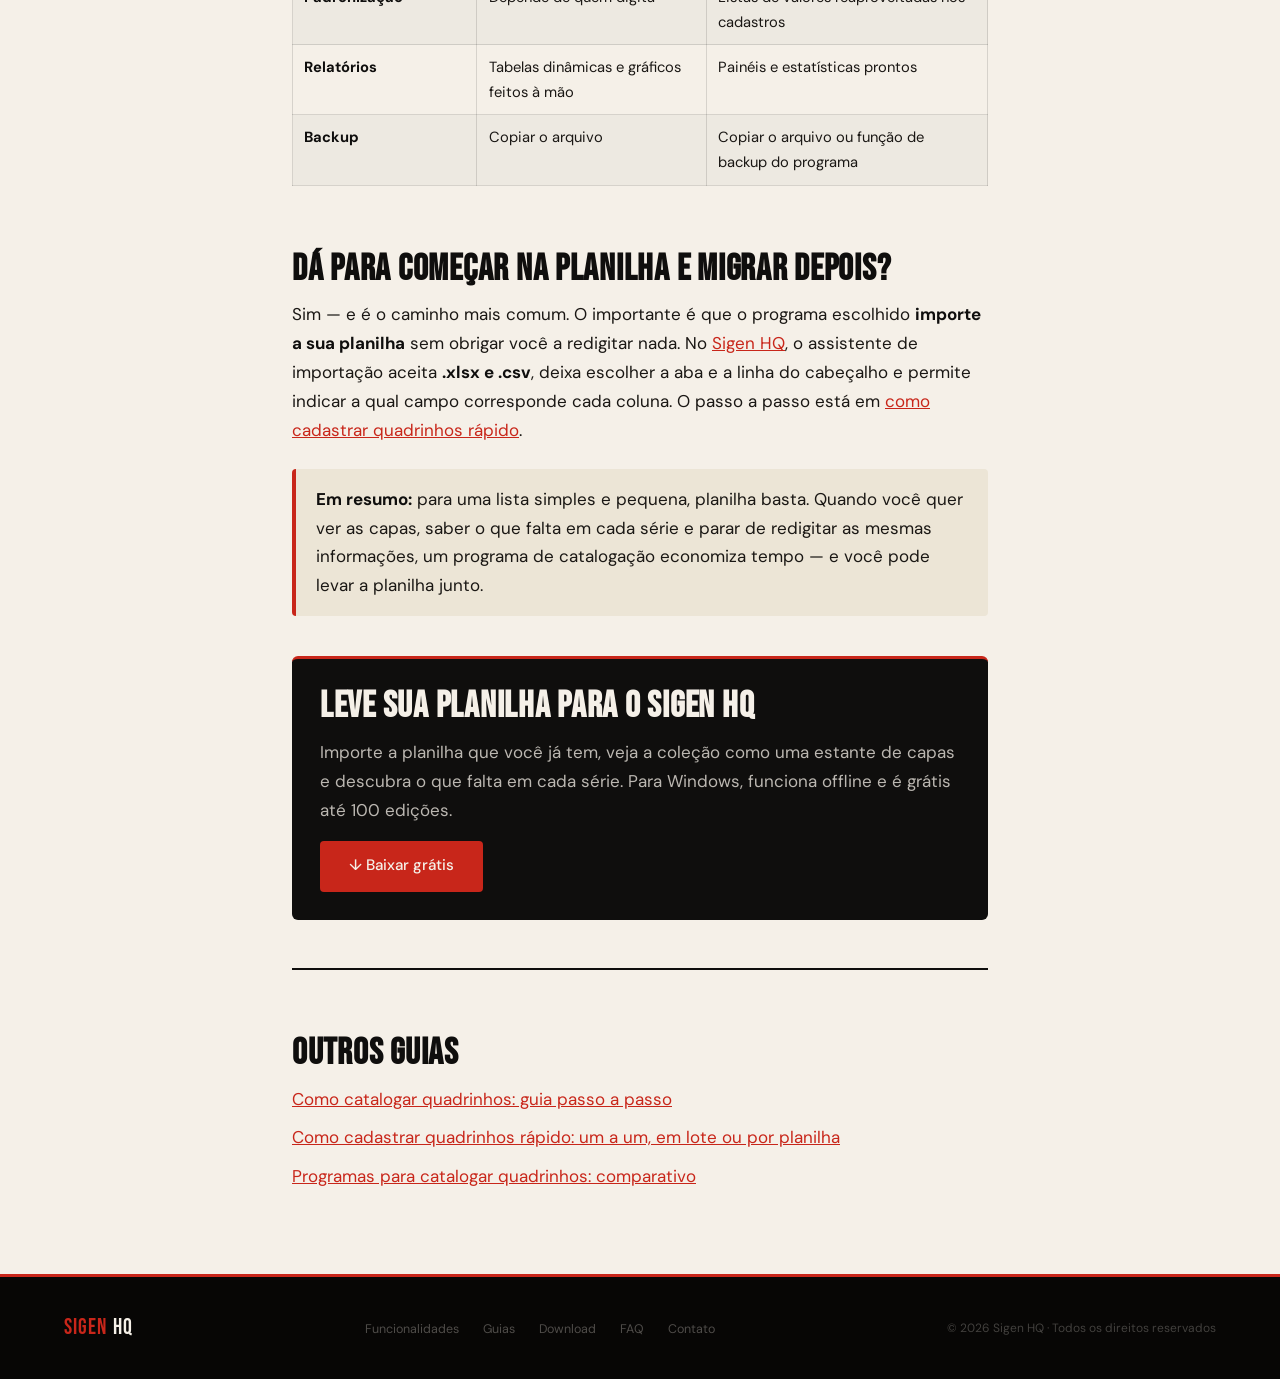
<file: guias/planilha-ou-programa-para-catalogar-hqs/index.html>
<!DOCTYPE html>
<html lang="pt-BR">
<head>
<meta charset="UTF-8">
<meta name="viewport" content="width=device-width, initial-scale=1.0">
<title>Planilha ou programa para catalogar HQs? Vantagens e limites de cada um | Sigen HQ</title>
<meta name="description" content="Excel, Google Planilhas ou um programa de catalogação: compare custo, capas, lista de faltantes, busca e backup para decidir como catalogar sua coleção de quadrinhos.">
<link rel="canonical" href="https://sigenhq.com.br/guias/planilha-ou-programa-para-catalogar-hqs/">
<meta property="og:type" content="article">
<meta property="og:locale" content="pt_BR">
<meta property="og:site_name" content="Sigen HQ">
<meta property="og:title" content="Planilha ou programa para catalogar HQs?">
<meta property="og:description" content="Compare planilha e programa de catalogação para decidir como organizar sua coleção de quadrinhos.">
<meta property="og:url" content="https://sigenhq.com.br/guias/planilha-ou-programa-para-catalogar-hqs/">
<meta property="og:image" content="https://sigenhq.com.br/og-image.png">
<script type="application/ld+json">
{
  "@context": "https://schema.org",
  "@graph": [
    {
      "@type": "Article",
      "headline": "Planilha ou programa para catalogar HQs? Vantagens e limites de cada um",
      "description": "Compare planilha e programa de catalogação para decidir como organizar sua coleção de quadrinhos.",
      "inLanguage": "pt-BR",
      "datePublished": "2026-10-28",
      "dateModified": "2026-10-28",
      "author": { "@type": "Person", "name": "Diego Barrio" },
      "publisher": { "@type": "Organization", "name": "Sigen HQ", "url": "https://sigenhq.com.br/" },
      "mainEntityOfPage": "https://sigenhq.com.br/guias/planilha-ou-programa-para-catalogar-hqs/",
      "image": "https://sigenhq.com.br/og-image.png"
    },
    {
      "@type": "BreadcrumbList",
      "itemListElement": [
        { "@type": "ListItem", "position": 1, "name": "Sigen HQ", "item": "https://sigenhq.com.br/" },
        { "@type": "ListItem", "position": 2, "name": "Guias", "item": "https://sigenhq.com.br/guias/" },
        { "@type": "ListItem", "position": 3, "name": "Planilha ou programa para catalogar HQs", "item": "https://sigenhq.com.br/guias/planilha-ou-programa-para-catalogar-hqs/" }
      ]
    }
  ]
}
</script>
<link rel="preconnect" href="https://fonts.googleapis.com">
<link rel="preconnect" href="https://fonts.gstatic.com" crossorigin>
<link href="https://fonts.googleapis.com/css2?family=Bebas+Neue&family=DM+Sans:ital,opsz,wght@0,9..40,300;0,9..40,400;0,9..40,500;1,9..40,300&display=swap" rel="stylesheet">
<link rel="stylesheet" href="../guia.css">
</head>
<body>

<nav>
  <a class="nav-logo" href="../../"><div class="nav-logo-icon">HQ</div><span>SIGEN</span>&nbsp;HQ</a>
  <ul class="nav-links" id="navLinks">
    <li><a href="../../#funcionalidades">Funcionalidades</a></li>
    <li><a href="../" class="ativo">Guias</a></li>
    <li><a href="../../#faq">FAQ</a></li>
    <li><a href="../../#download" class="nav-cta">Baixar grátis</a></li>
  </ul>
  <button class="hamburger" id="hamburger" aria-label="Menu"><span></span><span></span><span></span></button>
</nav>

<main class="artigo">
  <div class="trilha"><a href="../../">Sigen HQ</a> › <a href="../">Guias</a> › Planilha ou programa</div>
  <div class="rotulo">Guia</div>
  <h1>Planilha ou programa para catalogar HQs?</h1>
  <p class="lead">A planilha é o primeiro passo de quase todo colecionador — e funciona bem por um tempo. Este guia mostra até onde ela vai e quando um programa de catalogação de quadrinhos passa a valer a pena.</p>
  <p class="atualizado">Atualizado em 28 de outubro de 2026</p>

  <h2>Quando a planilha basta</h2>
  <ul>
    <li>A coleção tem <strong>poucas centenas de edições</strong>.</li>
    <li>Você só quer uma <strong>lista</strong> do que tem, sem capas.</li>
    <li>Não precisa controlar empréstimos, valores nem o conteúdo de cada edição.</li>
  </ul>
  <p>Nesses casos, Excel ou Google Planilhas resolvem: são gratuitos, todo mundo sabe usar e dá para filtrar por série ou editora. Uma estrutura simples com colunas <em>Série · Número · Editora · Situação · Observações</em> já ajuda muito.</p>

  <h2>Onde a planilha começa a pesar</h2>
  <ul>
    <li><strong>Capas:</strong> planilha não mostra a coleção como uma estante; reconhecer edições só pelo texto é mais lento.</li>
    <li><strong>Edições que faltam:</strong> descobrir as lacunas de uma série exige criar linhas para as edições que você não tem e manter tudo à mão.</li>
    <li><strong>Digitação repetida:</strong> editora, formato e autores são redigitados em cada linha, e um erro de grafia já quebra filtros e contagens.</li>
    <li><strong>Relações entre edições:</strong> saber em quais revistas uma mesma história foi publicada, ou qual encadernado cobre mais do que você já tem, não cabe bem em linhas e colunas.</li>
    <li><strong>Empréstimos e localização:</strong> é possível anotar, mas não há lembrete nem visão geral.</li>
  </ul>

  <h2>Comparação rápida</h2>
  <div class="tabela-rolagem">
  <table>
    <tr><th></th><th>Planilha</th><th>Programa de catalogação</th></tr>
    <tr><td><strong>Custo</strong></td><td>Grátis</td><td>Varia: grátis, pagamento único ou assinatura</td></tr>
    <tr><td><strong>Cadastrar uma série inteira</strong></td><td>Linha por linha (ou copiar e colar)</td><td>Em lote, informando a faixa de números</td></tr>
    <tr><td><strong>Capas</strong></td><td>Não mostra a coleção visualmente</td><td>Estante ou galeria com as capas</td></tr>
    <tr><td><strong>Lista de faltantes</strong></td><td>Manual</td><td>Automática a partir da série</td></tr>
    <tr><td><strong>Padronização</strong></td><td>Depende de quem digita</td><td>Listas de valores reaproveitadas nos cadastros</td></tr>
    <tr><td><strong>Relatórios</strong></td><td>Tabelas dinâmicas e gráficos feitos à mão</td><td>Painéis e estatísticas prontos</td></tr>
    <tr><td><strong>Backup</strong></td><td>Copiar o arquivo</td><td>Copiar o arquivo ou função de backup do programa</td></tr>
  </table>
  </div>

  <h2>Dá para começar na planilha e migrar depois?</h2>
  <p>Sim — e é o caminho mais comum. O importante é que o programa escolhido <strong>importe a sua planilha</strong> sem obrigar você a redigitar nada. No <a href="../../">Sigen HQ</a>, o assistente de importação aceita <strong>.xlsx e .csv</strong>, deixa escolher a aba e a linha do cabeçalho e permite indicar a qual campo corresponde cada coluna. O passo a passo está em <a href="../como-cadastrar-quadrinhos/">como cadastrar quadrinhos rápido</a>.</p>

  <div class="caixa">
    <p><strong>Em resumo:</strong> para uma lista simples e pequena, planilha basta. Quando você quer ver as capas, saber o que falta em cada série e parar de redigitar as mesmas informações, um programa de catalogação economiza tempo — e você pode levar a planilha junto.</p>
  </div>

  <div class="cta">
    <h2>Leve sua planilha para o Sigen HQ</h2>
    <p>Importe a planilha que você já tem, veja a coleção como uma estante de capas e descubra o que falta em cada série. Para Windows, funciona offline e é grátis até 100 edições.</p>
    <a class="btn" href="../../#download">↓ Baixar grátis</a>
  </div>

  <div class="outros">
    <h2>Outros guias</h2>
    <ul>
      <li><a href="../como-catalogar-quadrinhos/">Como catalogar quadrinhos: guia passo a passo</a></li>
      <li><a href="../como-cadastrar-quadrinhos/">Como cadastrar quadrinhos rápido: um a um, em lote ou por planilha</a></li>
      <li><a href="../programas-para-catalogar-quadrinhos/">Programas para catalogar quadrinhos: comparativo</a></li>
    </ul>
  </div>
</main>

<footer>
  <div class="footer-logo"><span>SIGEN</span> HQ</div>
  <ul class="footer-links">
    <li><a href="../../#funcionalidades">Funcionalidades</a></li>
    <li><a href="../">Guias</a></li>
    <li><a href="../../#download">Download</a></li>
    <li><a href="../../#faq">FAQ</a></li>
    <li><a href="../../#contato">Contato</a></li>
  </ul>
  <div class="footer-copy">© 2026 Sigen HQ · Todos os direitos reservados</div>
</footer>
<script>
const hb=document.getElementById('hamburger'),nl=document.getElementById('navLinks');
hb.addEventListener('click',()=>nl.classList.toggle('open'));
</script>
</body>
</html>
</file>
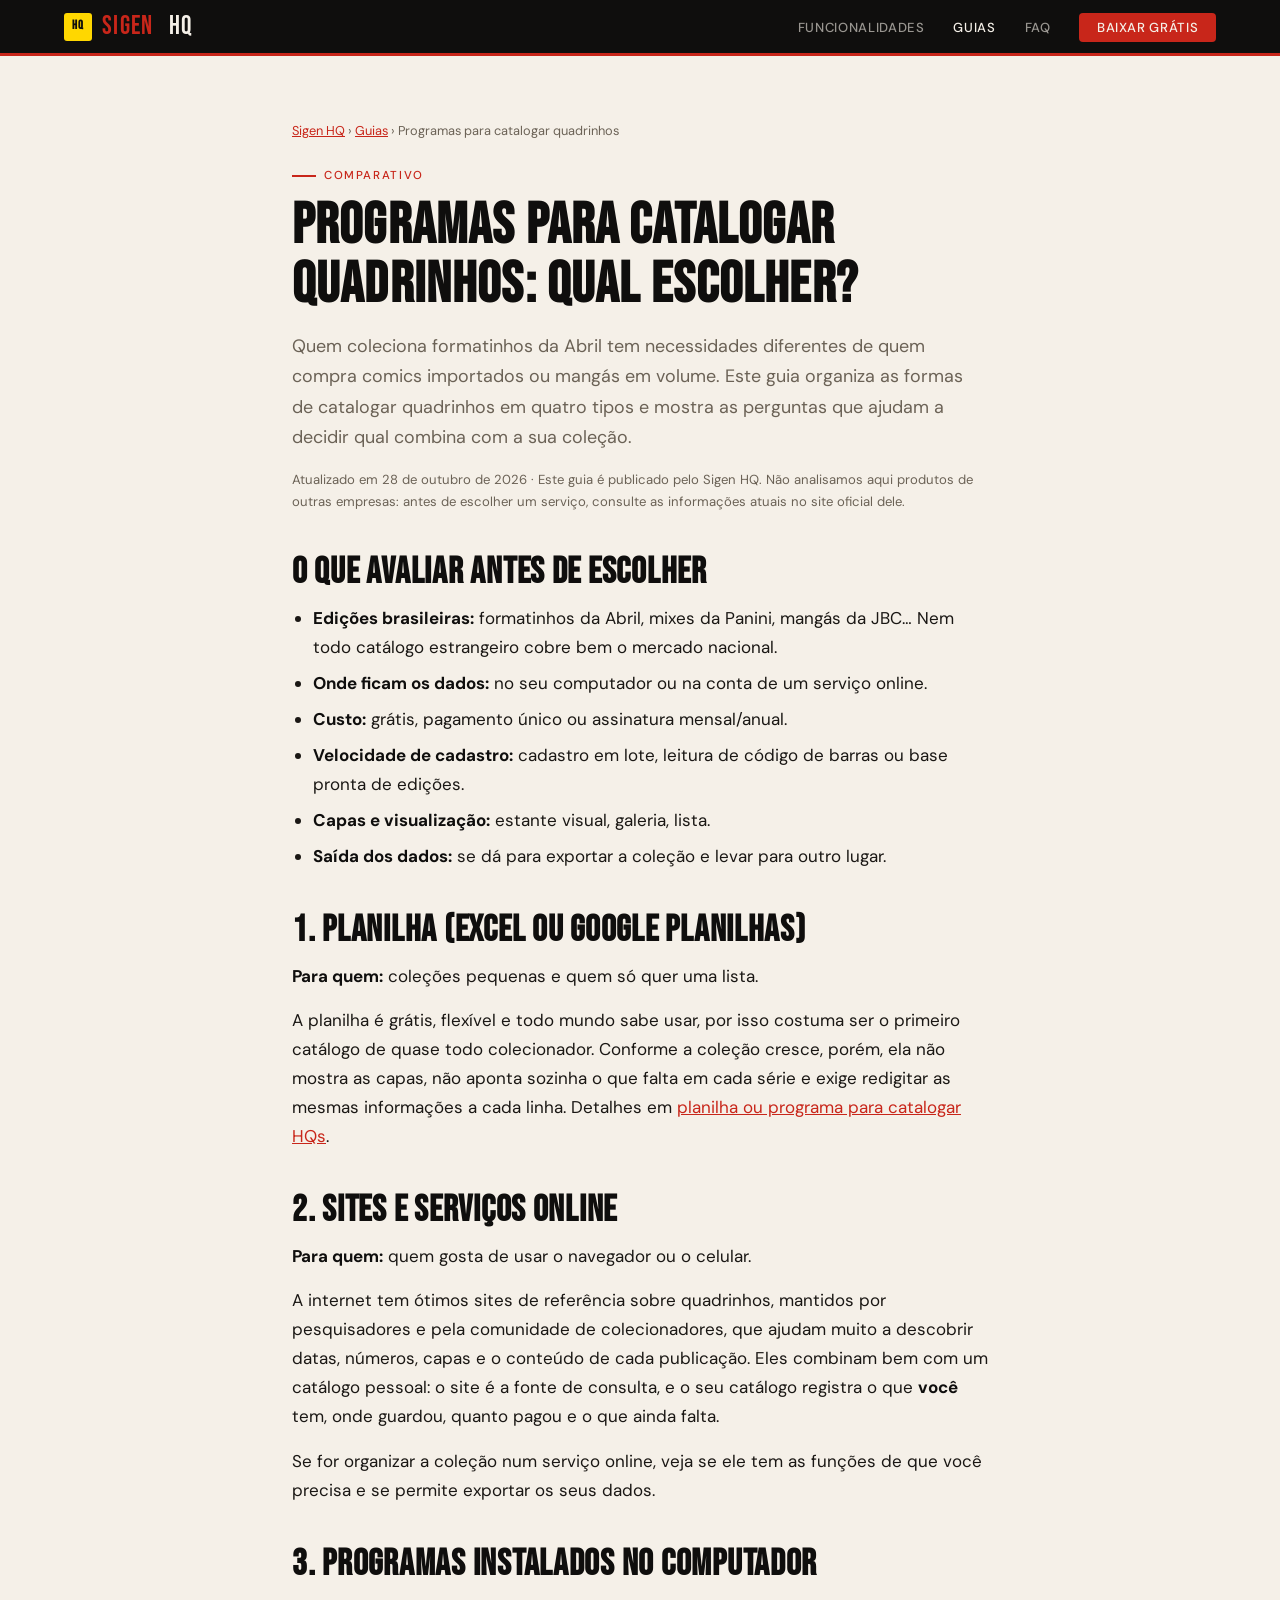
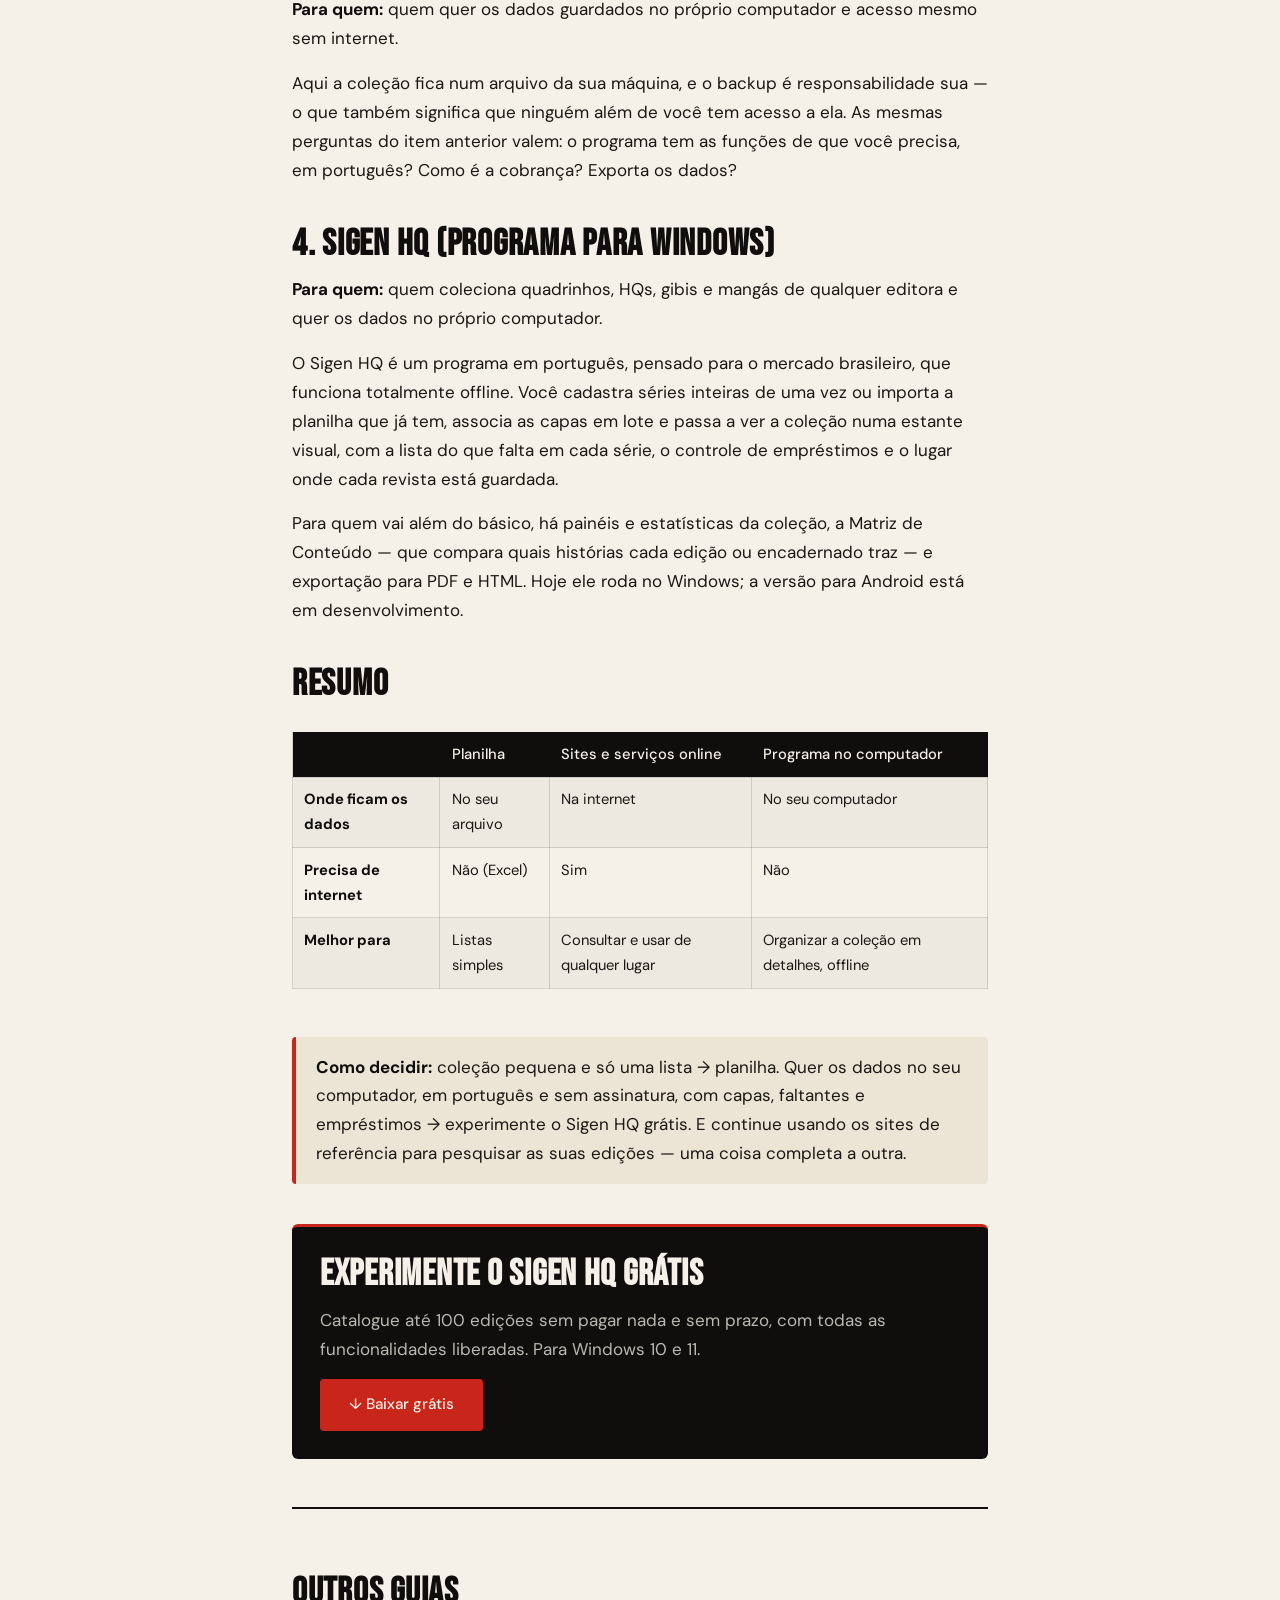
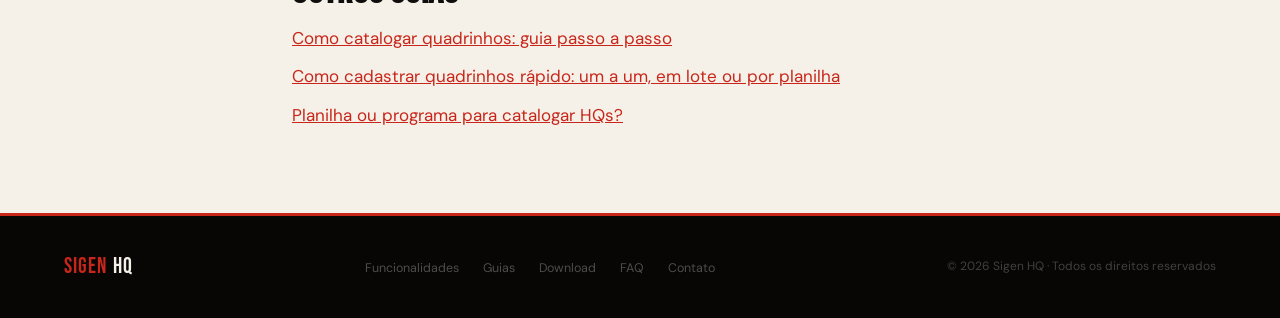
<file: guias/programas-para-catalogar-quadrinhos/index.html>
<!DOCTYPE html>
<html lang="pt-BR">
<head>
<meta charset="UTF-8">
<meta name="viewport" content="width=device-width, initial-scale=1.0">
<title>Programas para catalogar quadrinhos: comparativo para escolher o melhor para você | Sigen HQ</title>
<meta name="description" content="Planilha, serviços online ou programa no computador: veja as perguntas que ajudam a escolher como catalogar sua coleção de quadrinhos, HQs e mangás.">
<link rel="canonical" href="https://sigenhq.com.br/guias/programas-para-catalogar-quadrinhos/">
<meta property="og:type" content="article">
<meta property="og:locale" content="pt_BR">
<meta property="og:site_name" content="Sigen HQ">
<meta property="og:title" content="Programas para catalogar quadrinhos: comparativo">
<meta property="og:description" content="Compare as principais formas de catalogar uma coleção de quadrinhos e escolha a melhor para o seu caso.">
<meta property="og:url" content="https://sigenhq.com.br/guias/programas-para-catalogar-quadrinhos/">
<meta property="og:image" content="https://sigenhq.com.br/og-image.png">
<script type="application/ld+json">
{
  "@context": "https://schema.org",
  "@graph": [
    {
      "@type": "Article",
      "headline": "Programas para catalogar quadrinhos: comparativo para escolher o melhor para você",
      "description": "Compare as principais formas de catalogar uma coleção de quadrinhos, HQs e mangás.",
      "inLanguage": "pt-BR",
      "datePublished": "2026-10-28",
      "dateModified": "2026-10-28",
      "author": { "@type": "Person", "name": "Diego Barrio" },
      "publisher": { "@type": "Organization", "name": "Sigen HQ", "url": "https://sigenhq.com.br/" },
      "mainEntityOfPage": "https://sigenhq.com.br/guias/programas-para-catalogar-quadrinhos/",
      "image": "https://sigenhq.com.br/og-image.png"
    },
    {
      "@type": "BreadcrumbList",
      "itemListElement": [
        { "@type": "ListItem", "position": 1, "name": "Sigen HQ", "item": "https://sigenhq.com.br/" },
        { "@type": "ListItem", "position": 2, "name": "Guias", "item": "https://sigenhq.com.br/guias/" },
        { "@type": "ListItem", "position": 3, "name": "Programas para catalogar quadrinhos", "item": "https://sigenhq.com.br/guias/programas-para-catalogar-quadrinhos/" }
      ]
    }
  ]
}
</script>
<link rel="preconnect" href="https://fonts.googleapis.com">
<link rel="preconnect" href="https://fonts.gstatic.com" crossorigin>
<link href="https://fonts.googleapis.com/css2?family=Bebas+Neue&family=DM+Sans:ital,opsz,wght@0,9..40,300;0,9..40,400;0,9..40,500;1,9..40,300&display=swap" rel="stylesheet">
<link rel="stylesheet" href="../guia.css">
</head>
<body>

<nav>
  <a class="nav-logo" href="../../"><div class="nav-logo-icon">HQ</div><span>SIGEN</span>&nbsp;HQ</a>
  <ul class="nav-links" id="navLinks">
    <li><a href="../../#funcionalidades">Funcionalidades</a></li>
    <li><a href="../" class="ativo">Guias</a></li>
    <li><a href="../../#faq">FAQ</a></li>
    <li><a href="../../#download" class="nav-cta">Baixar grátis</a></li>
  </ul>
  <button class="hamburger" id="hamburger" aria-label="Menu"><span></span><span></span><span></span></button>
</nav>

<main class="artigo">
  <div class="trilha"><a href="../../">Sigen HQ</a> › <a href="../">Guias</a> › Programas para catalogar quadrinhos</div>
  <div class="rotulo">Comparativo</div>
  <h1>Programas para catalogar quadrinhos: qual escolher?</h1>
  <p class="lead">Quem coleciona formatinhos da Abril tem necessidades diferentes de quem compra comics importados ou mangás em volume. Este guia organiza as formas de catalogar quadrinhos em quatro tipos e mostra as perguntas que ajudam a decidir qual combina com a sua coleção.</p>
  <p class="atualizado">Atualizado em 28 de outubro de 2026 · Este guia é publicado pelo Sigen HQ. Não analisamos aqui produtos de outras empresas: antes de escolher um serviço, consulte as informações atuais no site oficial dele.</p>

  <h2>O que avaliar antes de escolher</h2>
  <ul>
    <li><strong>Edições brasileiras:</strong> formatinhos da Abril, mixes da Panini, mangás da JBC… Nem todo catálogo estrangeiro cobre bem o mercado nacional.</li>
    <li><strong>Onde ficam os dados:</strong> no seu computador ou na conta de um serviço online.</li>
    <li><strong>Custo:</strong> grátis, pagamento único ou assinatura mensal/anual.</li>
    <li><strong>Velocidade de cadastro:</strong> cadastro em lote, leitura de código de barras ou base pronta de edições.</li>
    <li><strong>Capas e visualização:</strong> estante visual, galeria, lista.</li>
    <li><strong>Saída dos dados:</strong> se dá para exportar a coleção e levar para outro lugar.</li>
  </ul>

  <h2>1. Planilha (Excel ou Google Planilhas)</h2>
  <p><strong>Para quem:</strong> coleções pequenas e quem só quer uma lista.</p>
  <p>A planilha é grátis, flexível e todo mundo sabe usar, por isso costuma ser o primeiro catálogo de quase todo colecionador. Conforme a coleção cresce, porém, ela não mostra as capas, não aponta sozinha o que falta em cada série e exige redigitar as mesmas informações a cada linha. Detalhes em <a href="../planilha-ou-programa-para-catalogar-hqs/">planilha ou programa para catalogar HQs</a>.</p>

  <h2>2. Sites e serviços online</h2>
  <p><strong>Para quem:</strong> quem gosta de usar o navegador ou o celular.</p>
  <p>A internet tem ótimos sites de referência sobre quadrinhos, mantidos por pesquisadores e pela comunidade de colecionadores, que ajudam muito a descobrir datas, números, capas e o conteúdo de cada publicação. Eles combinam bem com um catálogo pessoal: o site é a fonte de consulta, e o seu catálogo registra o que <strong>você</strong> tem, onde guardou, quanto pagou e o que ainda falta.</p>
  <p>Se for organizar a coleção num serviço online, veja se ele tem as funções de que você precisa e se permite exportar os seus dados.</p>

  <h2>3. Programas instalados no computador</h2>
  <p><strong>Para quem:</strong> quem quer os dados guardados no próprio computador e acesso mesmo sem internet.</p>
  <p>Aqui a coleção fica num arquivo da sua máquina, e o backup é responsabilidade sua — o que também significa que ninguém além de você tem acesso a ela. As mesmas perguntas do item anterior valem: o programa tem as funções de que você precisa, em português? Como é a cobrança? Exporta os dados?</p>

  <h2>4. Sigen HQ (programa para Windows)</h2>
  <p><strong>Para quem:</strong> quem coleciona quadrinhos, HQs, gibis e mangás de qualquer editora e quer os dados no próprio computador.</p>
  <p>O Sigen HQ é um programa em português, pensado para o mercado brasileiro, que funciona totalmente offline. Você cadastra séries inteiras de uma vez ou importa a planilha que já tem, associa as capas em lote e passa a ver a coleção numa estante visual, com a lista do que falta em cada série, o controle de empréstimos e o lugar onde cada revista está guardada.</p>
  <p>Para quem vai além do básico, há painéis e estatísticas da coleção, a Matriz de Conteúdo — que compara quais histórias cada edição ou encadernado traz — e exportação para PDF e HTML. Hoje ele roda no Windows; a versão para Android está em desenvolvimento.</p>

  <h2>Resumo</h2>
  <div class="tabela-rolagem">
  <table>
    <tr><th></th><th>Planilha</th><th>Sites e serviços online</th><th>Programa no computador</th></tr>
    <tr><td><strong>Onde ficam os dados</strong></td><td>No seu arquivo</td><td>Na internet</td><td>No seu computador</td></tr>
    <tr><td><strong>Precisa de internet</strong></td><td>Não (Excel)</td><td>Sim</td><td>Não</td></tr>
    <tr><td><strong>Melhor para</strong></td><td>Listas simples</td><td>Consultar e usar de qualquer lugar</td><td>Organizar a coleção em detalhes, offline</td></tr>
  </table>
  </div>

  <div class="caixa">
    <p><strong>Como decidir:</strong> coleção pequena e só uma lista → planilha. Quer os dados no seu computador, em português e sem assinatura, com capas, faltantes e empréstimos → experimente o Sigen HQ grátis. E continue usando os sites de referência para pesquisar as suas edições — uma coisa completa a outra.</p>
  </div>

  <div class="cta">
    <h2>Experimente o Sigen HQ grátis</h2>
    <p>Catalogue até 100 edições sem pagar nada e sem prazo, com todas as funcionalidades liberadas. Para Windows 10 e 11.</p>
    <a class="btn" href="../../#download">↓ Baixar grátis</a>
  </div>

  <div class="outros">
    <h2>Outros guias</h2>
    <ul>
      <li><a href="../como-catalogar-quadrinhos/">Como catalogar quadrinhos: guia passo a passo</a></li>
      <li><a href="../como-cadastrar-quadrinhos/">Como cadastrar quadrinhos rápido: um a um, em lote ou por planilha</a></li>
      <li><a href="../planilha-ou-programa-para-catalogar-hqs/">Planilha ou programa para catalogar HQs?</a></li>
    </ul>
  </div>
</main>

<footer>
  <div class="footer-logo"><span>SIGEN</span> HQ</div>
  <ul class="footer-links">
    <li><a href="../../#funcionalidades">Funcionalidades</a></li>
    <li><a href="../">Guias</a></li>
    <li><a href="../../#download">Download</a></li>
    <li><a href="../../#faq">FAQ</a></li>
    <li><a href="../../#contato">Contato</a></li>
  </ul>
  <div class="footer-copy">© 2026 Sigen HQ · Todos os direitos reservados</div>
</footer>
<script>
const hb=document.getElementById('hamburger'),nl=document.getElementById('navLinks');
hb.addEventListener('click',()=>nl.classList.toggle('open'));
</script>
</body>
</html>
</file>
<file: guias/guia.css>
/* Estilo dos guias — mesmas cores, fontes, menu e rodapé da página principal */
*,*::before,*::after{box-sizing:border-box;margin:0;padding:0}
:root{
  --ink:#0f0e0d;--paper:#f5f0e8;--paper-dark:#ece5d6;--red:#c8261a;--red-dark:#9e1c12;
  --gold:#ffd700;--text:#1a1714;--muted:#6b6256;--border:rgba(15,14,13,0.13);--radius:4px;
}
html{scroll-behavior:smooth}
body{font-family:'DM Sans',sans-serif;background:var(--paper);color:var(--text);font-size:17px;line-height:1.7;overflow-x:hidden;}

/* menu (igual ao da página principal) */
nav{position:sticky;top:0;z-index:100;background:var(--ink);display:flex;align-items:center;justify-content:space-between;
  padding:0 clamp(1.5rem,5vw,4rem);height:56px;border-bottom:3px solid var(--red);}
.nav-logo{font-family:'Bebas Neue',sans-serif;font-size:1.6rem;color:var(--paper);letter-spacing:.05em;text-decoration:none;display:flex;align-items:center;gap:10px;}
.nav-logo-icon{width:28px;height:28px;background:var(--gold);border-radius:3px;display:flex;align-items:center;justify-content:center;font-size:.75rem;color:var(--ink);font-weight:700;}
.nav-logo span{color:var(--red);}
.nav-links{display:flex;gap:1.8rem;list-style:none;align-items:center;}
.nav-links a{color:rgba(245,240,232,.6);text-decoration:none;font-size:.82rem;font-weight:500;letter-spacing:.05em;text-transform:uppercase;transition:color .2s;}
.nav-links a:hover,.nav-links a.ativo{color:var(--paper);}
.nav-cta{background:var(--red) !important;color:var(--paper) !important;padding:.4rem 1.1rem;border-radius:var(--radius);}
.nav-cta:hover{background:var(--red-dark) !important;}
.hamburger{display:none;flex-direction:column;gap:5px;cursor:pointer;background:none;border:none;padding:4px;}
.hamburger span{display:block;width:22px;height:2px;background:var(--paper);border-radius:2px;}

/* artigo */
.artigo{max-width:760px;margin:0 auto;padding:clamp(2rem,6vw,4rem) clamp(1.25rem,5vw,2rem) 4rem;}
.trilha{font-size:.8rem;color:var(--muted);margin-bottom:1.5rem;}
.trilha a{color:var(--muted);}
.rotulo{font-size:.72rem;font-weight:500;letter-spacing:.14em;text-transform:uppercase;color:var(--red);margin-bottom:.75rem;display:flex;align-items:center;gap:8px;}
.rotulo::before{content:'';display:block;width:24px;height:2px;background:var(--red);}
h1{font-family:'Bebas Neue',sans-serif;font-size:clamp(2.4rem,6vw,3.6rem);line-height:1.02;letter-spacing:.02em;color:var(--ink);margin-bottom:1rem;}
.lead{font-size:1.12rem;color:var(--muted);margin-bottom:2rem;}
.artigo h2{font-family:'Bebas Neue',sans-serif;font-size:clamp(1.7rem,4vw,2.3rem);line-height:1.05;letter-spacing:.02em;color:var(--ink);margin:2.5rem 0 .75rem;}
.artigo h3{font-family:'Bebas Neue',sans-serif;font-size:1.35rem;letter-spacing:.03em;color:var(--ink);margin:1.75rem 0 .4rem;}
.artigo p{margin-bottom:1rem;}
.artigo ul,.artigo ol{margin:0 0 1.2rem 1.3rem;}
.artigo li{margin-bottom:.45rem;}
.artigo a{color:var(--red);}
.artigo strong{color:var(--ink);}
.caixa{background:var(--paper-dark);border-left:4px solid var(--red);padding:1rem 1.25rem;margin:1.5rem 0;border-radius:var(--radius);}
.caixa p:last-child{margin-bottom:0;}
.atualizado{font-size:.82rem;color:var(--muted);margin-bottom:2rem;}
table{width:100%;border-collapse:collapse;margin:1rem 0 1.5rem;font-size:.92rem;}
th,td{border:1px solid var(--border);padding:.6rem .7rem;text-align:left;vertical-align:top;}
th{background:var(--ink);color:var(--paper);font-weight:500;}
tr:nth-child(even) td{background:rgba(15,14,13,.03);}
.tabela-rolagem{overflow-x:auto;}

/* chamada para baixar */
.cta{background:var(--ink);color:var(--paper);border-radius:6px;padding:1.75rem;margin:2.5rem 0 1rem;border-top:3px solid var(--red);}
.cta h2{color:var(--paper) !important;margin-top:0 !important;}
.cta p{color:rgba(245,240,232,.75);}
.btn{display:inline-flex;align-items:center;gap:10px;background:var(--red);color:var(--paper) !important;text-decoration:none;font-weight:500;
  font-size:.95rem;padding:.8rem 1.8rem;border-radius:var(--radius);transition:background .2s;}
.btn:hover{background:var(--red-dark);}

/* outros guias */
.outros{margin-top:3rem;padding-top:1.5rem;border-top:2px solid var(--ink);}
.outros ul{list-style:none;margin-left:0;}
.outros li{margin-bottom:.6rem;}
.cartoes{display:grid;grid-template-columns:repeat(auto-fit,minmax(280px,1fr));gap:1rem;margin-top:1.5rem;}
.cartao{display:block;background:#fff;border:1px solid var(--border);border-radius:6px;padding:1.25rem 1.4rem;text-decoration:none;color:var(--text) !important;transition:transform .15s,box-shadow .15s;}
.cartao:hover{transform:translateY(-2px);box-shadow:0 8px 24px rgba(0,0,0,.08);}
.cartao h2{font-size:1.5rem !important;margin:0 0 .35rem !important;color:var(--ink);}
.cartao p{color:var(--muted);font-size:.92rem;margin:0;}

footer{background:#070605;padding:2rem clamp(1.5rem,5vw,4rem);display:flex;justify-content:space-between;align-items:center;flex-wrap:wrap;gap:1rem;border-top:3px solid var(--red);}
.footer-logo{font-family:'Bebas Neue',sans-serif;font-size:1.4rem;color:var(--paper);letter-spacing:.05em;}
.footer-logo span{color:var(--red);}
.footer-links{display:flex;gap:1.5rem;list-style:none;flex-wrap:wrap;}
.footer-links a{font-size:.78rem;color:rgba(245,240,232,.3);text-decoration:none;}
.footer-links a:hover{color:var(--paper);}
.footer-copy{font-size:.75rem;color:rgba(245,240,232,.25);}

@media(max-width:660px){
  .nav-links{display:none;}
  .hamburger{display:flex;}
  .nav-links.open{display:flex;flex-direction:column;position:fixed;top:56px;inset-inline:0;background:var(--ink);padding:1.5rem 2rem;gap:1.5rem;border-top:2px solid var(--red);z-index:99;}
  footer{flex-direction:column;text-align:center;}
}
</file>
